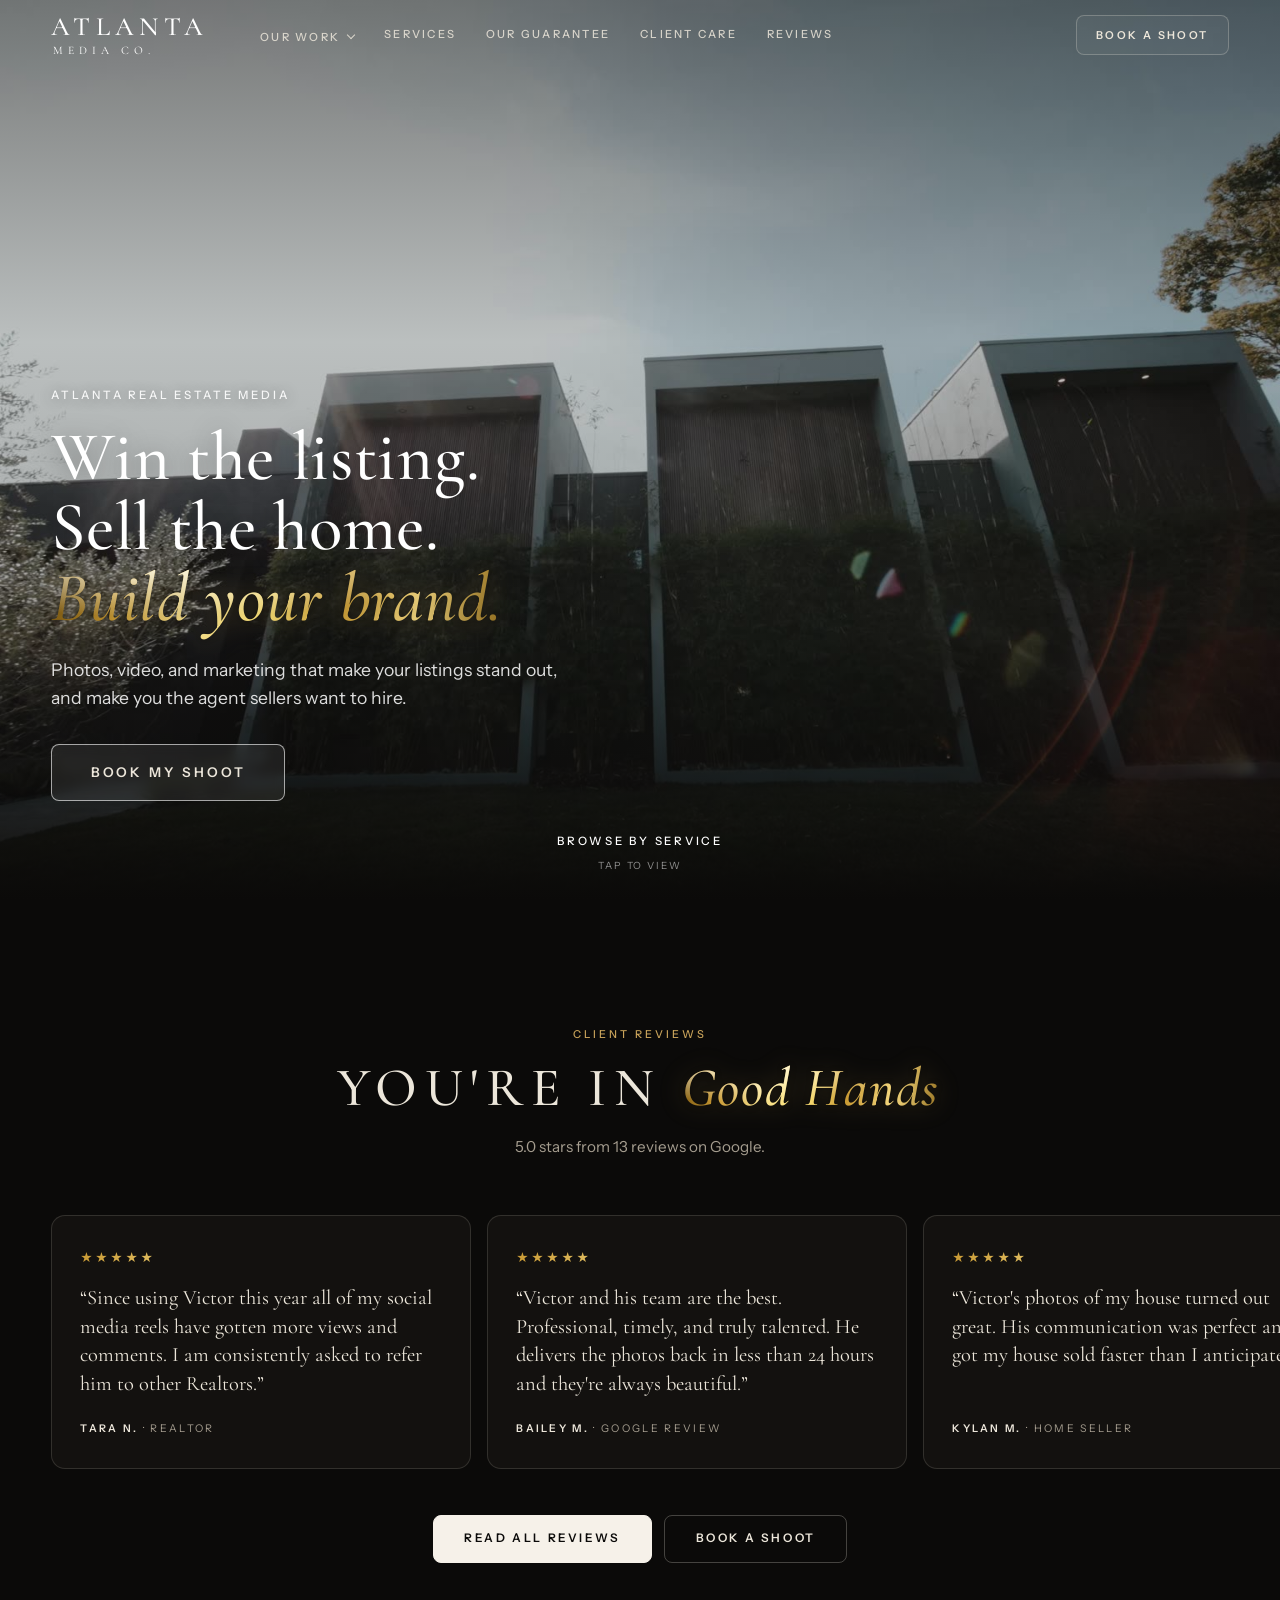
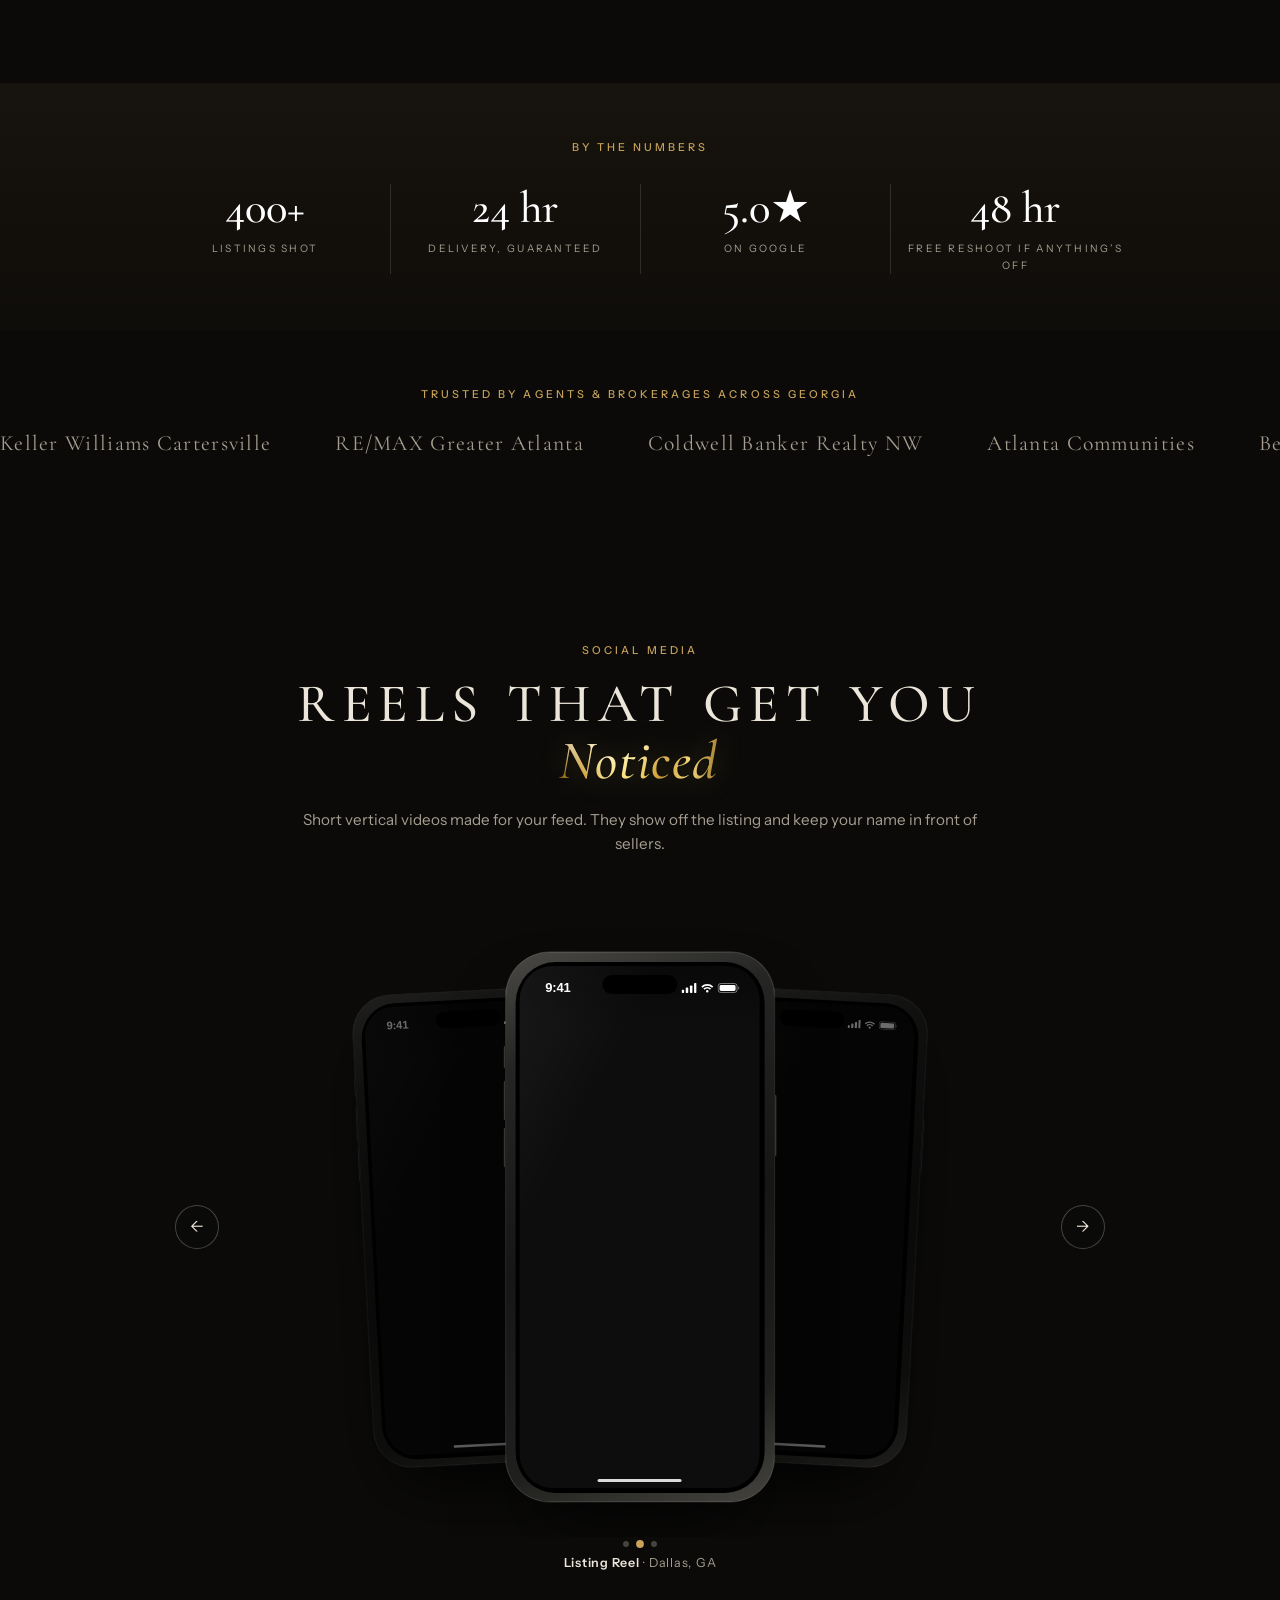
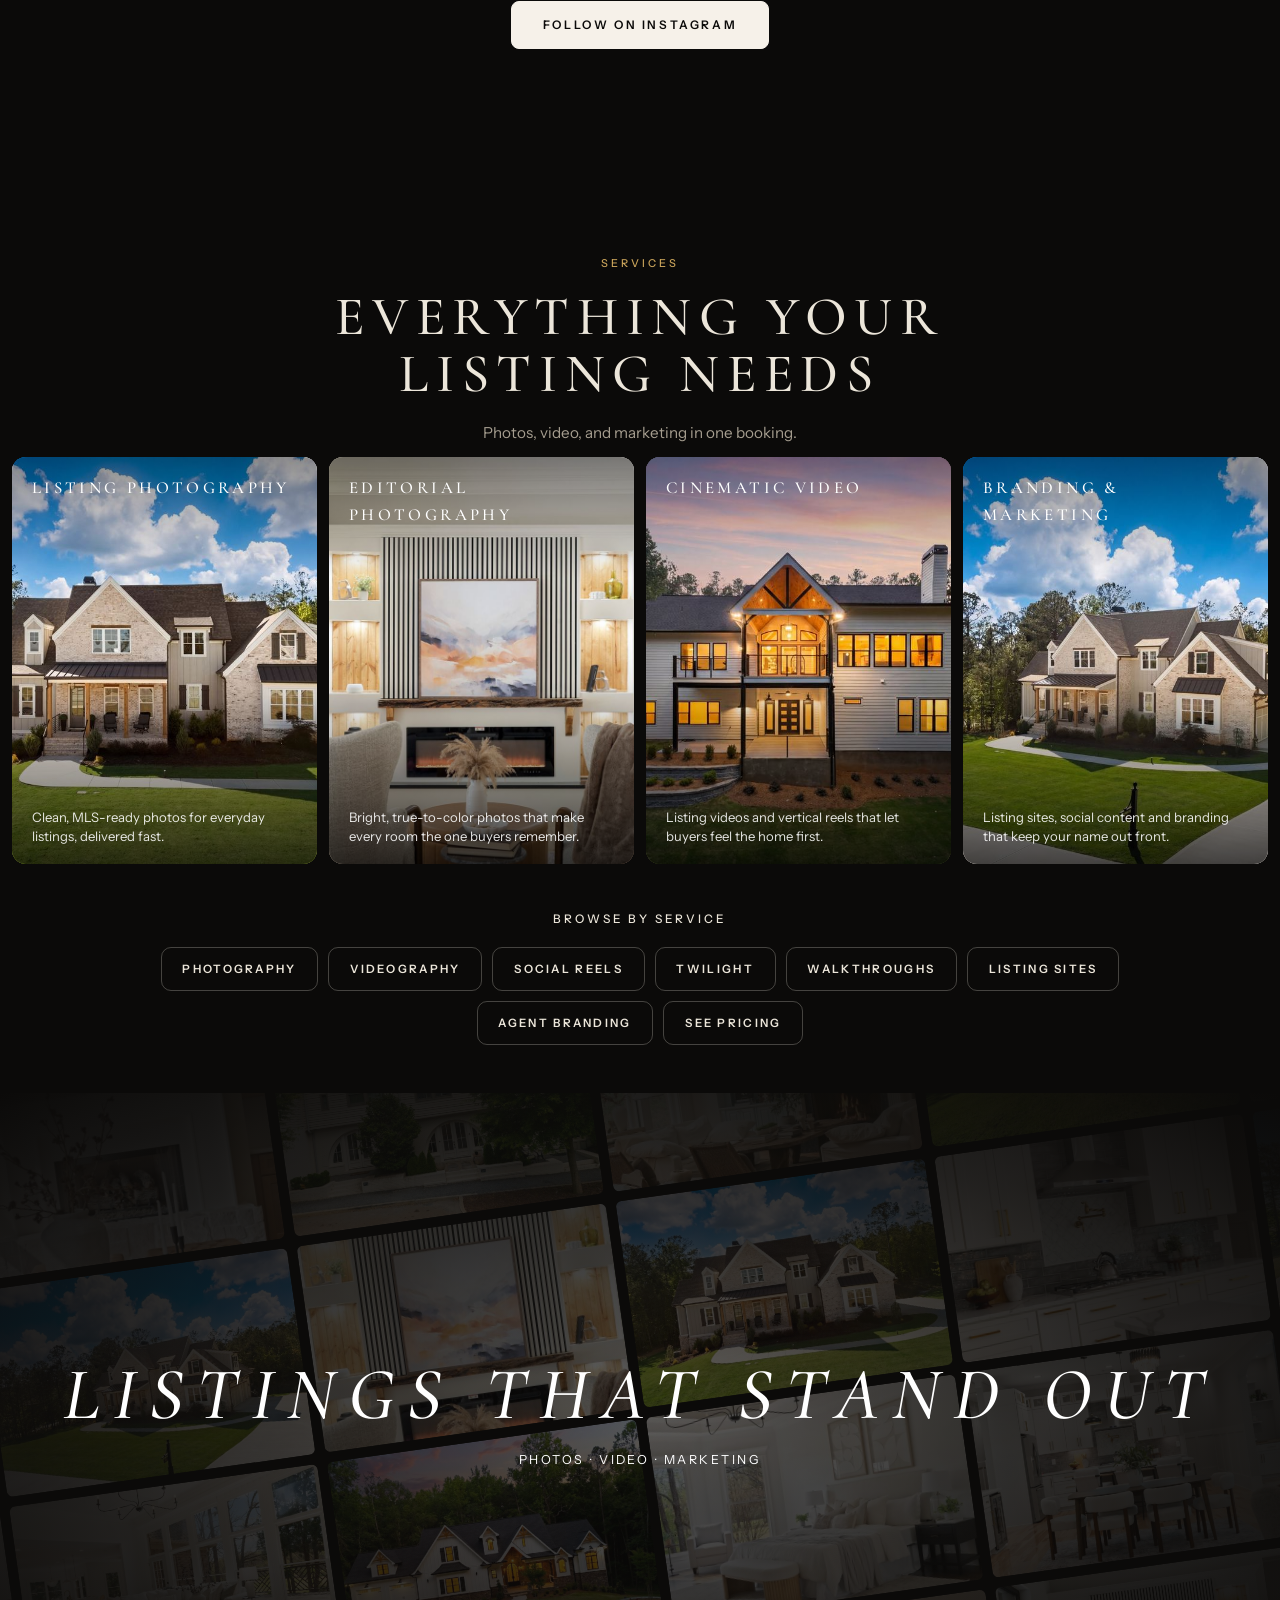
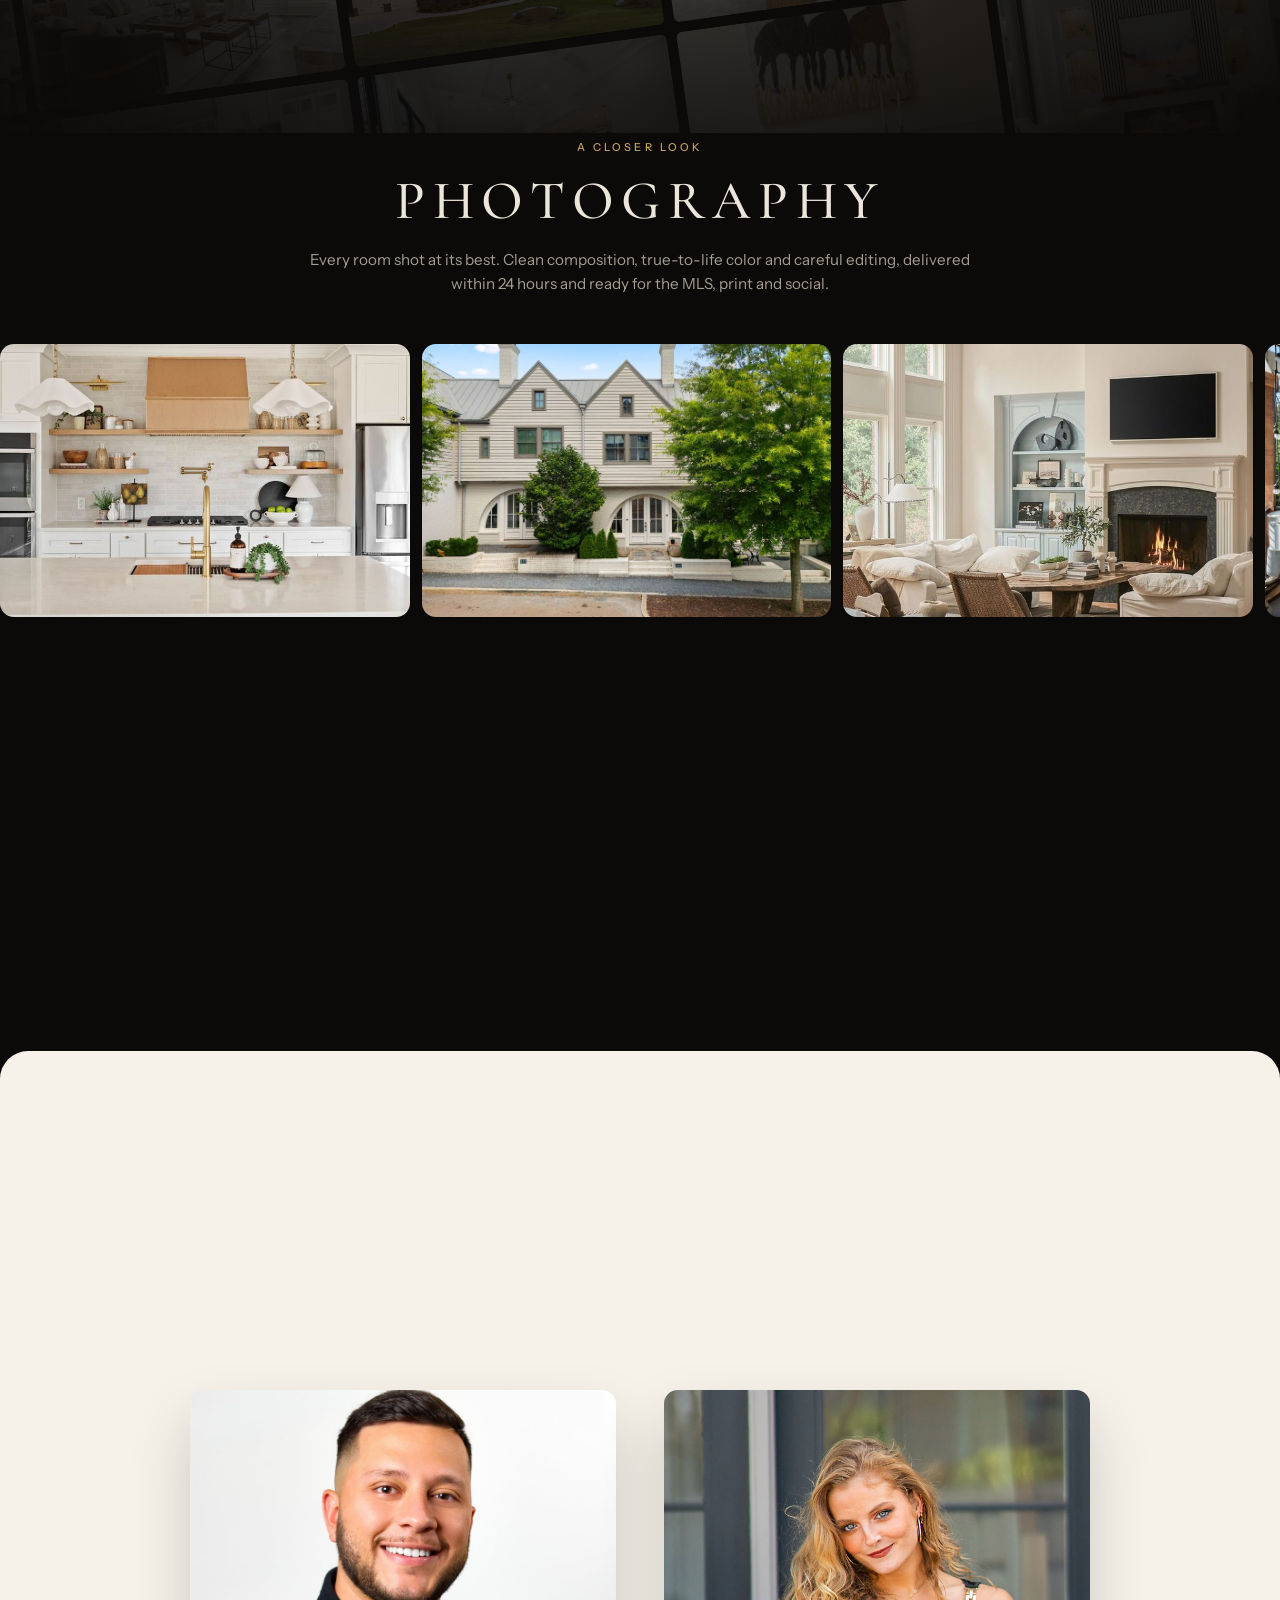
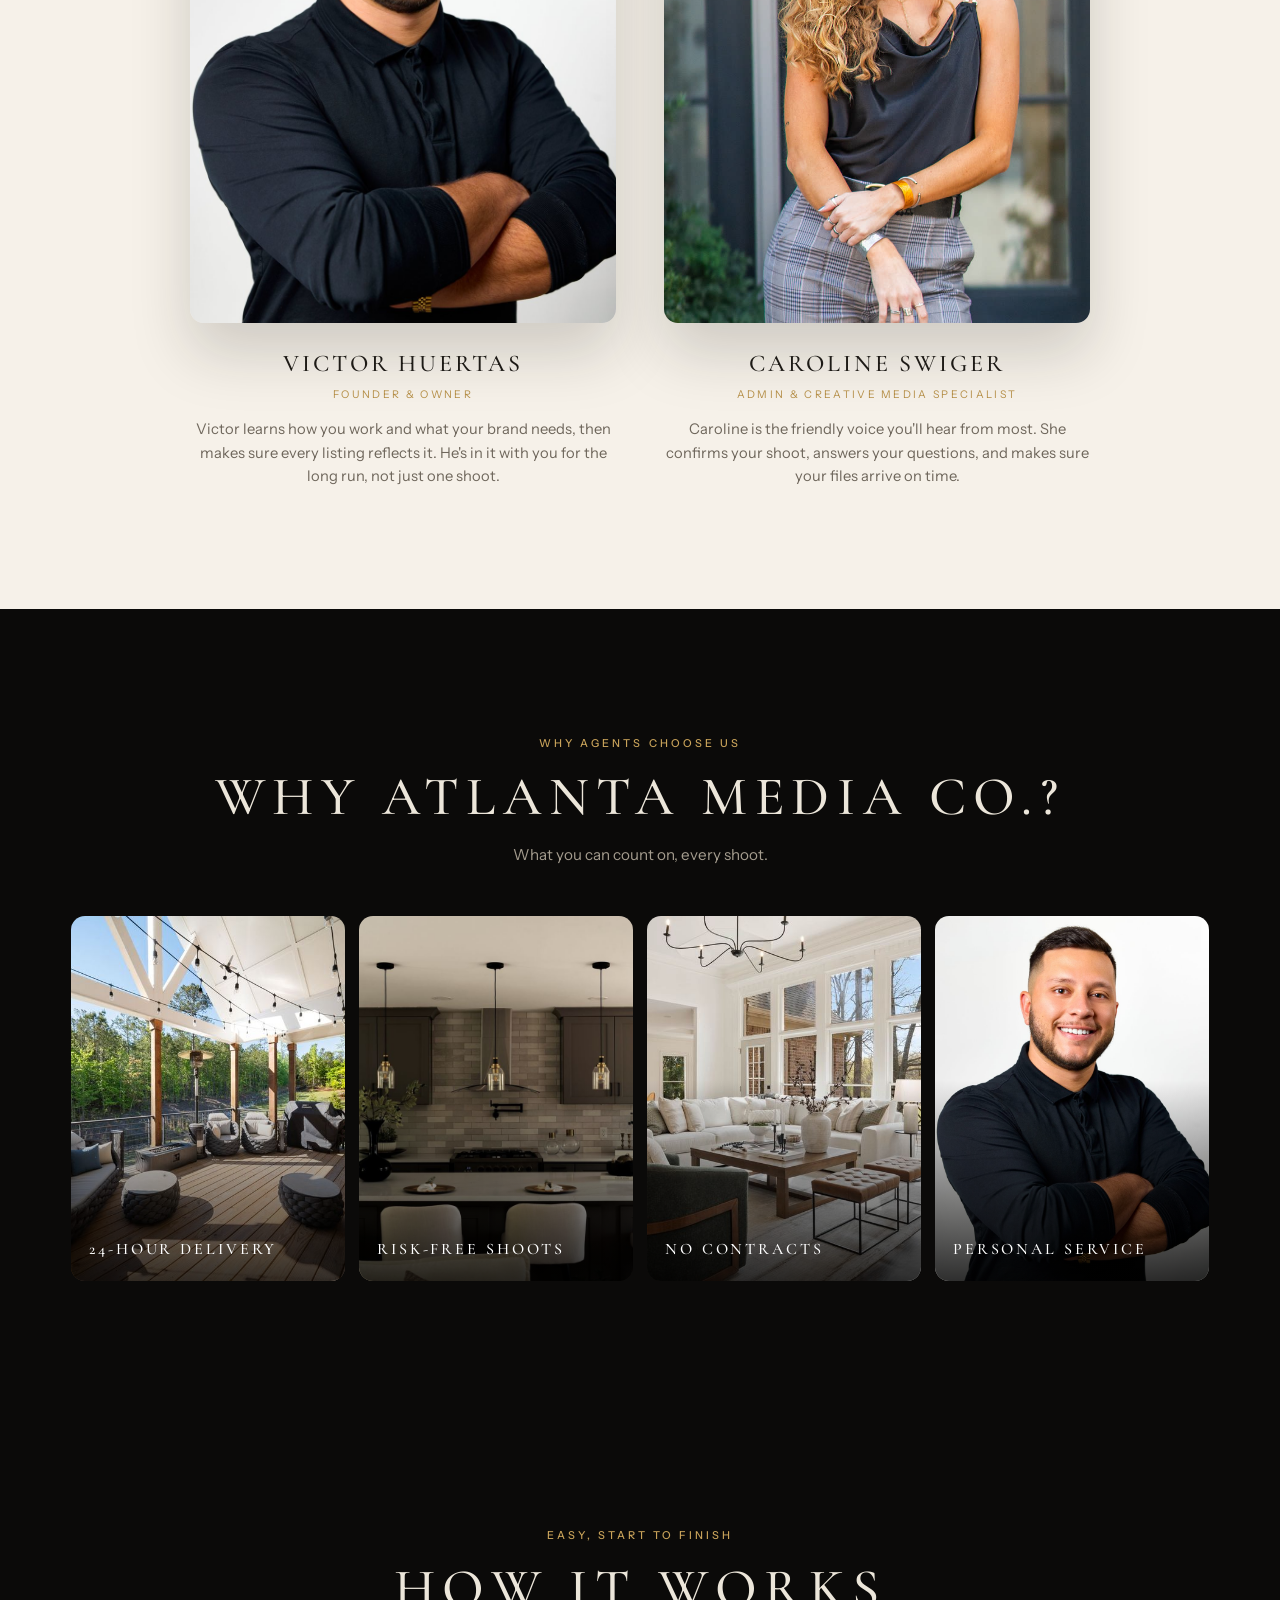
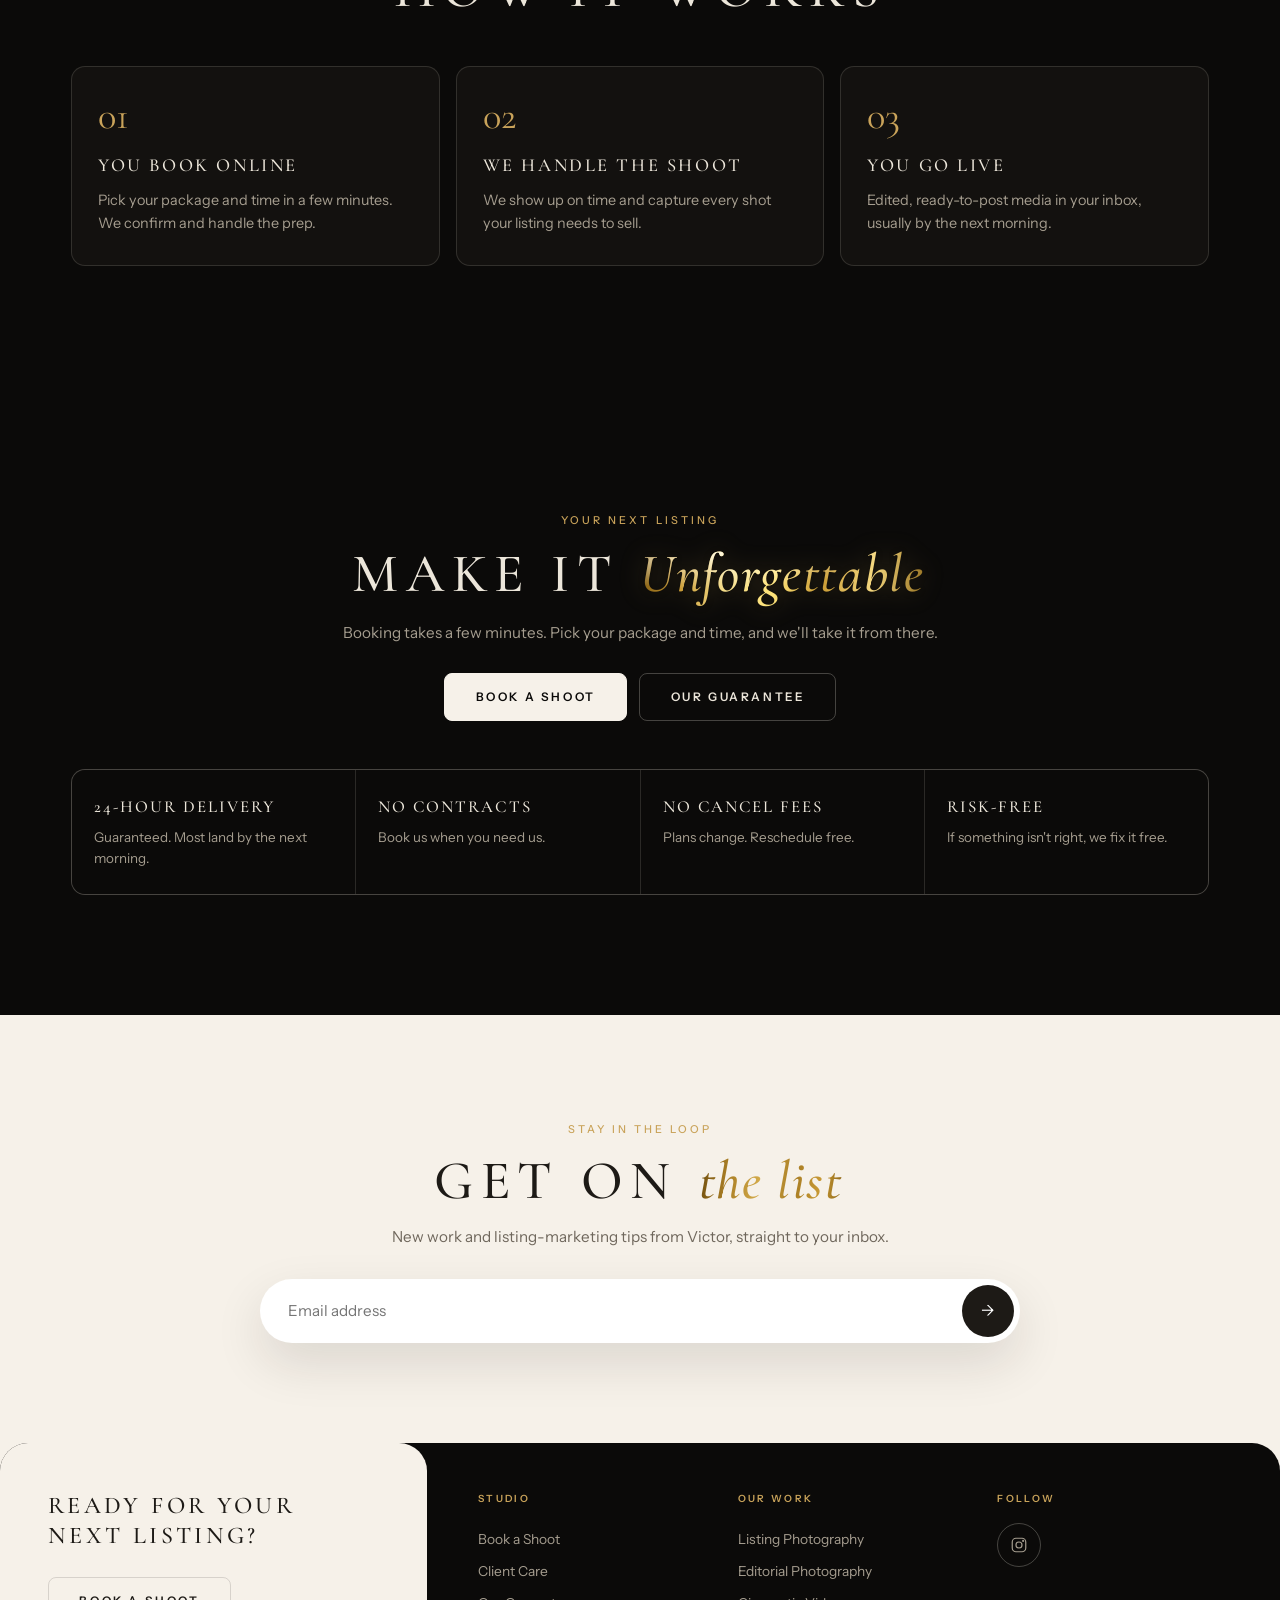
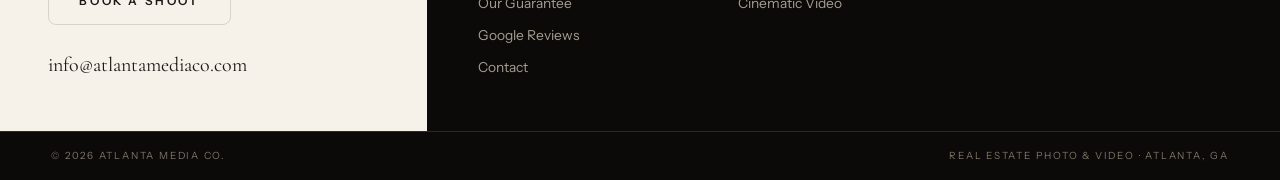
<file: index.html>
<!DOCTYPE html>
<html lang="en">
<head>
<meta charset="UTF-8">
<meta name="viewport" content="width=device-width, initial-scale=1.0">
<title>Atlanta Media Co. — Real Estate Photo &amp; Video</title>
<meta name="description" content="Photo, video, and marketing for Atlanta &amp; North Georgia agents. Help your listings stand out, sell, and build your brand.">
<meta property="og:type" content="website">
<meta property="og:url" content="https://atlantamediaco.com/">
<meta property="og:title" content="Atlanta Media Co. — Real Estate Photo &amp; Video">
<meta property="og:description" content="Photo, video, and marketing for Atlanta &amp; North Georgia agents. Help your listings stand out, sell, and build your brand.">
<meta property="og:image" content="https://atlantamediaco.com/share-card.jpg">
<meta property="og:image:width" content="1200">
<meta property="og:image:height" content="630">
<meta name="twitter:card" content="summary_large_image">
<meta name="twitter:image" content="https://atlantamediaco.com/share-card.jpg">
<link rel="preconnect" href="https://fonts.googleapis.com">
<link rel="preconnect" href="https://fonts.gstatic.com" crossorigin>
<link href="https://fonts.googleapis.com/css2?family=Cormorant+Garamond:ital,wght@0,400;0,500;0,600;1,400;1,500&family=Instrument+Sans:wght@400;500;600&display=swap" rel="stylesheet">
<link rel="stylesheet" href="/styles.css?v=24">
</head>
<body id="top">

<!-- HERO -->
<section class="hero intro">
  <div class="hero-media" style="background-image:url(hero-poster.jpg)">
    <iframe src="https://player.vimeo.com/video/1220375566?h=3c1de00dcf&background=1&autoplay=1&loop=1&muted=1&autopause=0" allow="autoplay; fullscreen" title="Atlanta Media Co. showreel"></iframe>
  </div>
  <div class="hero-in">
    <p class="tagline he d1">Atlanta Real Estate Media</p>
    <h1 class="he d2">Win the listing.<br>Sell the home.<br><em>Build your brand.</em></h1>
    <p class="lede he d3">Photos, video, and marketing that make your listings stand out, and make you the agent sellers want to hire.</p>
    <div class="btns he d4">
      <a class="btn btn-glass" href="https://order.atlantamediaco.com/order/atlmediaco/media">Book My Shoot</a>
    </div>
  </div>
  <a class="hero-foot he d4" href="#services"><span class="caps">Browse by Service</span><small>Tap to view</small></a>
</section>

<!-- REVIEWS -->
<section id="reviews" class="sec">
  <div class="wrap sec-head rv">
    <span class="eyebrow">Client reviews</span>
    <h2 class="h-lg">You're in <em>Good Hands</em></h2>
    <p>5.0 stars from 13 reviews on Google.</p>
  </div>
  <div class="reviews">
    <article class="review"><span class="stars">★★★★★</span><q>Since using Victor this year all of my social media reels have gotten more views and comments. I am consistently asked to refer him to other Realtors.</q><span class="who"><b>Tara N.</b> · Realtor</span></article>
    <article class="review"><span class="stars">★★★★★</span><q>Victor and his team are the best. Professional, timely, and truly talented. He delivers the photos back in less than 24 hours and they're always beautiful.</q><span class="who"><b>Bailey M.</b> · Google review</span></article>
    <article class="review"><span class="stars">★★★★★</span><q>Victor's photos of my house turned out great. His communication was perfect and got my house sold faster than I anticipated.</q><span class="who"><b>Kylan M.</b> · Home seller</span></article>
    <article class="review"><span class="stars">★★★★★</span><q>They're professional, reliable, on time, have quick turnaround times, and are incredibly easy to work and communicate with.</q><span class="who"><b>Bob C.</b> · Google review</span></article>
    <article class="review"><span class="stars">★★★★★</span><q>Victor made beautiful photos of my listing. He listened to what I wanted and delivered that and more.</q><span class="who"><b>Alicia T.</b> · Google review</span></article>
    <article class="review"><span class="stars">★★★★★</span><q>He was so quick to get me my photos back and I was so pleasantly surprised at the editing! 11/10!</q><span class="who"><b>Annie B.</b> · Google review</span></article>
    <article class="review"><span class="stars">★★★★★</span><q>It's rare to come across someone who's both dependable and so easy to work with.</q><span class="who"><b>N'evaeh W.</b> · Google review</span></article>
  </div>
  <div class="btns" style="margin-top:36px">
    <a class="btn btn-solid" href="https://maps.google.com/?cid=7793355568307794385">Read All Reviews</a>
    <a class="btn" href="https://order.atlantamediaco.com/order/atlmediaco/media">Book a Shoot</a>
  </div>
</section>

<!-- STATS -->
<section class="stats">
  <span class="eyebrow">By the numbers</span>
  <div class="stat-row">
    <div class="stat"><b>400+</b><span>Listings shot</span></div>
    <div class="stat"><b>24 hr</b><span>Delivery, guaranteed</span></div>
    <div class="stat"><b>5.0★</b><span>On Google</span></div>
    <div class="stat"><b>48 hr</b><span>Free reshoot if anything&rsquo;s off</span></div>
  </div>
</section>

<!-- TRUSTED BY -->
<section class="trusted">
  <span class="eyebrow">Trusted by agents &amp; brokerages across Georgia</span>
  <div class="mq"><span>Keller Williams Cartersville</span><span>RE/MAX Greater Atlanta</span><span>Coldwell Banker Realty NW</span><span>Atlanta Communities</span><span>Berkshire Hathaway</span><span>Compass</span></div>
</section>

<!-- SOCIAL REELS -->
<section id="closer" class="sec">
  <div class="wrap sec-head rv">
    <span class="eyebrow">Social media</span>
    <h2 class="h-lg">Reels That Get You <em>Noticed</em></h2>
    <p>Short vertical videos made for your feed. They show off the listing and keep your name in front of sellers.</p>
  </div>
  <div class="stack-wrap"><div class="iphones stack" data-iphones="0,1,4"></div></div>
  <div class="btns" style="margin-top:28px">
    <a class="btn btn-solid" href="#" data-ig>Follow on Instagram</a>
  </div>
</section>

<!-- SERVICE CARDS -->
<section class="sec tight" style="padding-bottom:0">
  <div class="wrap sec-head rv">
    <span class="eyebrow">Services</span>
    <h2 class="h-lg">Everything Your Listing Needs</h2>
    <p>Photos, video, and marketing in one booking.</p>
  </div>
</section>
<div id="services" class="cards">
  <a class="card rv" href="listing-photography" style="background-image:url(thumbs/li-02.jpg)"><h3>Listing Photography</h3><p>Clean, MLS-ready photos for everyday listings, delivered fast.</p></a>
  <a class="card rv" href="editorial-photography" style="background-image:url(thumbs/ed-08.jpg)"><h3>Editorial Photography</h3><p>Bright, true-to-color photos that make every room the one buyers remember.</p></a>
  <a class="card rv" href="cinematic-video" style="background-image:url(thumbs/li-01.jpg)"><h3>Cinematic Video</h3><p>Listing videos and vertical reels that let buyers feel the home first.</p></a>
  <a class="card rv" href="#closer" style="background-image:url(thumbs/li-46.jpg)"><h3>Branding &amp; Marketing</h3><p>Listing sites, social content and branding that keep your name out front.</p></a>
</div>

<div class="chipbar">
  <p class="caps">Browse by Service</p>
  <div class="chips">
    <a class="chip" href="listing-photography">Photography</a>
    <a class="chip" href="cinematic-video">Videography</a>
    <a class="chip" href="cinematic-video">Social Reels</a>
    <a class="chip" href="editorial-photography">Twilight</a>
    <a class="chip" href="cinematic-video">Walkthroughs</a>
    <a class="chip" href="#closer">Listing Sites</a>
    <a class="chip" href="#closer">Agent Branding</a>
    <a class="chip" href="https://order.atlantamediaco.com/order/atlmediaco/media">See Pricing</a>
  </div>
</div>

<!-- COLLAGE BAND -->
<section class="collage">
  <div class="collage-grid" aria-hidden="true">
    <img src="thumbs/li-01.jpg" alt=""><img src="thumbs/ed-03.jpg" alt=""><img src="thumbs/li-13.jpg" alt=""><img src="thumbs/ed-41.jpg" alt=""><img src="thumbs/li-44.jpg" alt=""><img src="thumbs/ed-14.jpg" alt="">
    <img src="thumbs/li-11.jpg" alt=""><img src="thumbs/li-46.jpg" alt=""><img src="thumbs/ed-08.jpg" alt=""><img src="thumbs/li-02.jpg" alt=""><img src="thumbs/ed-29.jpg" alt=""><img src="thumbs/li-40.jpg" alt="">
    <img src="thumbs/ed-22.jpg" alt=""><img src="thumbs/li-29.jpg" alt=""><img src="thumbs/li-50.jpg" alt=""><img src="thumbs/ed-36.jpg" alt=""><img src="thumbs/li-21.jpg" alt=""><img src="thumbs/ed-02.jpg" alt="">
    <img src="thumbs/li-35.jpg" alt=""><img src="thumbs/ed-17.jpg" alt=""><img src="thumbs/li-48.jpg" alt=""><img src="thumbs/ed-10.jpg" alt=""><img src="thumbs/li-17.jpg" alt=""><img src="thumbs/li-43.jpg" alt="">
  </div>
  <div class="rv">
    <h2 class="h-xl">Listings That Stand Out</h2>
    <p>Photos · Video · Marketing</p>
  </div>
</section>

<!-- CLOSER LOOK: PHOTO -->
<section class="sec" style="padding-top:0">
  <div class="wrap sec-head rv">
    <span class="eyebrow">A closer look</span>
    <h2 class="h-lg">Photography</h2>
    <p>Every room shot at its best. Clean composition, true-to-life color and careful editing, delivered within 24 hours and ready for the MLS, print and social.</p>
  </div>
  <div class="strip rv">
    <a href="editorial-photography"><img src="thumbs/ed-02.jpg" alt="" loading="lazy"></a>
    <a href="listing-photography"><img src="thumbs/li-13.jpg" alt="" loading="lazy"></a>
    <a href="editorial-photography"><img src="thumbs/ed-41.jpg" alt="" loading="lazy"></a>
    <a href="listing-photography"><img src="thumbs/li-11.jpg" alt="" loading="lazy"></a>
    <a href="editorial-photography"><img src="thumbs/ed-14.jpg" alt="" loading="lazy"></a>
    <a href="listing-photography"><img src="thumbs/li-44.jpg" alt="" loading="lazy"></a>
    <a href="editorial-photography"><img src="thumbs/ed-29.jpg" alt="" loading="lazy"></a>
    <a href="listing-photography"><img src="thumbs/li-50.jpg" alt="" loading="lazy"></a>
  </div>
  <div class="wrap split rv">
    <div>
      <h3 class="h-md">Editorial &amp; Listing Photography</h3>
      <p class="sub">Bright, crisp + true to life</p>
      <p>Editorial photography for listings that deserve the full treatment: interiors, exteriors and twilight. Listing photography for everyday listings: consistent quality and fast turnaround, so you can go live sooner.</p>
    </div>
    <div>
      <div class="checks">
        <div class="check">Delivered within 24 hours, guaranteed</div>
        <div class="check">Interiors, exteriors + twilight</div>
        <div class="check">MLS-ready, print-ready, social-ready</div>
      </div>
      <div class="btns">
        <a class="btn" href="editorial-photography">Editorial Work</a>
        <a class="btn" href="listing-photography">Listing Work</a>
      </div>
    </div>
  </div>
</section>

<!-- PEOPLE -->
<section class="sec band-cream round-top">
  <div class="wrap">
    <div class="sec-head rv">
      <span class="eyebrow">The people behind every shoot</span>
      <h2 class="h-lg">Victor <span class="gold">+</span> Caroline</h2>
      <p>Atlanta Media Co. is owner-run. Victor shoots your listings himself, and Caroline makes sure everything around the shoot runs smoothly.</p>
    </div>
    <div class="people">
      <div class="person rv"><img src="victor.jpg" alt="Victor Huertas"><h3>Victor Huertas</h3><span class="role">Founder &amp; Owner</span><p>Victor learns how you work and what your brand needs, then makes sure every listing reflects it. He's in it with you for the long run, not just one shoot.</p></div>
      <div class="person rv"><img src="caroline.jpg" alt="Caroline Swiger"><h3>Caroline Swiger</h3><span class="role">Admin &amp; Creative Media Specialist</span><p>Caroline is the friendly voice you'll hear from most. She confirms your shoot, answers your questions, and makes sure your files arrive on time.</p></div>
    </div>
  </div>
</section>

<!-- WHY -->
<section class="sec">
  <div class="wrap">
    <div class="sec-head rv">
      <span class="eyebrow">Why agents choose us</span>
      <h2 class="h-lg">Why Atlanta Media Co.?</h2>
      <p>What you can count on, every shoot.</p>
    </div>
    <div class="tiles">
      <div class="tile rv"><img src="thumbs/li-11.jpg" alt=""><h3>24-Hour Delivery</h3><p>Guaranteed. Most listings land in your inbox by the next morning.</p></div>
      <div class="tile rv"><img src="thumbs/ed-14.jpg" alt=""><h3>Risk-Free Shoots</h3><p>If something isn't right, we come back and reshoot at no charge within 48 hours.</p></div>
      <div class="tile rv"><img src="thumbs/li-29.jpg" alt=""><h3>No Contracts</h3><p>Book us when you need us. Reschedule without paying extra.</p></div>
      <div class="tile rv"><img src="victor.jpg" alt=""><h3>Personal Service</h3><p>You're a partner, not a ticket number. We learn your style and look out for your brand.</p></div>
    </div>
  </div>
</section>

<!-- HOW IT WORKS -->
<section class="sec" style="background:var(--ink)">
  <div class="wrap">
    <div class="sec-head rv">
      <span class="eyebrow">Easy, start to finish</span>
      <h2 class="h-lg">How It Works</h2>
    </div>
    <div class="steps">
      <div class="step rv"><div class="n">01</div><h3>You book online</h3><p>Pick your package and time in a few minutes. We confirm and handle the prep.</p></div>
      <div class="step rv"><div class="n">02</div><h3>We handle the shoot</h3><p>We show up on time and capture every shot your listing needs to sell.</p></div>
      <div class="step rv"><div class="n">03</div><h3>You go live</h3><p>Edited, ready-to-post media in your inbox, usually by the next morning.</p></div>
    </div>
  </div>
</section>

<!-- FINAL CTA -->
<section class="sec">
  <div class="wrap">
    <div class="sec-head rv">
      <span class="eyebrow">Your next listing</span>
      <h2 class="h-lg">Make It <em>Unforgettable</em></h2>
      <p>Booking takes a few minutes. Pick your package and time, and we'll take it from there.</p>
      <div class="btns" style="margin-top:28px"><a class="btn btn-solid" href="https://order.atlantamediaco.com/order/atlmediaco/media">Book a Shoot</a><a class="btn" href="guarantee">Our Guarantee</a></div>
    </div>
    <div class="promises rv">
      <div class="promise"><b>24-hour delivery</b><span>Guaranteed. Most land by the next morning.</span></div>
      <div class="promise"><b>No contracts</b><span>Book us when you need us.</span></div>
      <div class="promise"><b>No cancel fees</b><span>Plans change. Reschedule free.</span></div>
      <div class="promise"><b>Risk-free</b><span>If something isn't right, we fix it free.</span></div>
    </div>
  </div>
</section>

<script src="/site.js?v=24"></script>

<!-- END-OF-YEAR PROMO POP-UP (Nov 1 - Dec 31) -->
<div class="promo" id="promo" role="dialog" aria-modal="true" aria-labelledby="promoTitle">
  <div class="promo-card">
    <button class="promo-x" id="promoX" aria-label="Close">&times;</button>
    <div class="promo-img"><span class="stamp">End-of-Year Promotion</span></div>
    <div class="promo-body">
      <span class="eyebrow">New here?</span>
      <h2 id="promoTitle">Your first listing, <em class="gold">50% off.</em></h2>
      <p class="lede">First time working with us? Sign up and we'll email you a code for 50% off photos or video on your first listing!</p>
      <form class="promo-form" id="promoForm">
        <div><label for="pFirst">First name</label><input id="pFirst" name="first" required autocomplete="given-name" /></div>
        <div><label for="pLast">Last name</label><input id="pLast" name="last" required autocomplete="family-name" /></div>
        <div class="wide"><label for="pPhone">Phone</label><input id="pPhone" name="phone" type="tel" required autocomplete="tel" /></div>
        <div class="wide"><label for="pEmail">Email</label><input id="pEmail" name="email" type="email" required autocomplete="email" /></div>
        <div class="full"><label for="pBrok">Brokerage</label><input id="pBrok" name="brokerage" required autocomplete="organization" /></div>
        <input class="promo-hp" name="website" tabindex="-1" autocomplete="off" aria-hidden="true" />
        <button type="submit" class="btn btn-solid full" id="promoBtn">Sign up <span>&rarr;</span></button>
        <p class="promo-err full" id="promoErr" role="alert"></p>
      </form>
      <p class="promo-fine">New clients only. One discounted shoot per agent. Sign up by December 31, 2026.</p>
      <div class="promo-done">
        <h2>Thank you, <em class="gold" id="promoName">friend</em>.</h2>
        <p>Your promo code is on its way to your inbox. We're excited to shoot your first listing together.</p>
        <button class="btn" id="promoClose">Back to the site</button>
      </div>
    </div>
  </div>
</div>
<script>
(function(){
  const promo=document.getElementById("promo");
  // Only runs Nov 1 – Dec 31
  const m=new Date().getMonth();
  const preview=location.search.includes("promo");
  if(!(m===10||m===11||preview)) return;
  try{ if(!preview && localStorage.getItem("amcPromoSeen")) return; }catch(e){}
  const open=()=>promo.classList.add("open");
  const close=()=>{ promo.classList.remove("open"); try{localStorage.setItem("amcPromoSeen","1")}catch(e){} };
  setTimeout(open,preview?2200:6000);
  document.getElementById("promoX").addEventListener("click",close);
  document.getElementById("promoClose").addEventListener("click",close);
  promo.addEventListener("click",e=>{ if(e.target===promo) close(); });
  document.addEventListener("keydown",e=>{ if(e.key==="Escape") close(); });
  // Google Apps Script web app that saves the sign-up and emails the code
  const SIGNUP_URL="https://script.google.com/macros/s/AKfycbyNx7cVzhuFtRhyBQZU1MleFRs783yyijyLL_11FT-eTNv6PX57iyNOmORC-CGyWYKjQA/exec";
  const form=document.getElementById("promoForm"),btn=document.getElementById("promoBtn"),err=document.getElementById("promoErr");
  form.addEventListener("submit",async e=>{
    e.preventDefault();
    btn.disabled=true; btn.firstChild.textContent="Sending… "; err.classList.remove("show");
    try{
      await fetch(SIGNUP_URL,{method:"POST",mode:"no-cors",body:new URLSearchParams(new FormData(form))});
      document.getElementById("promoName").textContent=document.getElementById("pFirst").value.trim()||"friend";
      promo.classList.add("sent");
      try{localStorage.setItem("amcPromoSeen","1")}catch(e){}
    }catch(x){
      err.textContent="Something went wrong. Please try again, or email info@atlantamediaco.com.";
      err.classList.add("show");
    }
    btn.disabled=false; btn.firstChild.textContent="Sign up ";
  });
})();
</script>
</body>
</html>
</file>
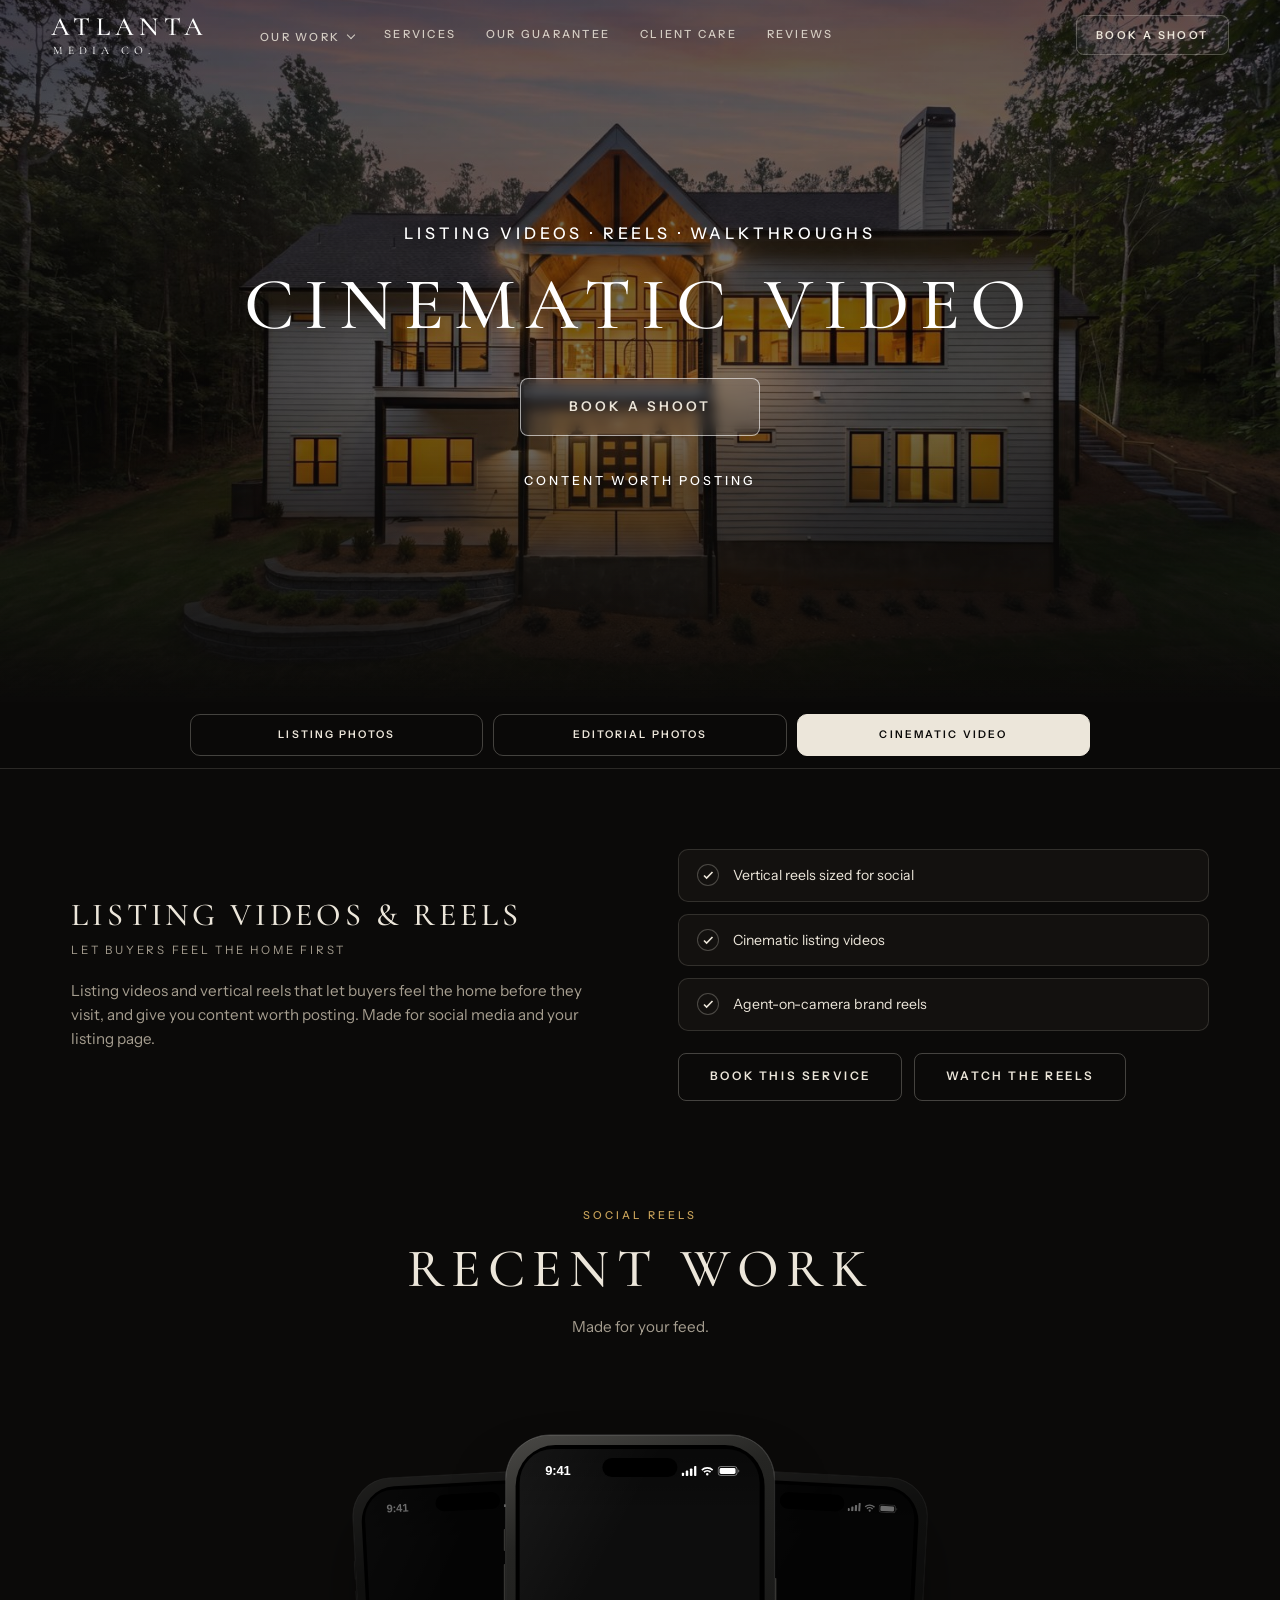
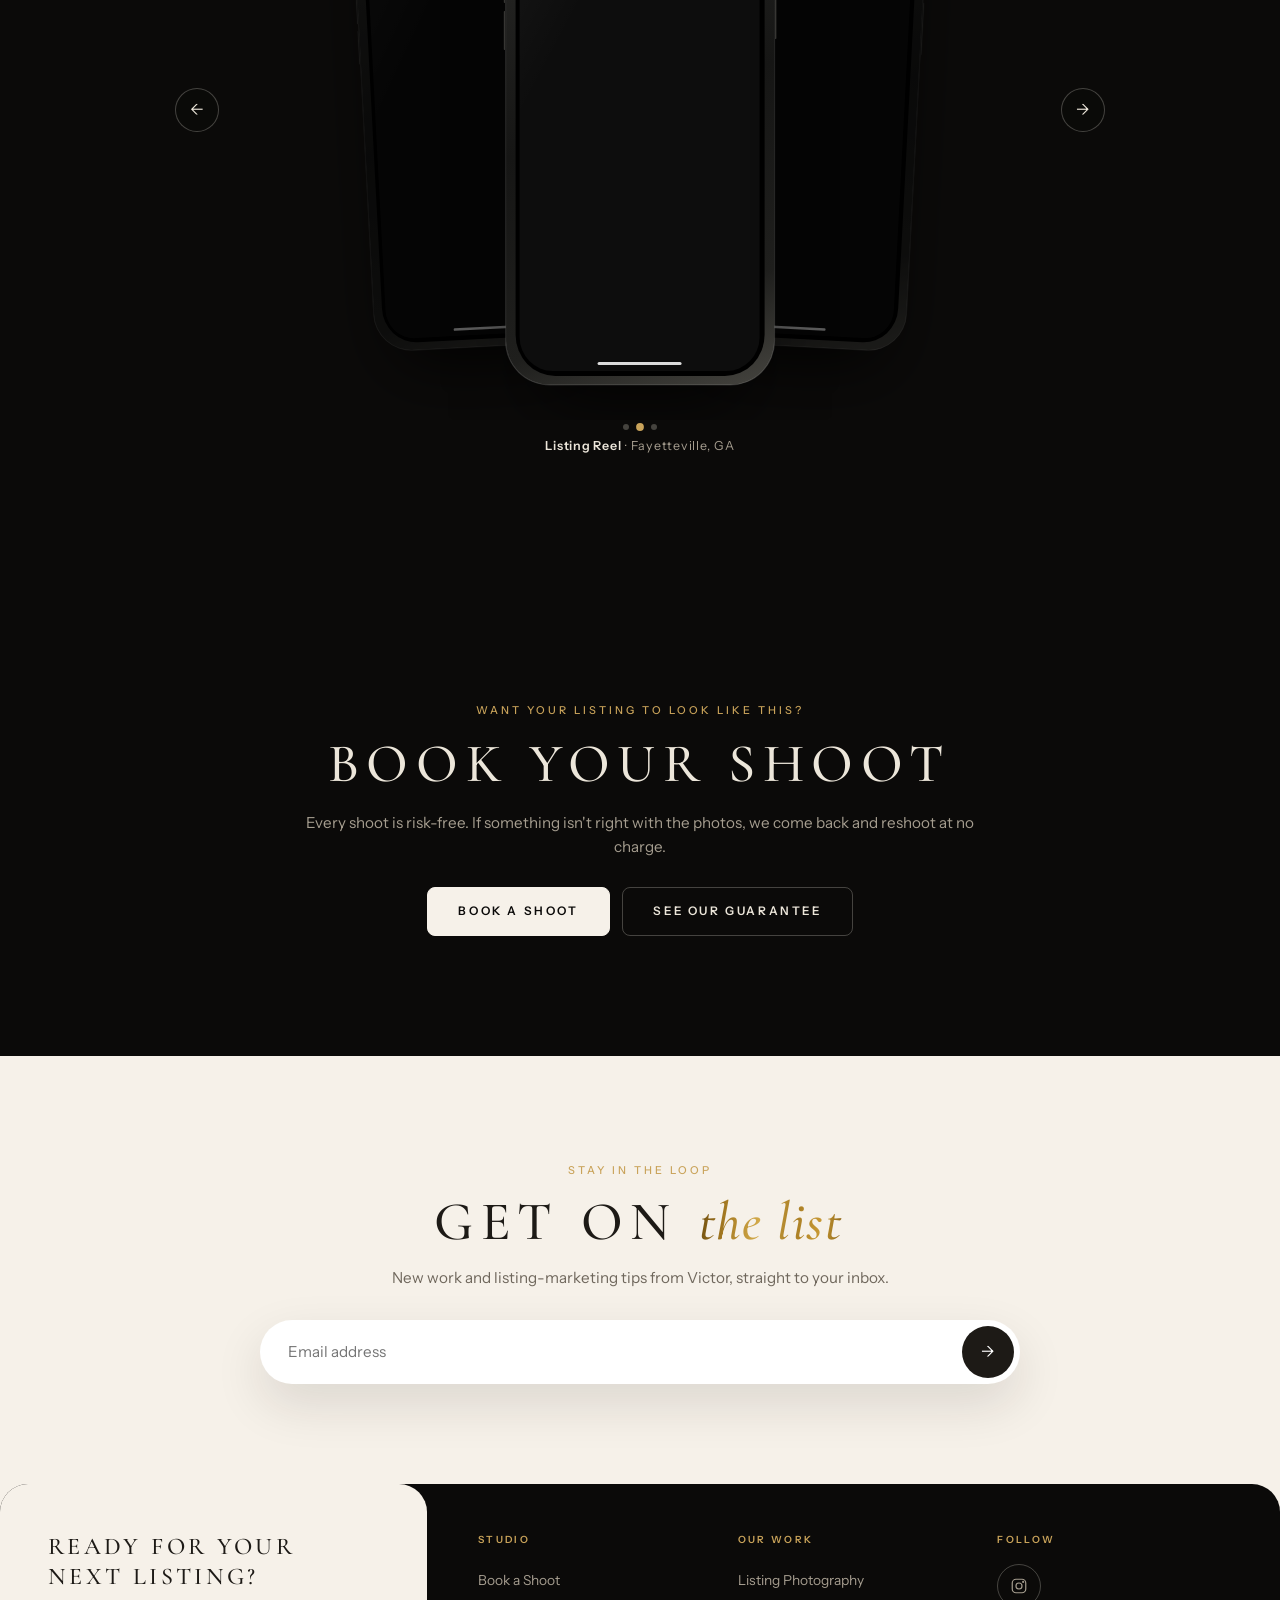
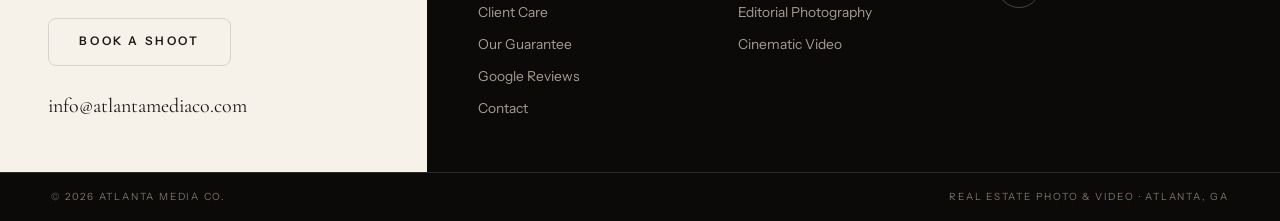
<file: cinematic-video.html>
<!DOCTYPE html>
<html lang="en">
<head>
<meta charset="UTF-8">
<meta name="viewport" content="width=device-width, initial-scale=1.0">
<title>Cinematic Video — Atlanta Media Co.</title>
<meta name="description" content="Cinematic listing videos and vertical social reels for Atlanta and North Georgia agents.">
<meta property="og:type" content="website">
<meta property="og:url" content="https://atlantamediaco.com/cinematic-video">
<meta property="og:title" content="Cinematic Video — Atlanta Media Co.">
<meta property="og:description" content="Cinematic listing videos and vertical social reels for Atlanta and North Georgia agents.">
<meta property="og:image" content="https://atlantamediaco.com/share-card.jpg">
<meta property="og:image:width" content="1200">
<meta property="og:image:height" content="630">
<meta name="twitter:card" content="summary_large_image">
<meta name="twitter:image" content="https://atlantamediaco.com/share-card.jpg">
<link rel="preconnect" href="https://fonts.googleapis.com">
<link rel="preconnect" href="https://fonts.gstatic.com" crossorigin>
<link href="https://fonts.googleapis.com/css2?family=Cormorant+Garamond:ital,wght@0,400;0,500;0,600;1,400;1,500&family=Instrument+Sans:wght@400;500;600&display=swap" rel="stylesheet">
<link rel="stylesheet" href="/styles.css?v=24">
</head>
<body id="top">

<section class="hero short">
  <div class="hero-media" style="background-image:url(li-01.jpg)">
    <iframe src="https://player.vimeo.com/video/1220375566?h=3c1de00dcf&background=1&autoplay=1&loop=1&muted=1&autopause=0" allow="autoplay; fullscreen" title="Atlanta Media Co. showreel"></iframe>
  </div>
  <p class="tagline">Listing Videos · Reels · Walkthroughs</p>
  <h1 class="h-xl" style="margin-top:1.2rem">Cinematic Video</h1>
  <div class="btns"><a class="btn btn-glass" href="https://order.atlantamediaco.com/order/atlmediaco/media">Book a Shoot</a></div>
  <p class="tagline">Content worth posting</p>
</section>
<div class="subnav"><div class="chips"><a class="chip" href="listing-photography">Listing Photos</a><a class="chip" href="editorial-photography">Editorial Photos</a><a class="chip" href="cinematic-video">Cinematic Video</a></div></div>
<section class="sec tight">
  <div class="wrap split rv" style="margin-top:0">
    <div>
      <h2 class="h-md">Listing Videos &amp; Reels</h2>
      <p class="sub">Let buyers feel the home first</p>
      <p>Listing videos and vertical reels that let buyers feel the home before they visit, and give you content worth posting. Made for social media and your listing page.</p>
    </div>
    <div>
      <div class="checks"><div class="check">Vertical reels sized for social</div><div class="check">Cinematic listing videos</div><div class="check">Agent-on-camera brand reels</div></div>
      <div class="btns"><a class="btn" href="https://order.atlantamediaco.com/order/atlmediaco/media">Book This Service</a><a class="btn" href="#reels">Watch the Reels</a></div>
    </div>
  </div>
</section>
<section id="reels" class="sec" style="padding-top:20px">
  <div class="wrap sec-head rv"><span class="eyebrow">Social reels</span><h2 class="h-lg">Recent Work</h2><p>Made for your feed.</p></div>
  <div class="stack-wrap"><div class="iphones stack" data-iphones="2,3,4"></div></div>
</section>
<section class="sec">
  <div class="wrap sec-head rv">
    <span class="eyebrow">Want your listing to look like this?</span>
    <h2 class="h-lg">Book Your Shoot</h2>
    <p>Every shoot is risk-free. If something isn't right with the photos, we come back and reshoot at no charge.</p>
    <div class="btns" style="margin-top:28px"><a class="btn btn-solid" href="https://order.atlantamediaco.com/order/atlmediaco/media">Book a Shoot</a><a class="btn" href="guarantee">See Our Guarantee</a></div>
  </div>
</section>
<script src="/site.js?v=24"></script>
</body>
</html>
</file>
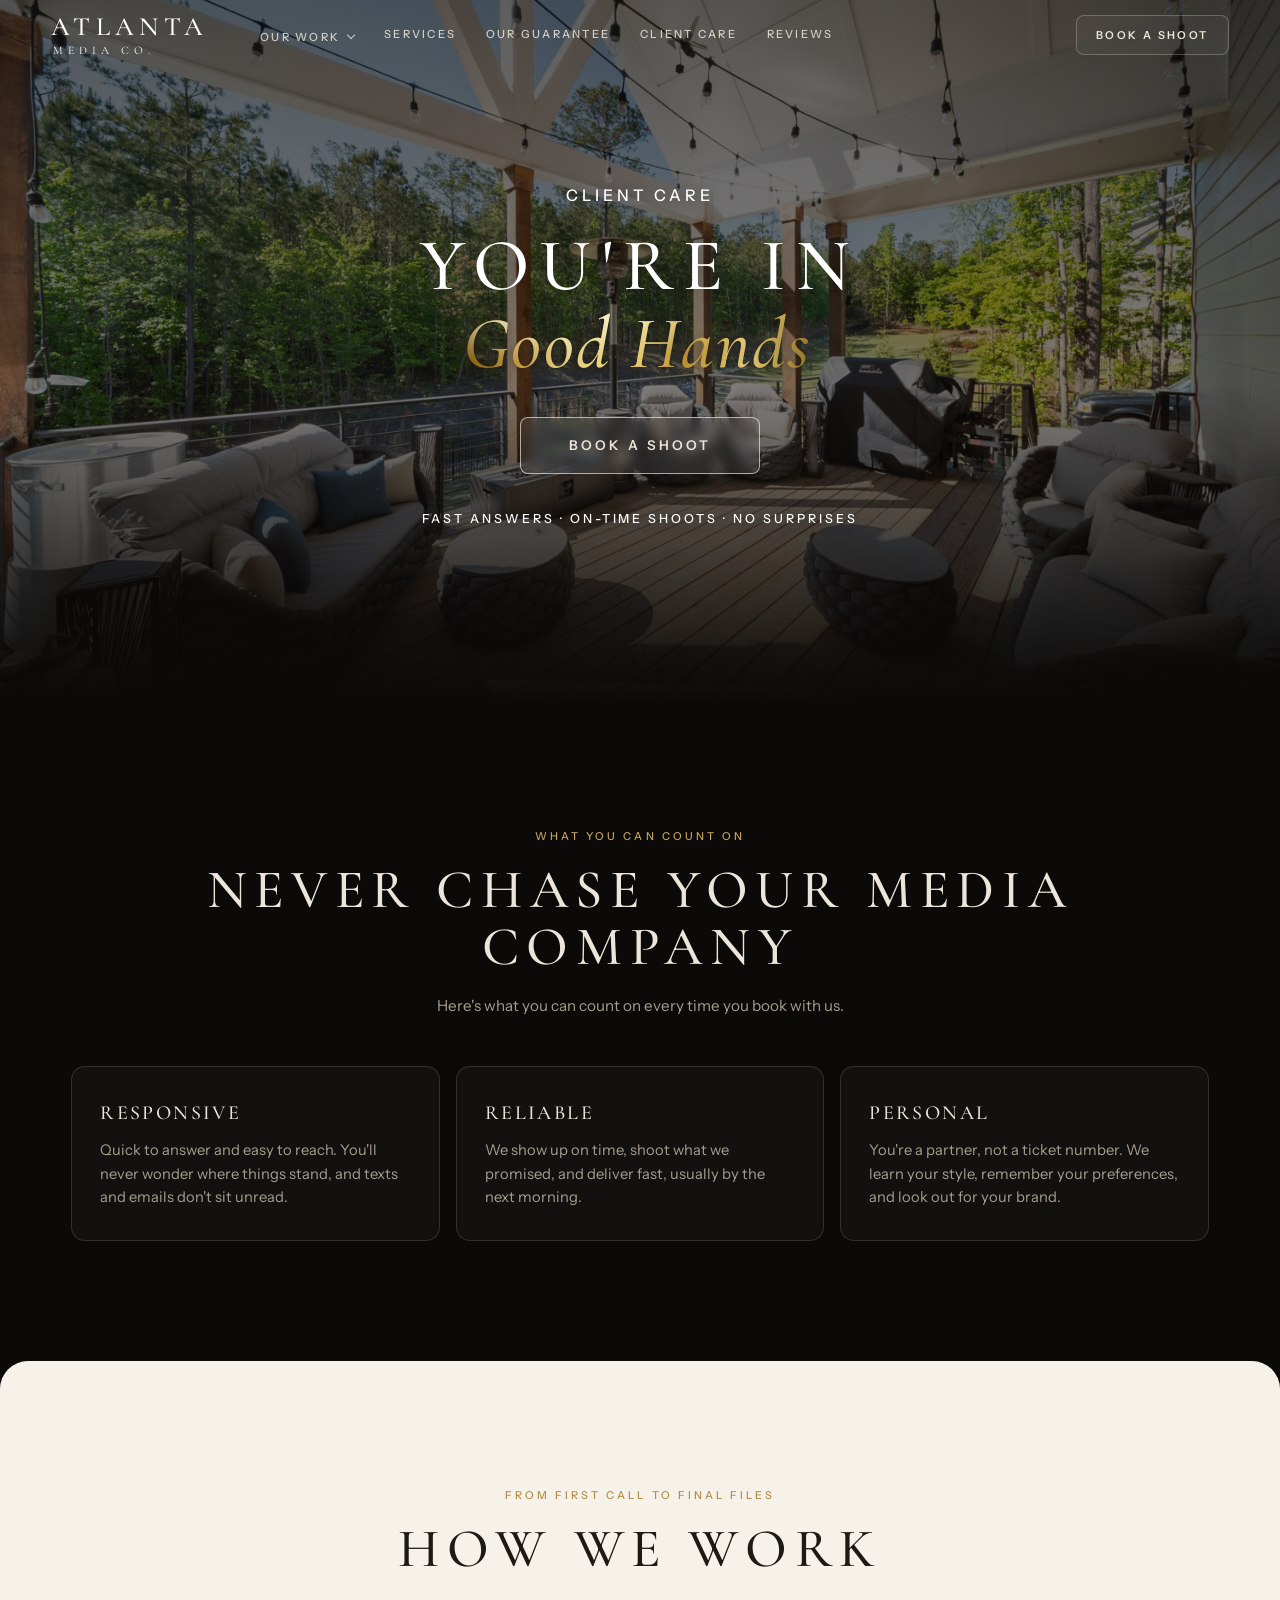
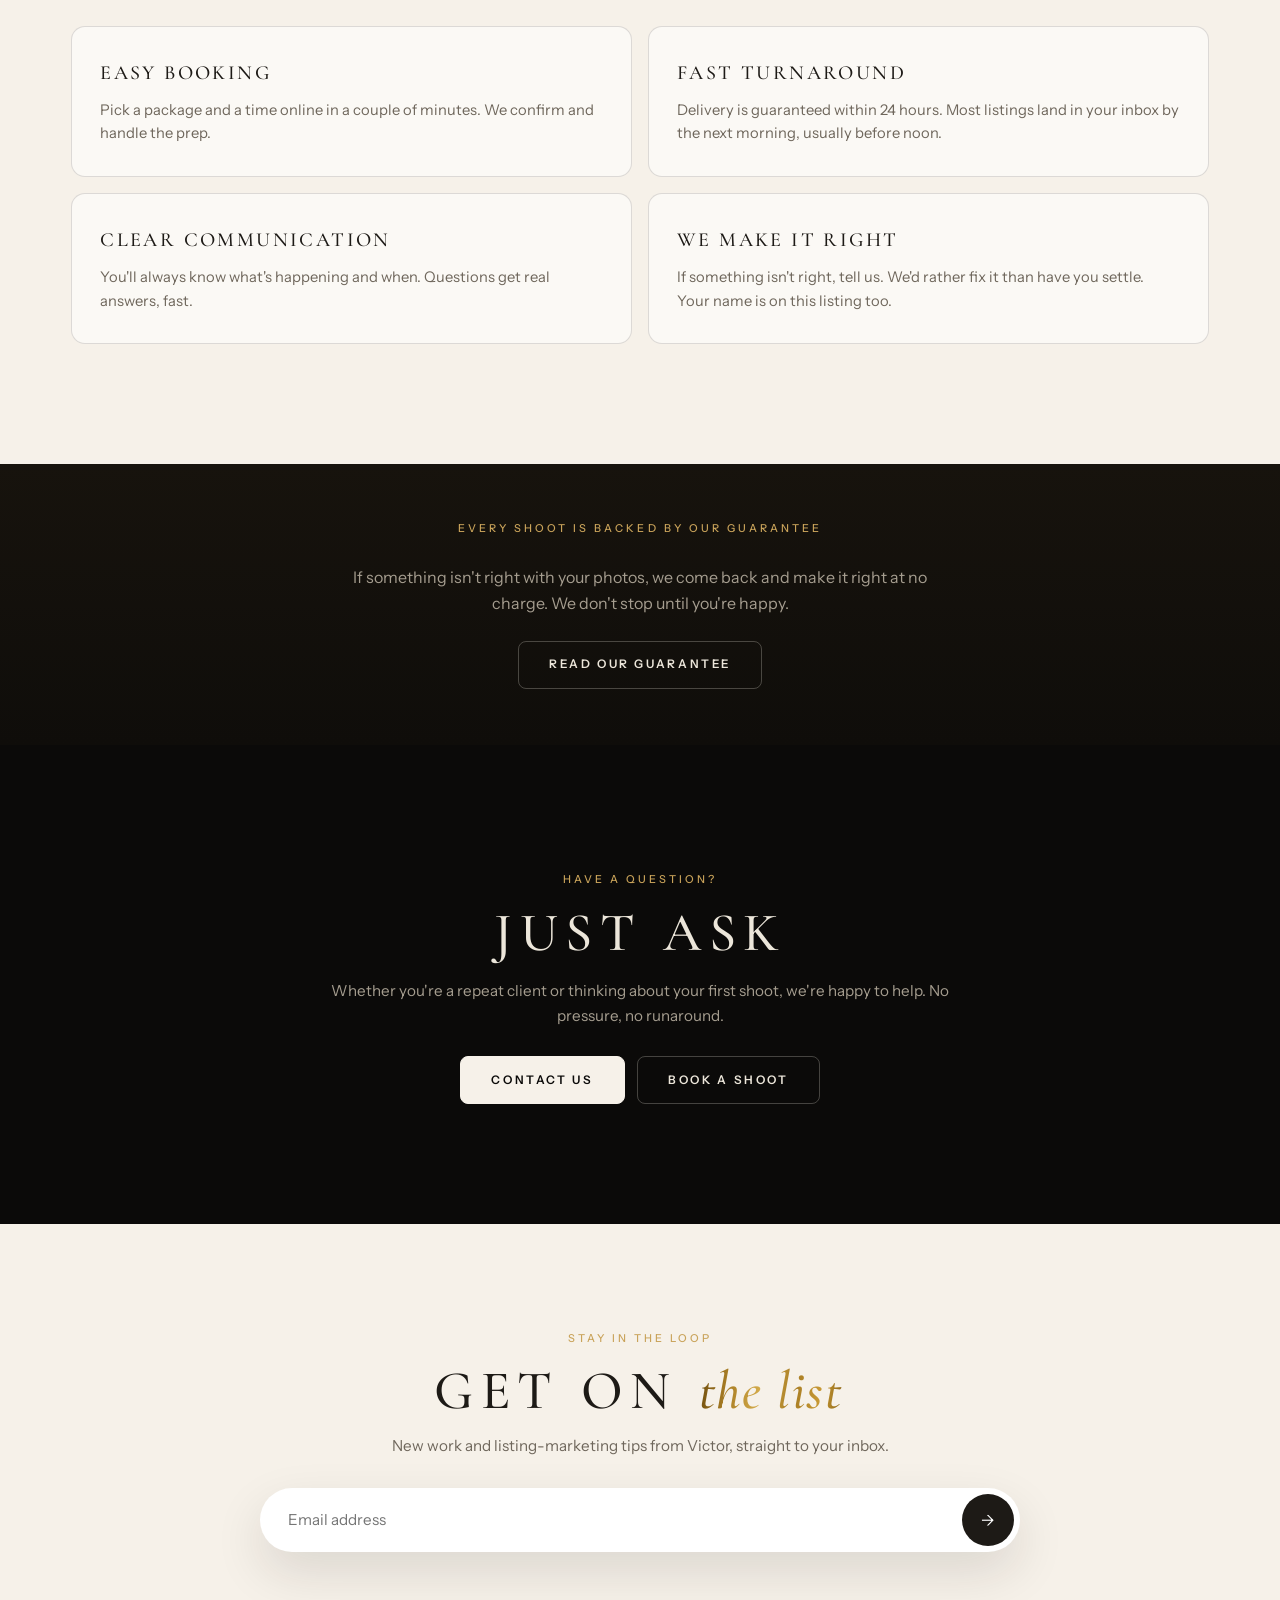
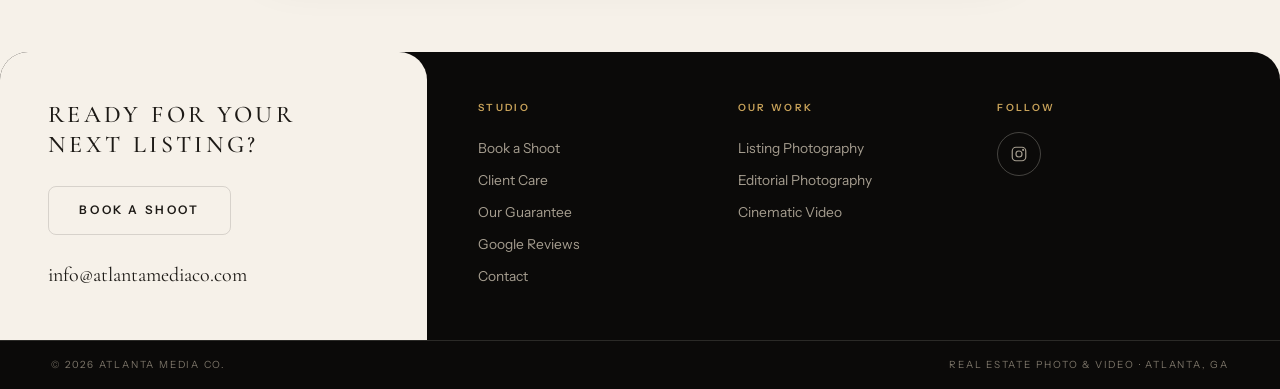
<file: client-care.html>
<!DOCTYPE html>
<html lang="en">
<head>
<meta charset="UTF-8">
<meta name="viewport" content="width=device-width, initial-scale=1.0">
<title>Client Care — Atlanta Media Co.</title>
<meta name="description" content="What you can count on when you book with Atlanta Media Co.: fast answers, on-time shoots, and next-morning delivery.">
<meta property="og:type" content="website">
<meta property="og:url" content="https://atlantamediaco.com/client-care">
<meta property="og:title" content="Client Care — Atlanta Media Co.">
<meta property="og:description" content="What you can count on when you book with Atlanta Media Co.: fast answers, on-time shoots, and next-morning delivery.">
<meta property="og:image" content="https://atlantamediaco.com/share-card.jpg">
<meta property="og:image:width" content="1200">
<meta property="og:image:height" content="630">
<meta name="twitter:card" content="summary_large_image">
<meta name="twitter:image" content="https://atlantamediaco.com/share-card.jpg">
<link rel="preconnect" href="https://fonts.googleapis.com">
<link rel="preconnect" href="https://fonts.gstatic.com" crossorigin>
<link href="https://fonts.googleapis.com/css2?family=Cormorant+Garamond:ital,wght@0,400;0,500;0,600;1,400;1,500&family=Instrument+Sans:wght@400;500;600&display=swap" rel="stylesheet">
<link rel="stylesheet" href="/styles.css?v=24">
</head>
<body id="top">


<section class="hero short">
  <div class="hero-media" style="background-image:url(li-11.jpg)"></div>
  <p class="tagline">Client Care</p>
  <h1 class="h-xl" style="margin-top:1.2rem">You're in<br><em>Good Hands</em></h1>
  <div class="btns"><a class="btn btn-glass" href="https://order.atlantamediaco.com/order/atlmediaco/media">Book a Shoot</a></div>
  <p class="tagline">Fast answers · On-time shoots · No surprises</p>
</section>
<section class="sec">
  <div class="wrap">
    <div class="sec-head rv">
      <span class="eyebrow">What you can count on</span>
      <h2 class="h-lg">Never Chase Your Media Company</h2>
      <p>Here's what you can count on every time you book with us.</p>
    </div>
    <div class="icards three">
      <div class="icard rv"><h3>Responsive</h3><p>Quick to answer and easy to reach. You'll never wonder where things stand, and texts and emails don't sit unread.</p></div>
      <div class="icard rv"><h3>Reliable</h3><p>We show up on time, shoot what we promised, and deliver fast, usually by the next morning.</p></div>
      <div class="icard rv"><h3>Personal</h3><p>You're a partner, not a ticket number. We learn your style, remember your preferences, and look out for your brand.</p></div>
    </div>
  </div>
</section>
<section class="sec band-cream round-top">
  <div class="wrap">
    <div class="sec-head rv">
      <span class="eyebrow">From first call to final files</span>
      <h2 class="h-lg">How We Work</h2>
    </div>
    <div class="icards">
      <div class="icard rv"><h3>Easy booking</h3><p>Pick a package and a time online in a couple of minutes. We confirm and handle the prep.</p></div>
      <div class="icard rv"><h3>Fast turnaround</h3><p>Delivery is guaranteed within 24 hours. Most listings land in your inbox by the next morning, usually before noon.</p></div>
      <div class="icard rv"><h3>Clear communication</h3><p>You'll always know what's happening and when. Questions get real answers, fast.</p></div>
      <div class="icard rv"><h3>We make it right</h3><p>If something isn't right, tell us. We'd rather fix it than have you settle. Your name is on this listing too.</p></div>
    </div>
  </div>
</section>
<section class="stats">
  <span class="eyebrow">Every shoot is backed by our guarantee</span>
  <p style="max-width:620px;margin:0 auto 24px;color:var(--txt-mute)">If something isn't right with your photos, we come back and make it right at no charge. We don't stop until you're happy.</p>
  <a class="btn" href="guarantee">Read Our Guarantee</a>
</section>
<section class="sec">
  <div class="wrap sec-head rv">
    <span class="eyebrow">Have a question?</span>
    <h2 class="h-lg">Just Ask</h2>
    <p>Whether you're a repeat client or thinking about your first shoot, we're happy to help. No pressure, no runaround.</p>
    <div class="btns" style="margin-top:28px"><a class="btn btn-solid" href="mailto:info@atlantamediaco.com">Contact Us</a><a class="btn" href="https://order.atlantamediaco.com/order/atlmediaco/media">Book a Shoot</a></div>
  </div>
</section>
<script src="/site.js?v=24"></script>
</body>
</html>
</file>
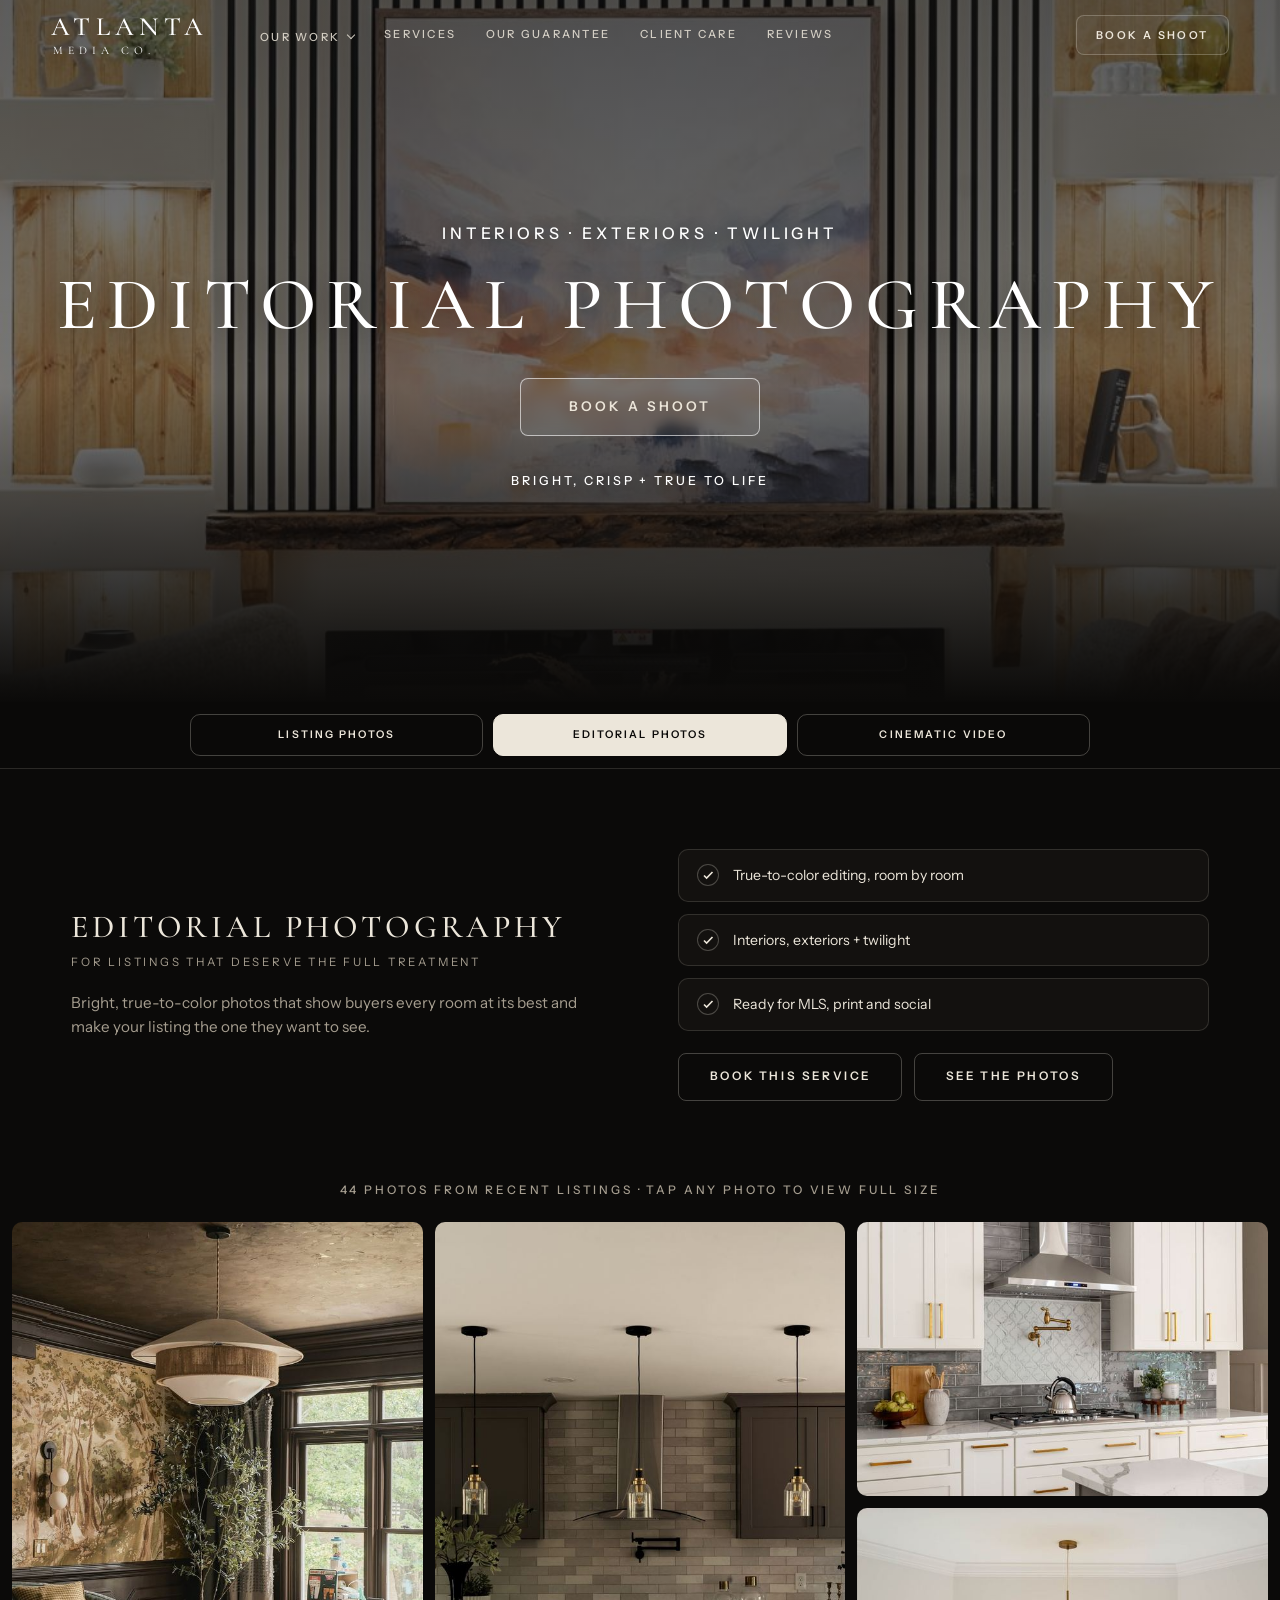
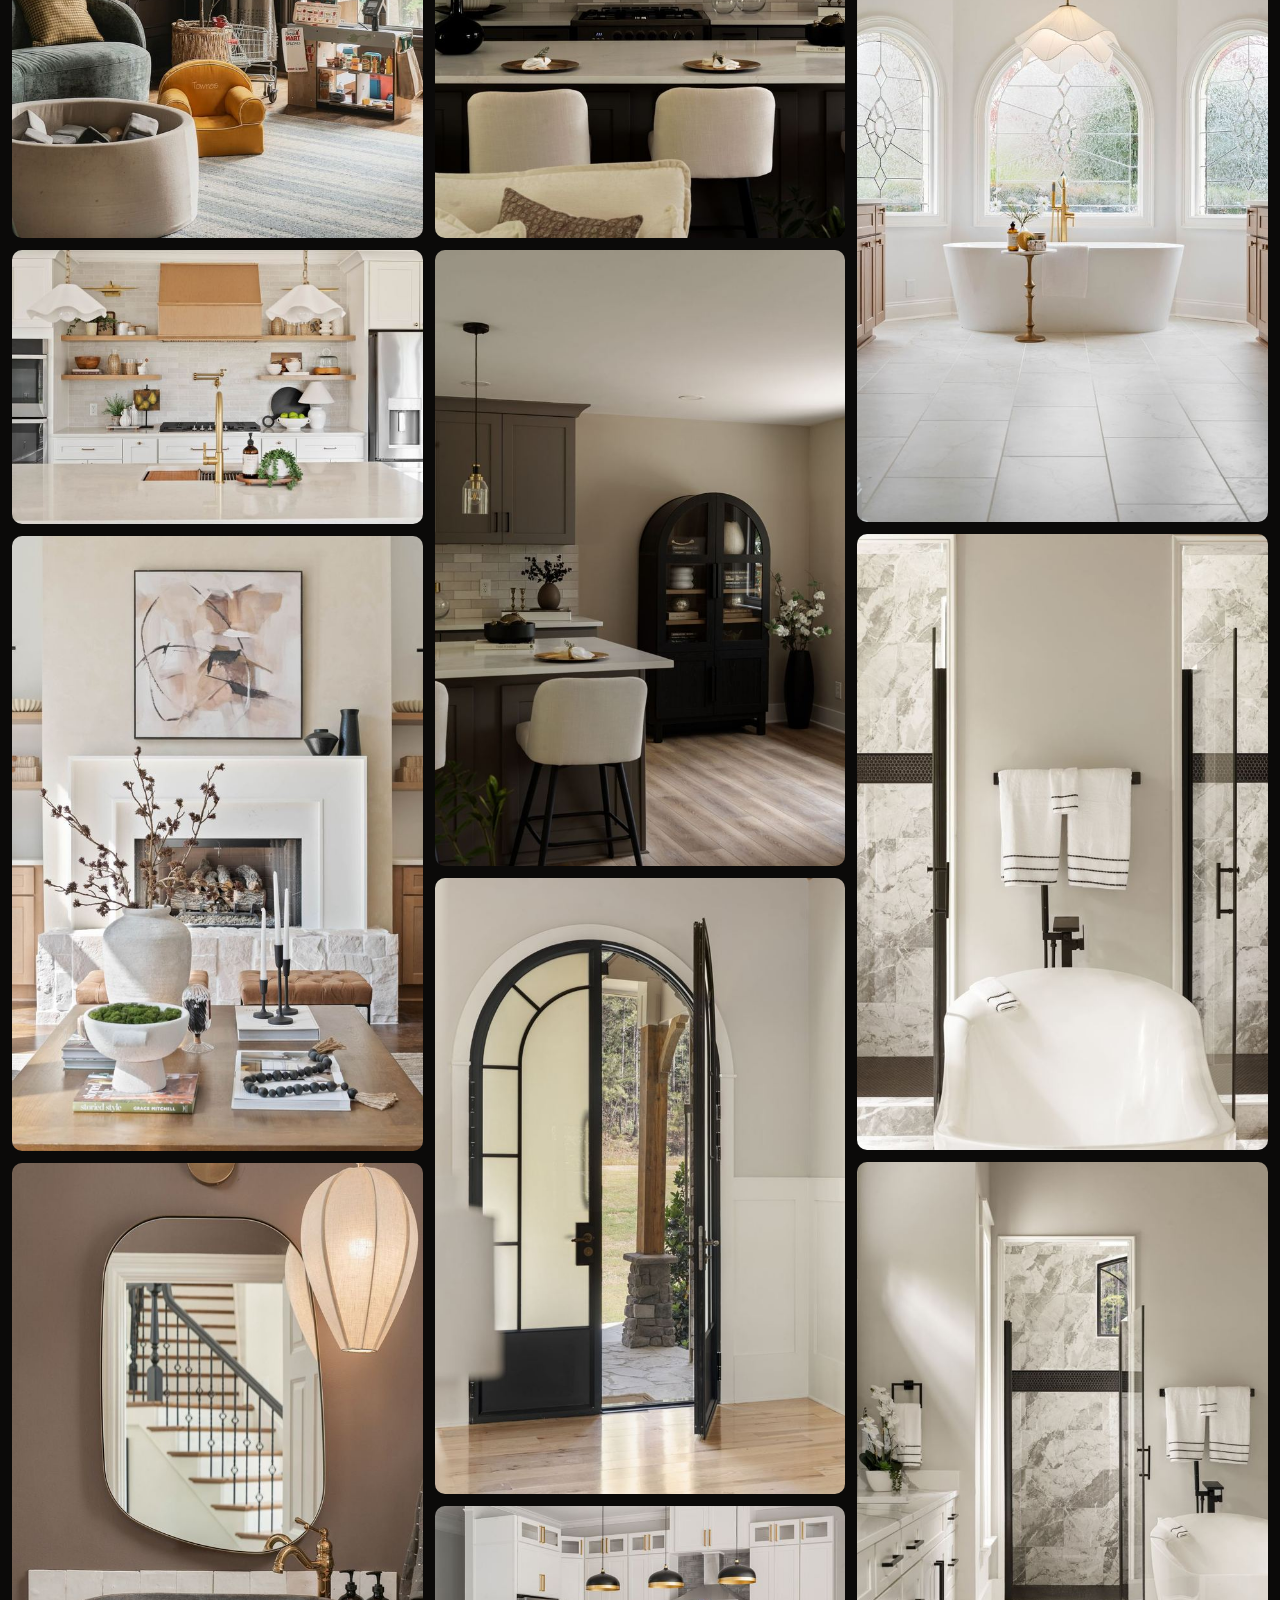
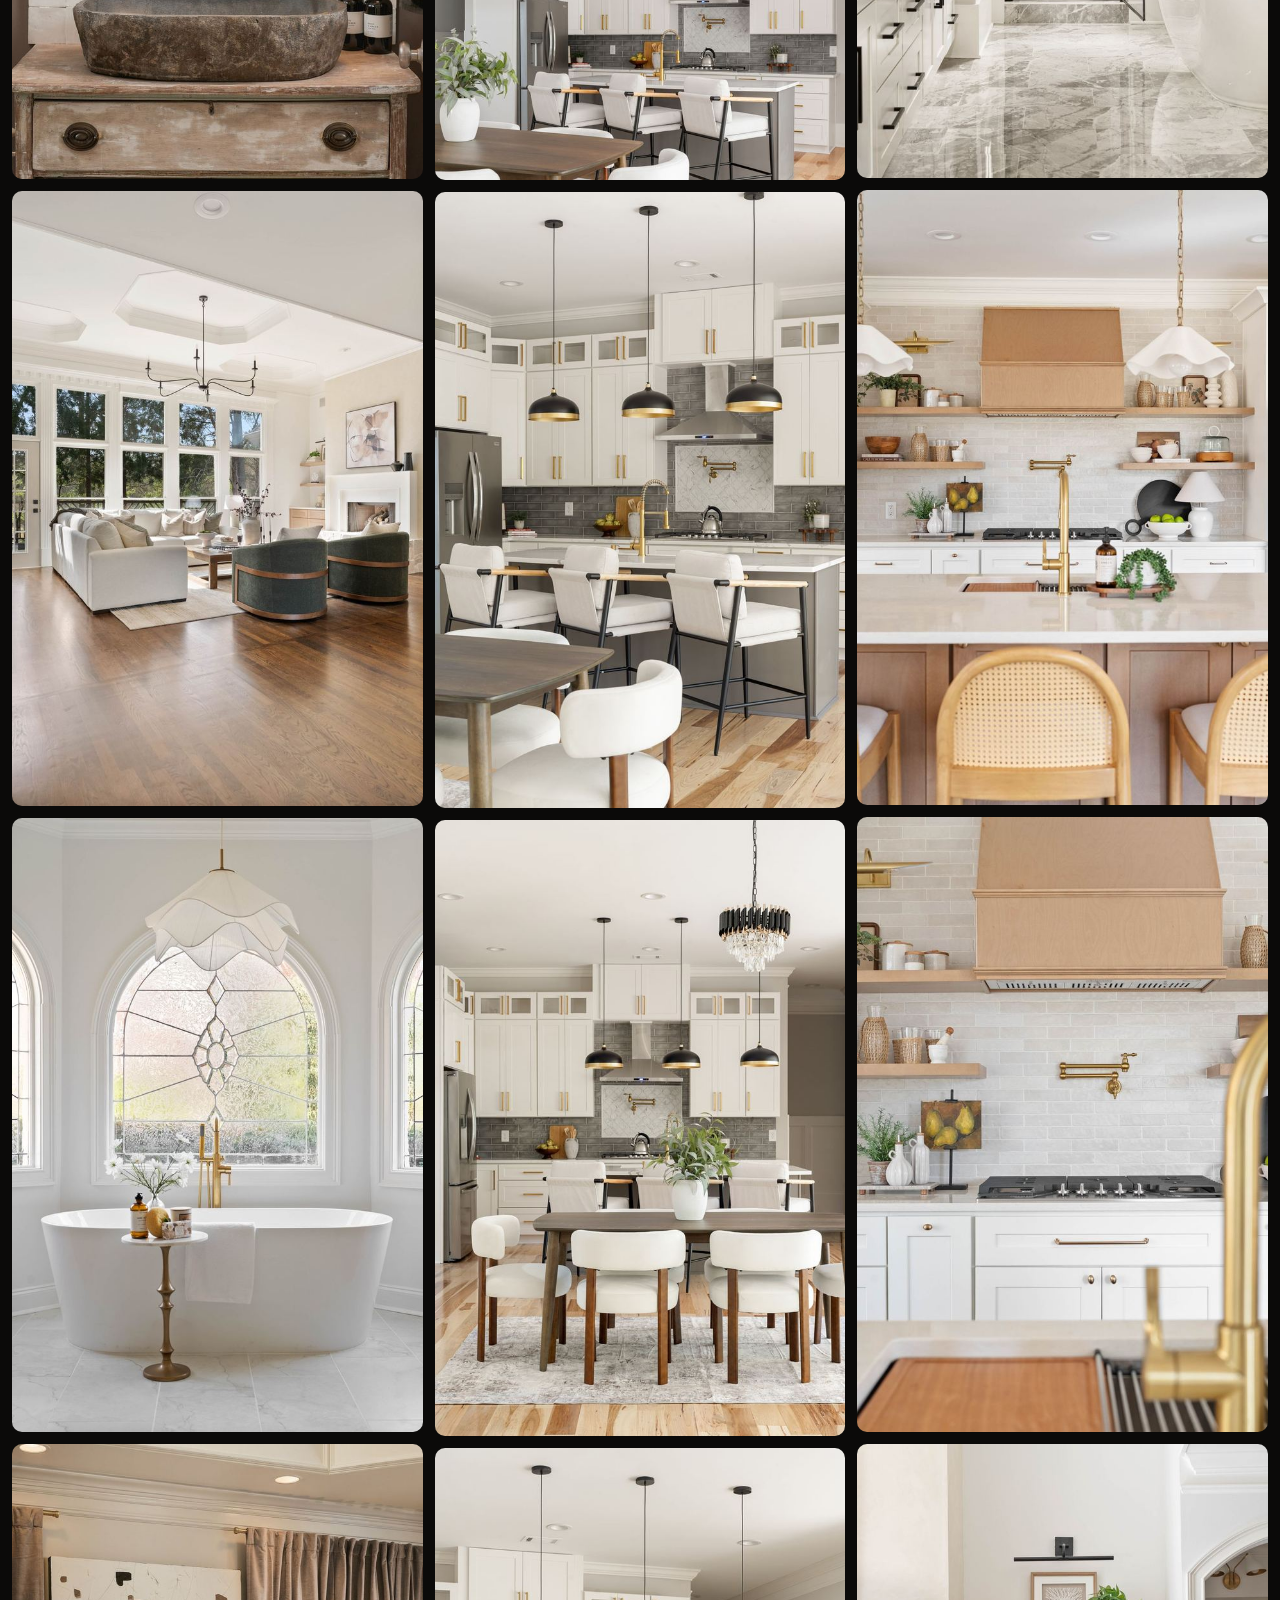
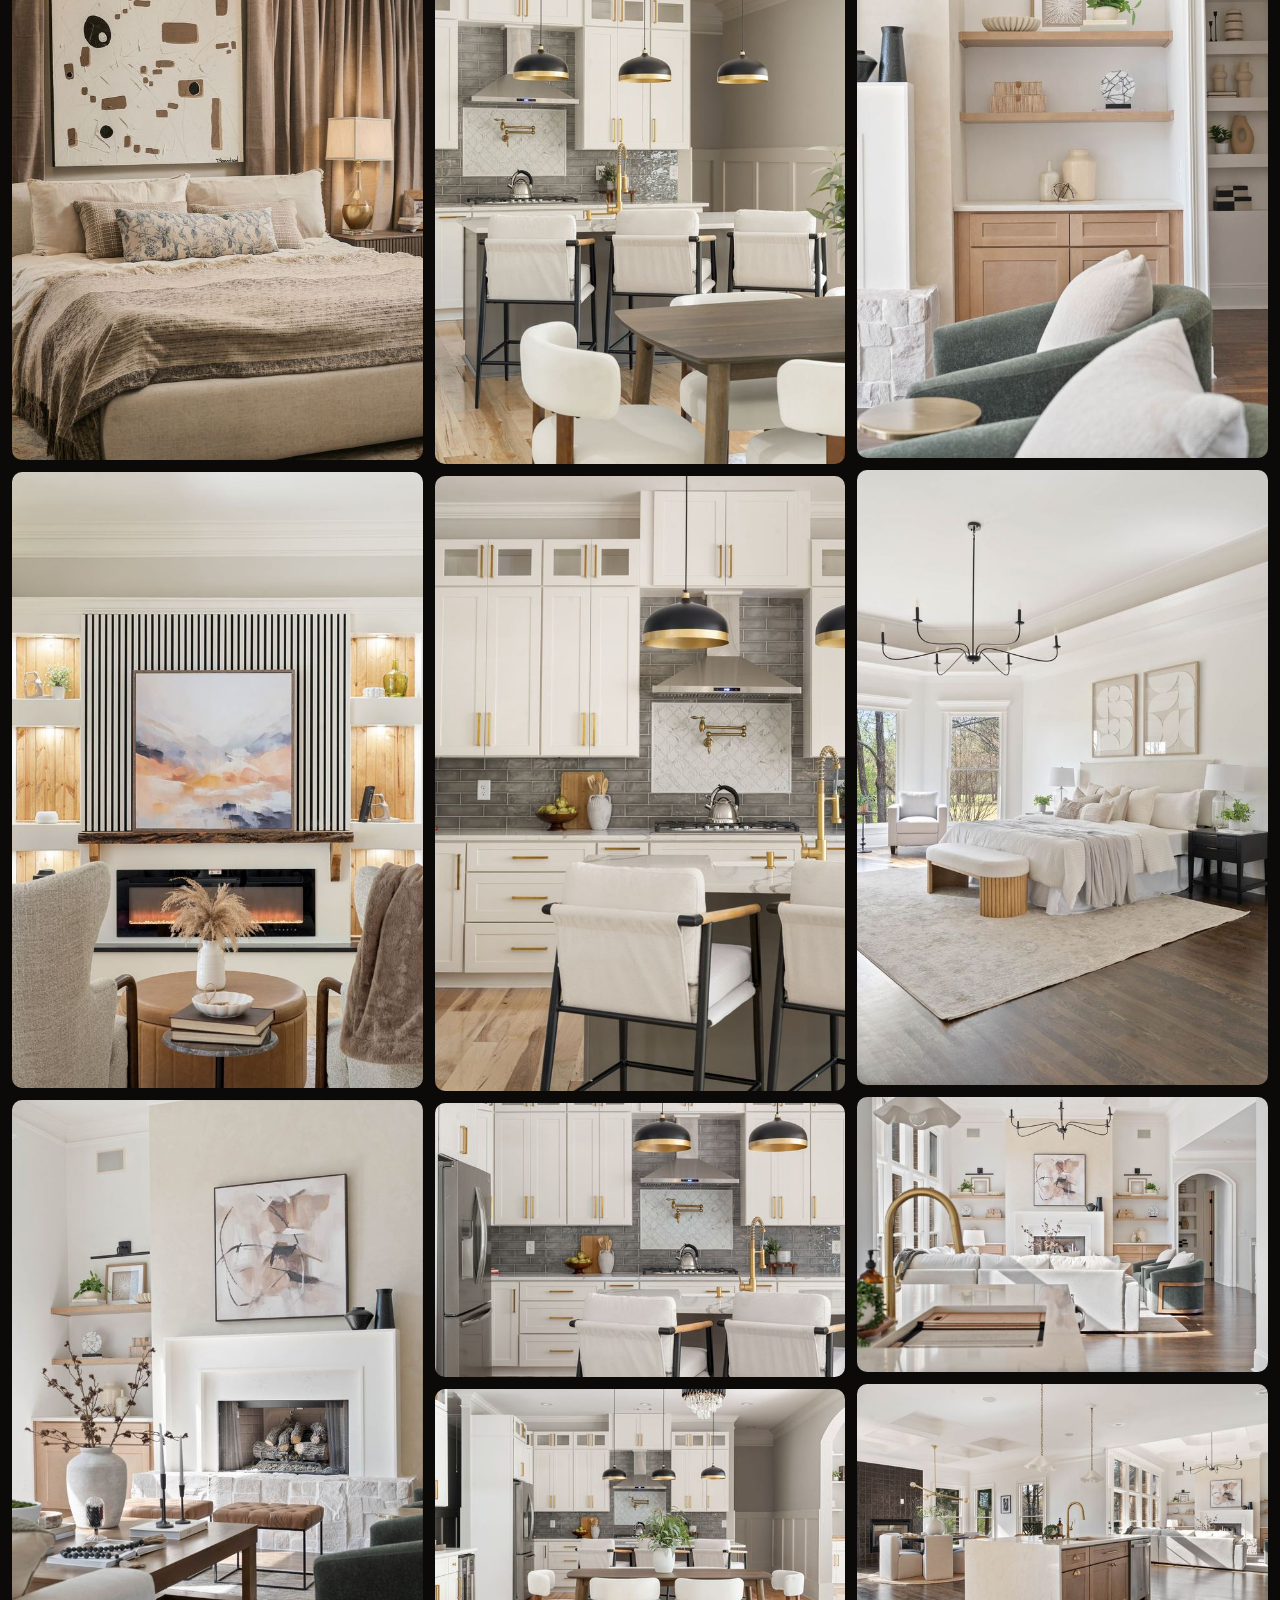
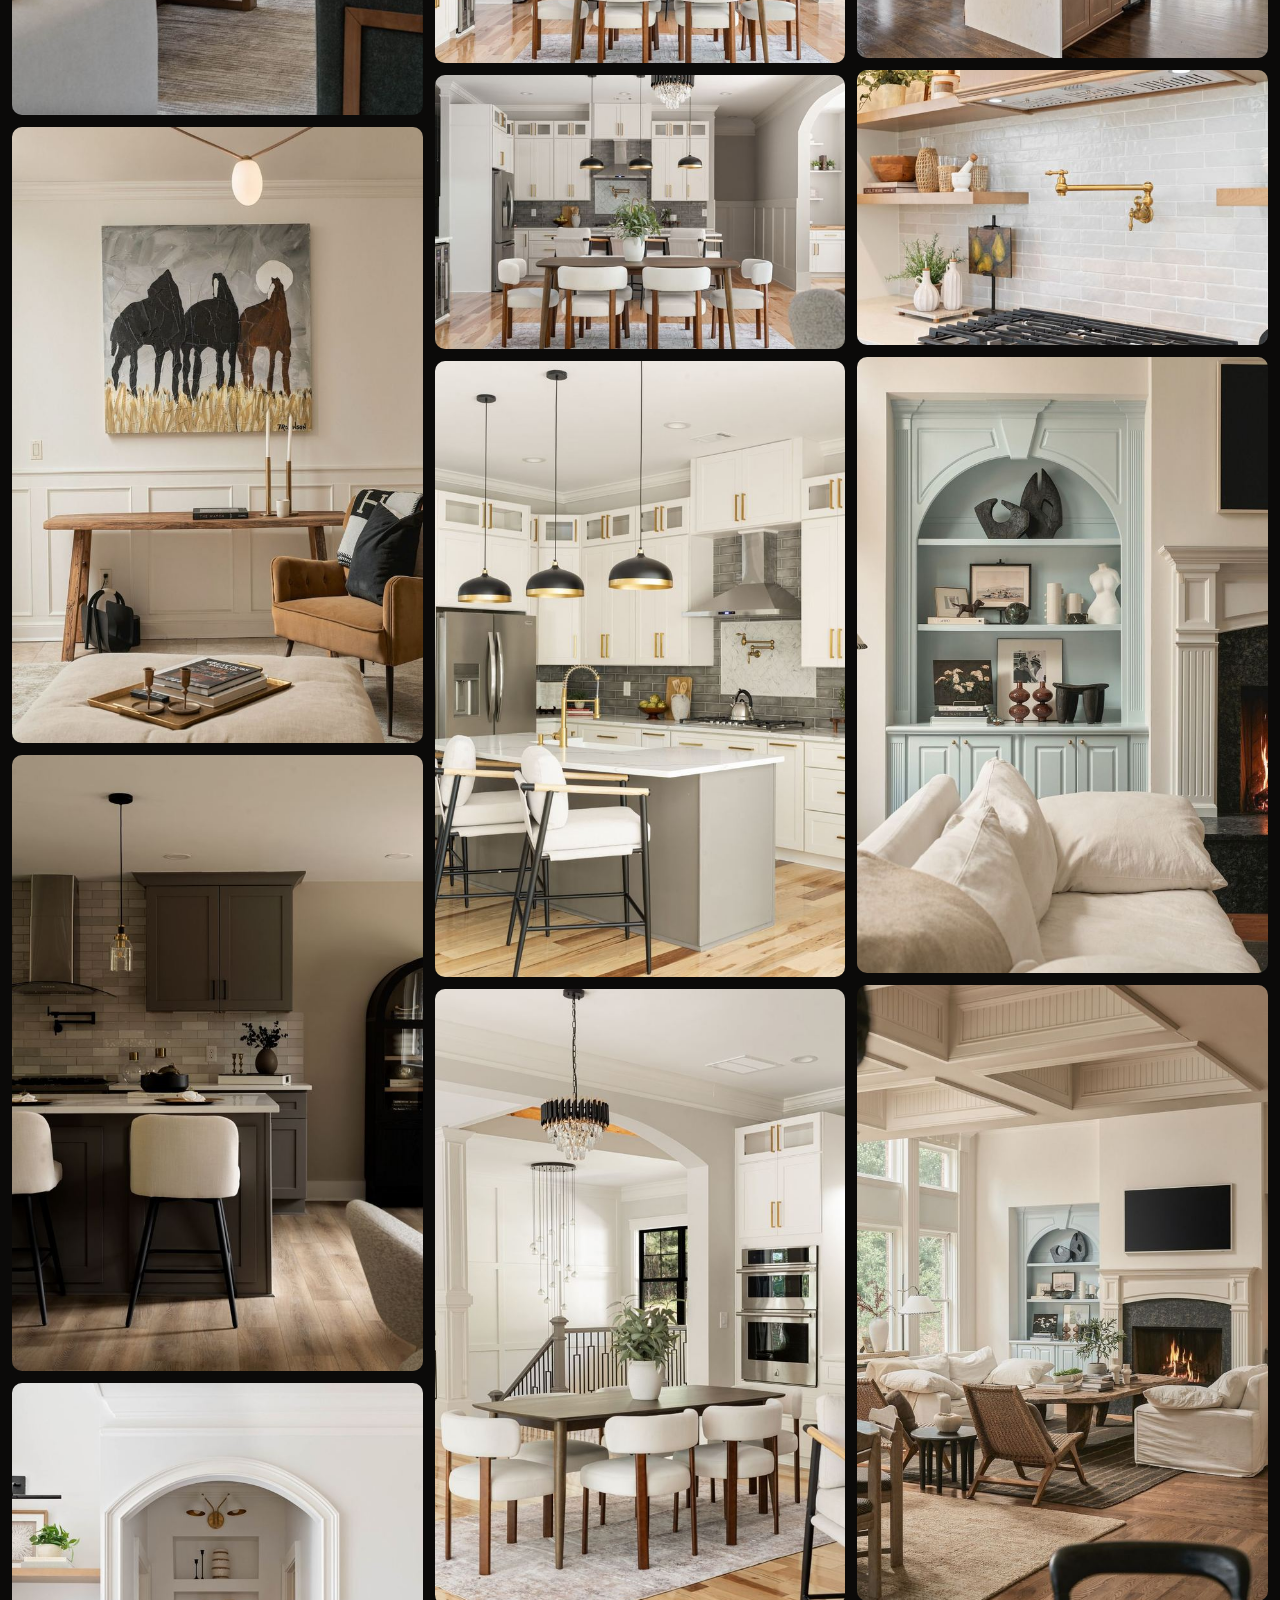
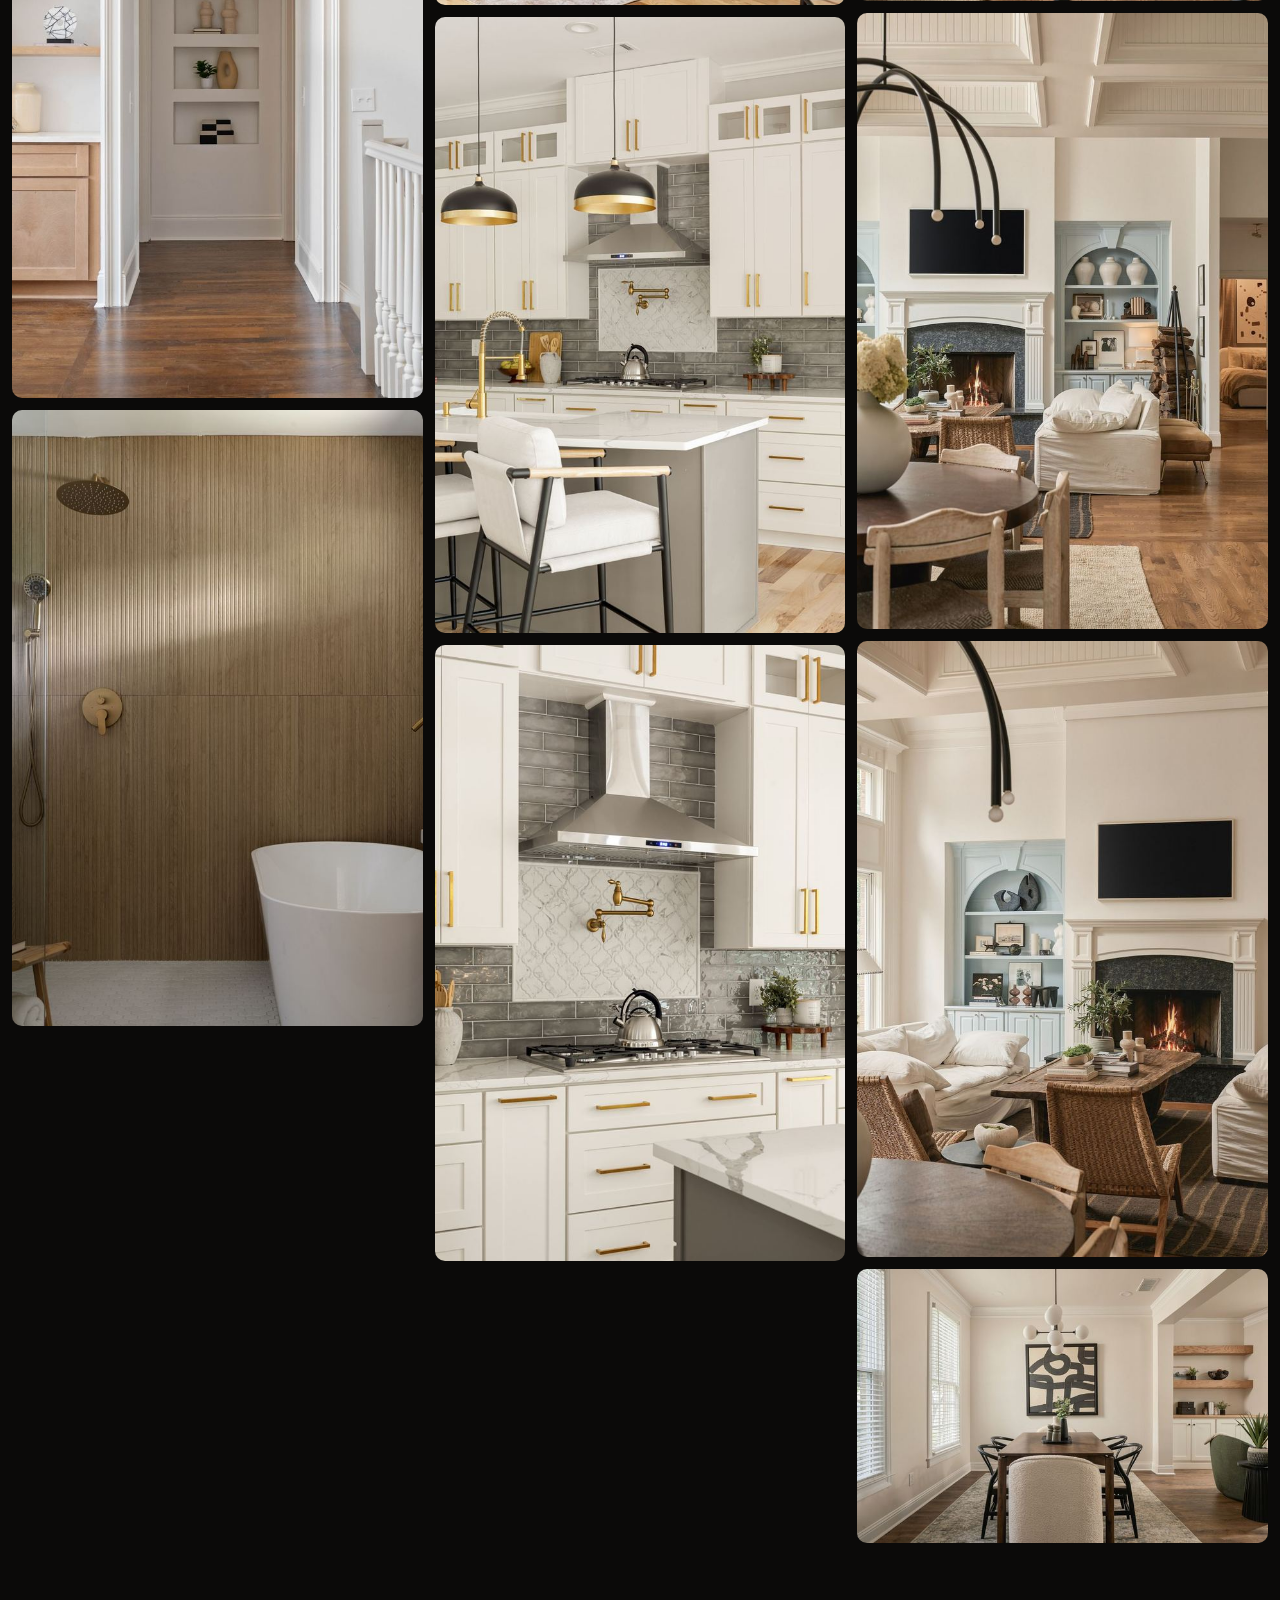
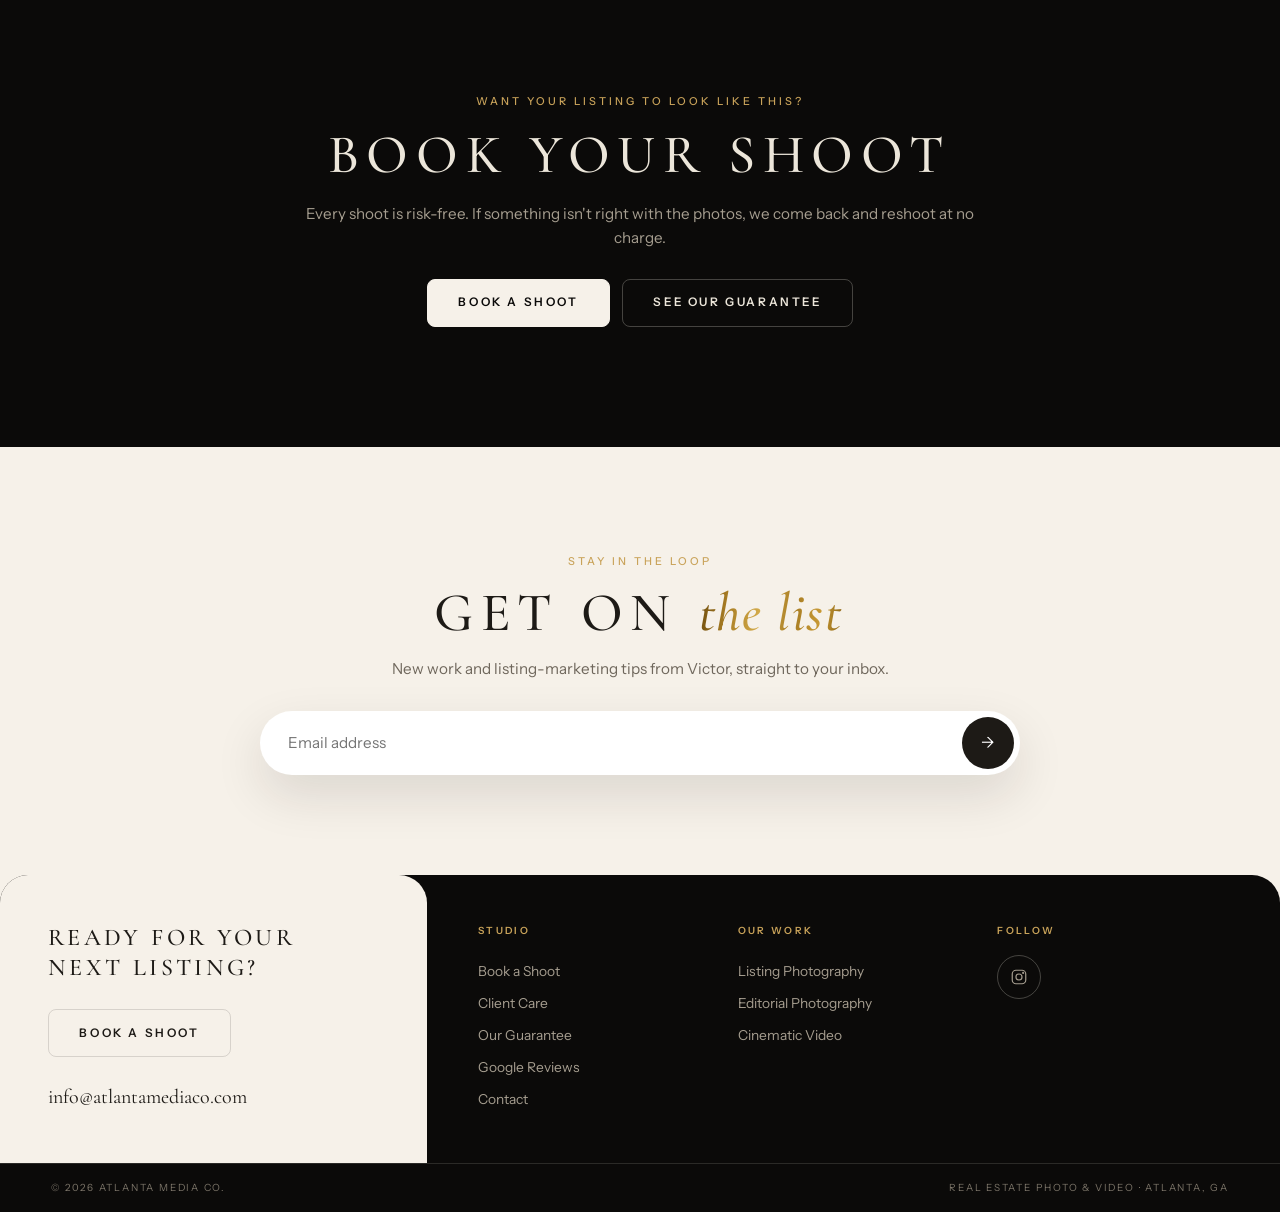
<file: editorial-photography.html>
<!DOCTYPE html>
<html lang="en">
<head>
<meta charset="UTF-8">
<meta name="viewport" content="width=device-width, initial-scale=1.0">
<title>Editorial Photography — Atlanta Media Co.</title>
<meta name="description" content="Editorial real estate photography for Atlanta and North Georgia agents: bright, true-to-color interiors and exteriors.">
<meta property="og:type" content="website">
<meta property="og:url" content="https://atlantamediaco.com/editorial-photography">
<meta property="og:title" content="Editorial Photography — Atlanta Media Co.">
<meta property="og:description" content="Editorial real estate photography for Atlanta and North Georgia agents: bright, true-to-color interiors and exteriors.">
<meta property="og:image" content="https://atlantamediaco.com/share-card.jpg">
<meta property="og:image:width" content="1200">
<meta property="og:image:height" content="630">
<meta name="twitter:card" content="summary_large_image">
<meta name="twitter:image" content="https://atlantamediaco.com/share-card.jpg">
<link rel="preconnect" href="https://fonts.googleapis.com">
<link rel="preconnect" href="https://fonts.gstatic.com" crossorigin>
<link href="https://fonts.googleapis.com/css2?family=Cormorant+Garamond:ital,wght@0,400;0,500;0,600;1,400;1,500&family=Instrument+Sans:wght@400;500;600&display=swap" rel="stylesheet">
<link rel="stylesheet" href="/styles.css?v=24">
</head>
<body id="top">

<section class="hero short">
  <div class="hero-media" style="background-image:url(ed-08.jpg)"></div>
  <p class="tagline">Interiors · Exteriors · Twilight</p>
  <h1 class="h-xl" style="margin-top:1.2rem">Editorial Photography</h1>
  <div class="btns"><a class="btn btn-glass" href="https://order.atlantamediaco.com/order/atlmediaco/media">Book a Shoot</a></div>
  <p class="tagline">Bright, crisp + true to life</p>
</section>
<div class="subnav"><div class="chips"><a class="chip" href="listing-photography">Listing Photos</a><a class="chip" href="editorial-photography">Editorial Photos</a><a class="chip" href="cinematic-video">Cinematic Video</a></div></div>
<section class="sec tight">
  <div class="wrap split rv" style="margin-top:0">
    <div>
      <h2 class="h-md">Editorial Photography</h2>
      <p class="sub">For listings that deserve the full treatment</p>
      <p>Bright, true-to-color photos that show buyers every room at its best and make your listing the one they want to see.</p>
    </div>
    <div>
      <div class="checks"><div class="check">True-to-color editing, room by room</div><div class="check">Interiors, exteriors + twilight</div><div class="check">Ready for MLS, print and social</div></div>
      <div class="btns"><a class="btn" href="https://order.atlantamediaco.com/order/atlmediaco/media">Book This Service</a><a class="btn" href="#gallery">See the Photos</a></div>
    </div>
  </div>
</section>
<section id="gallery" style="padding-bottom:24px">
  <p class="caps center mute" style="margin-bottom:22px">44 photos from recent listings · tap any photo to view full size</p>
  <div class="gallery" data-gallery="ed:44"></div>
</section>
<section class="sec">
  <div class="wrap sec-head rv">
    <span class="eyebrow">Want your listing to look like this?</span>
    <h2 class="h-lg">Book Your Shoot</h2>
    <p>Every shoot is risk-free. If something isn't right with the photos, we come back and reshoot at no charge.</p>
    <div class="btns" style="margin-top:28px"><a class="btn btn-solid" href="https://order.atlantamediaco.com/order/atlmediaco/media">Book a Shoot</a><a class="btn" href="guarantee">See Our Guarantee</a></div>
  </div>
</section>
<script src="/site.js?v=24"></script>
</body>
</html>
</file>
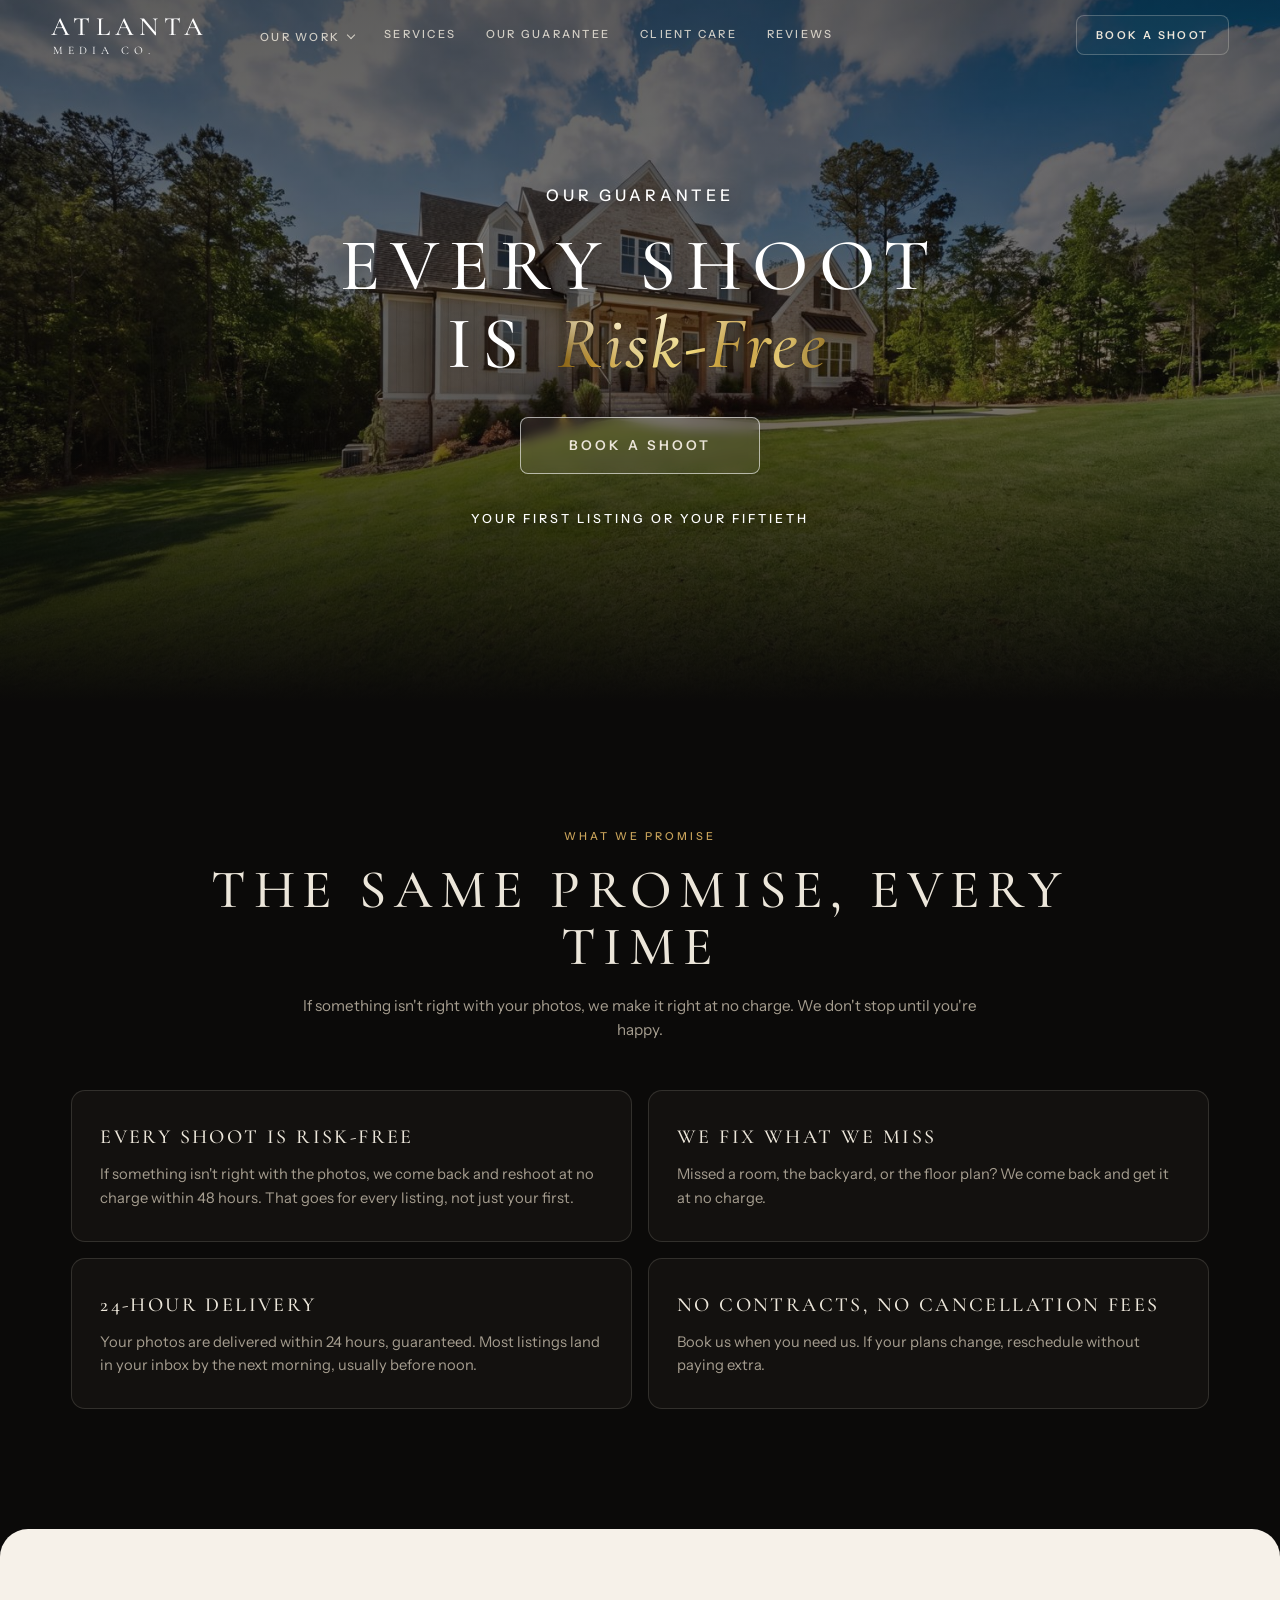
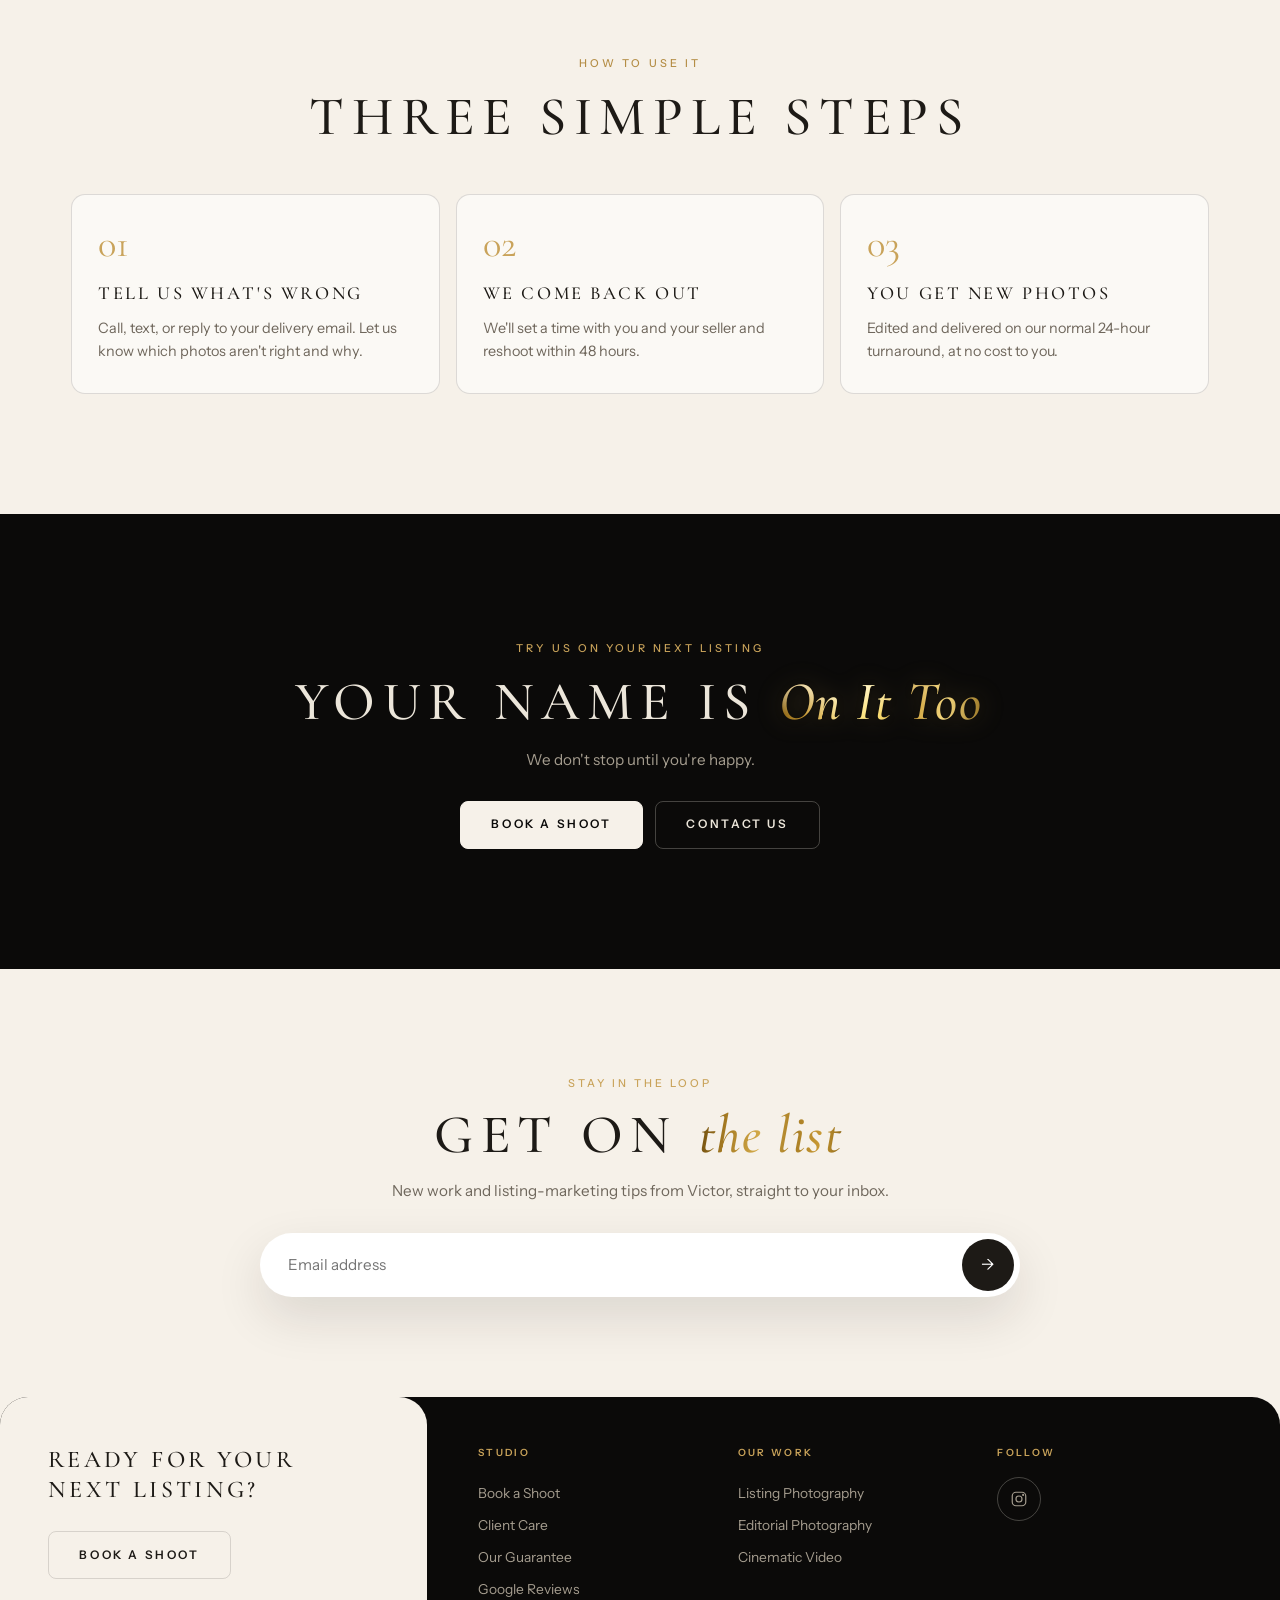
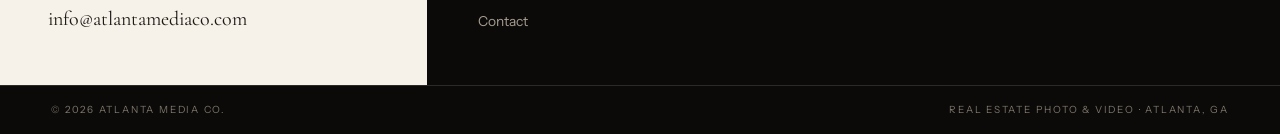
<file: guarantee.html>
<!DOCTYPE html>
<html lang="en">
<head>
<meta charset="UTF-8">
<meta name="viewport" content="width=device-width, initial-scale=1.0">
<title>Our Guarantee — Atlanta Media Co.</title>
<meta name="description" content="Every shoot with Atlanta Media Co. is risk-free. If something isn&#x27;t right with the photos, we come back and reshoot at no charge.">
<meta property="og:type" content="website">
<meta property="og:url" content="https://atlantamediaco.com/guarantee">
<meta property="og:title" content="Our Guarantee — Atlanta Media Co.">
<meta property="og:description" content="Every shoot with Atlanta Media Co. is risk-free. If something isn&#x27;t right with the photos, we come back and reshoot at no charge.">
<meta property="og:image" content="https://atlantamediaco.com/share-card.jpg">
<meta property="og:image:width" content="1200">
<meta property="og:image:height" content="630">
<meta name="twitter:card" content="summary_large_image">
<meta name="twitter:image" content="https://atlantamediaco.com/share-card.jpg">
<link rel="preconnect" href="https://fonts.googleapis.com">
<link rel="preconnect" href="https://fonts.gstatic.com" crossorigin>
<link href="https://fonts.googleapis.com/css2?family=Cormorant+Garamond:ital,wght@0,400;0,500;0,600;1,400;1,500&family=Instrument+Sans:wght@400;500;600&display=swap" rel="stylesheet">
<link rel="stylesheet" href="/styles.css?v=24">
</head>
<body id="top">


<section class="hero short">
  <div class="hero-media" style="background-image:url(li-44.jpg)"></div>
  <p class="tagline">Our Guarantee</p>
  <h1 class="h-xl" style="margin-top:1.2rem">Every Shoot<br>Is <em>Risk-Free</em></h1>
  <div class="btns"><a class="btn btn-glass" href="https://order.atlantamediaco.com/order/atlmediaco/media">Book a Shoot</a></div>
  <p class="tagline">Your first listing or your fiftieth</p>
</section>
<section class="sec">
  <div class="wrap">
    <div class="sec-head rv">
      <span class="eyebrow">What we promise</span>
      <h2 class="h-lg">The Same Promise, Every Time</h2>
      <p>If something isn't right with your photos, we make it right at no charge. We don't stop until you're happy.</p>
    </div>
    <div class="icards">
      <div class="icard rv"><h3>Every shoot is risk-free</h3><p>If something isn't right with the photos, we come back and reshoot at no charge within 48 hours. That goes for every listing, not just your first.</p></div>
      <div class="icard rv"><h3>We fix what we miss</h3><p>Missed a room, the backyard, or the floor plan? We come back and get it at no charge.</p></div>
      <div class="icard rv"><h3>24-hour delivery</h3><p>Your photos are delivered within 24 hours, guaranteed. Most listings land in your inbox by the next morning, usually before noon.</p></div>
      <div class="icard rv"><h3>No contracts, no cancellation fees</h3><p>Book us when you need us. If your plans change, reschedule without paying extra.</p></div>
    </div>
  </div>
</section>
<section class="sec band-cream round-top">
  <div class="wrap">
    <div class="sec-head rv">
      <span class="eyebrow">How to use it</span>
      <h2 class="h-lg">Three Simple Steps</h2>
    </div>
    <div class="steps">
      <div class="step rv"><div class="n">01</div><h3>Tell us what's wrong</h3><p>Call, text, or reply to your delivery email. Let us know which photos aren't right and why.</p></div>
      <div class="step rv"><div class="n">02</div><h3>We come back out</h3><p>We'll set a time with you and your seller and reshoot within 48 hours.</p></div>
      <div class="step rv"><div class="n">03</div><h3>You get new photos</h3><p>Edited and delivered on our normal 24-hour turnaround, at no cost to you.</p></div>
    </div>
  </div>
</section>
<section class="sec">
  <div class="wrap sec-head rv">
    <span class="eyebrow">Try us on your next listing</span>
    <h2 class="h-lg">Your Name Is <em>On It Too</em></h2>
    <p>We don't stop until you're happy.</p>
    <div class="btns" style="margin-top:28px"><a class="btn btn-solid" href="https://order.atlantamediaco.com/order/atlmediaco/media">Book a Shoot</a><a class="btn" href="mailto:info@atlantamediaco.com">Contact Us</a></div>
  </div>
</section>
<script src="/site.js?v=24"></script>
</body>
</html>
</file>
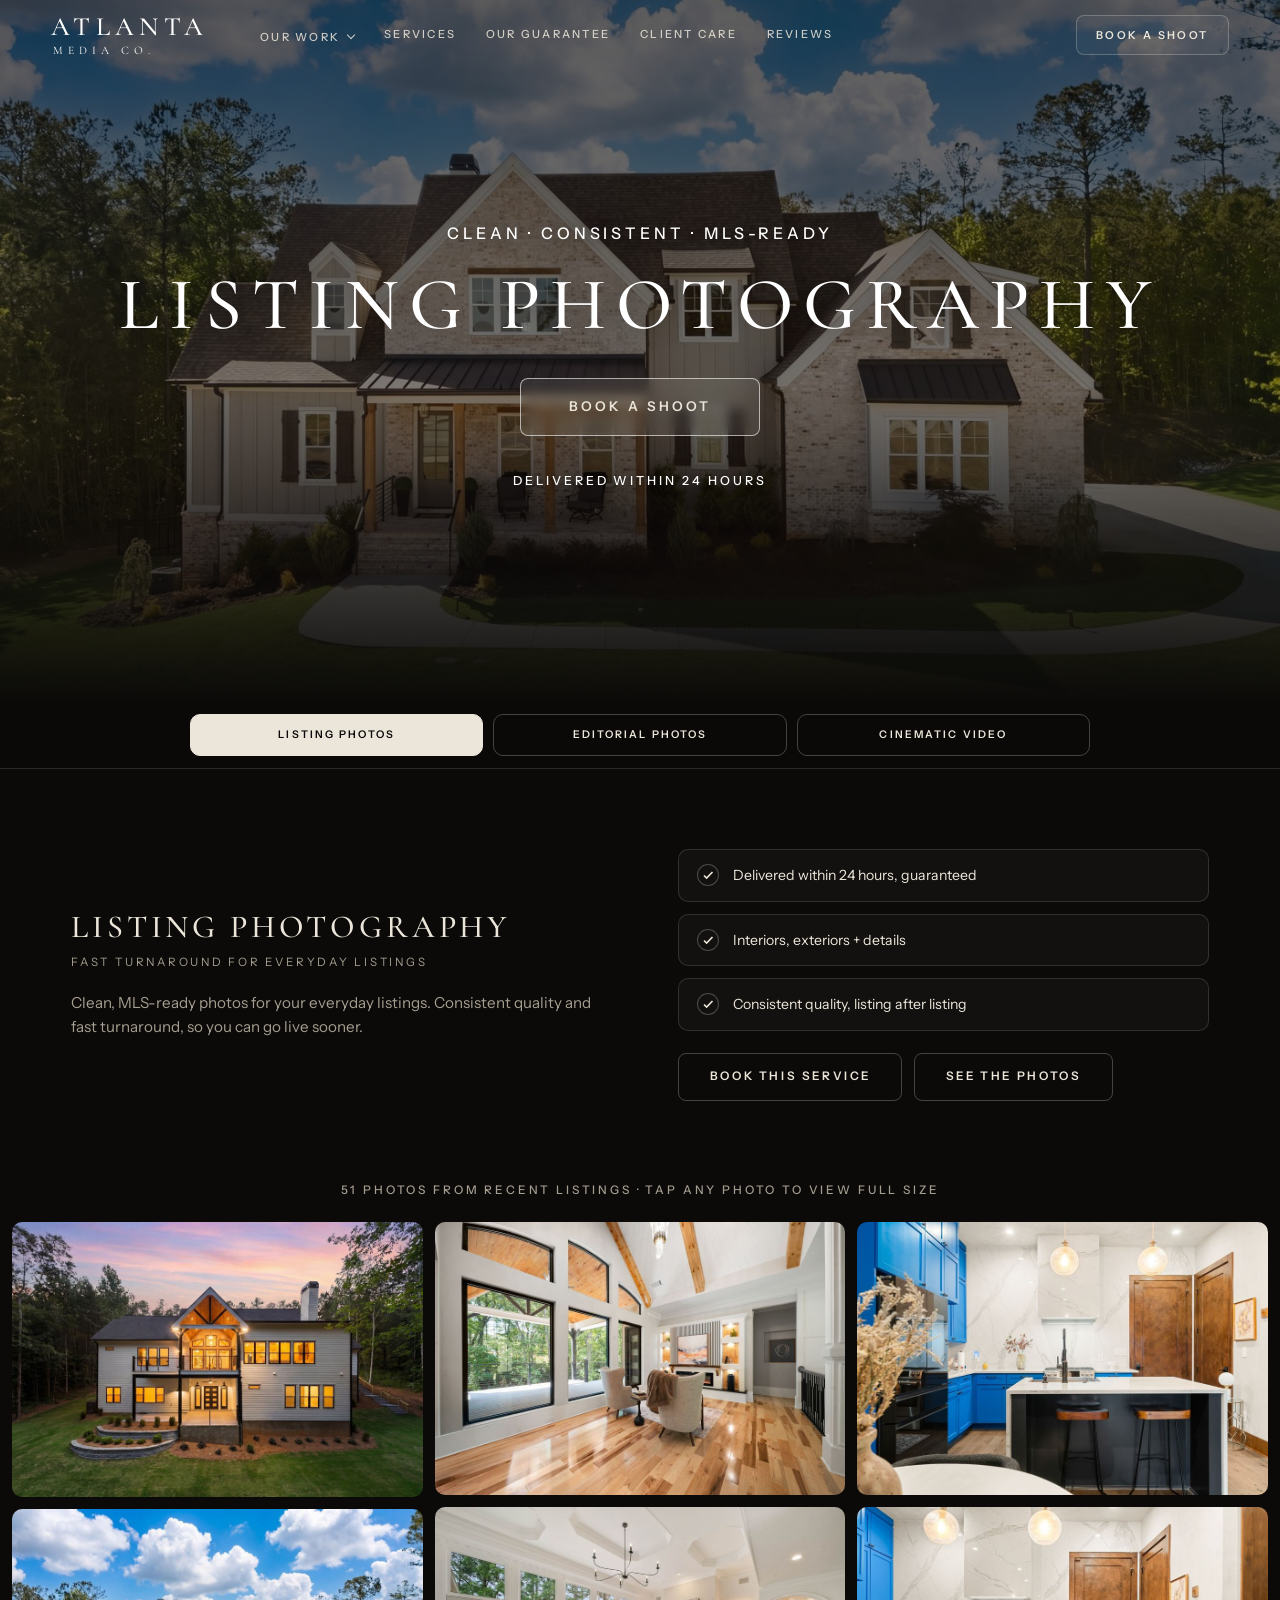
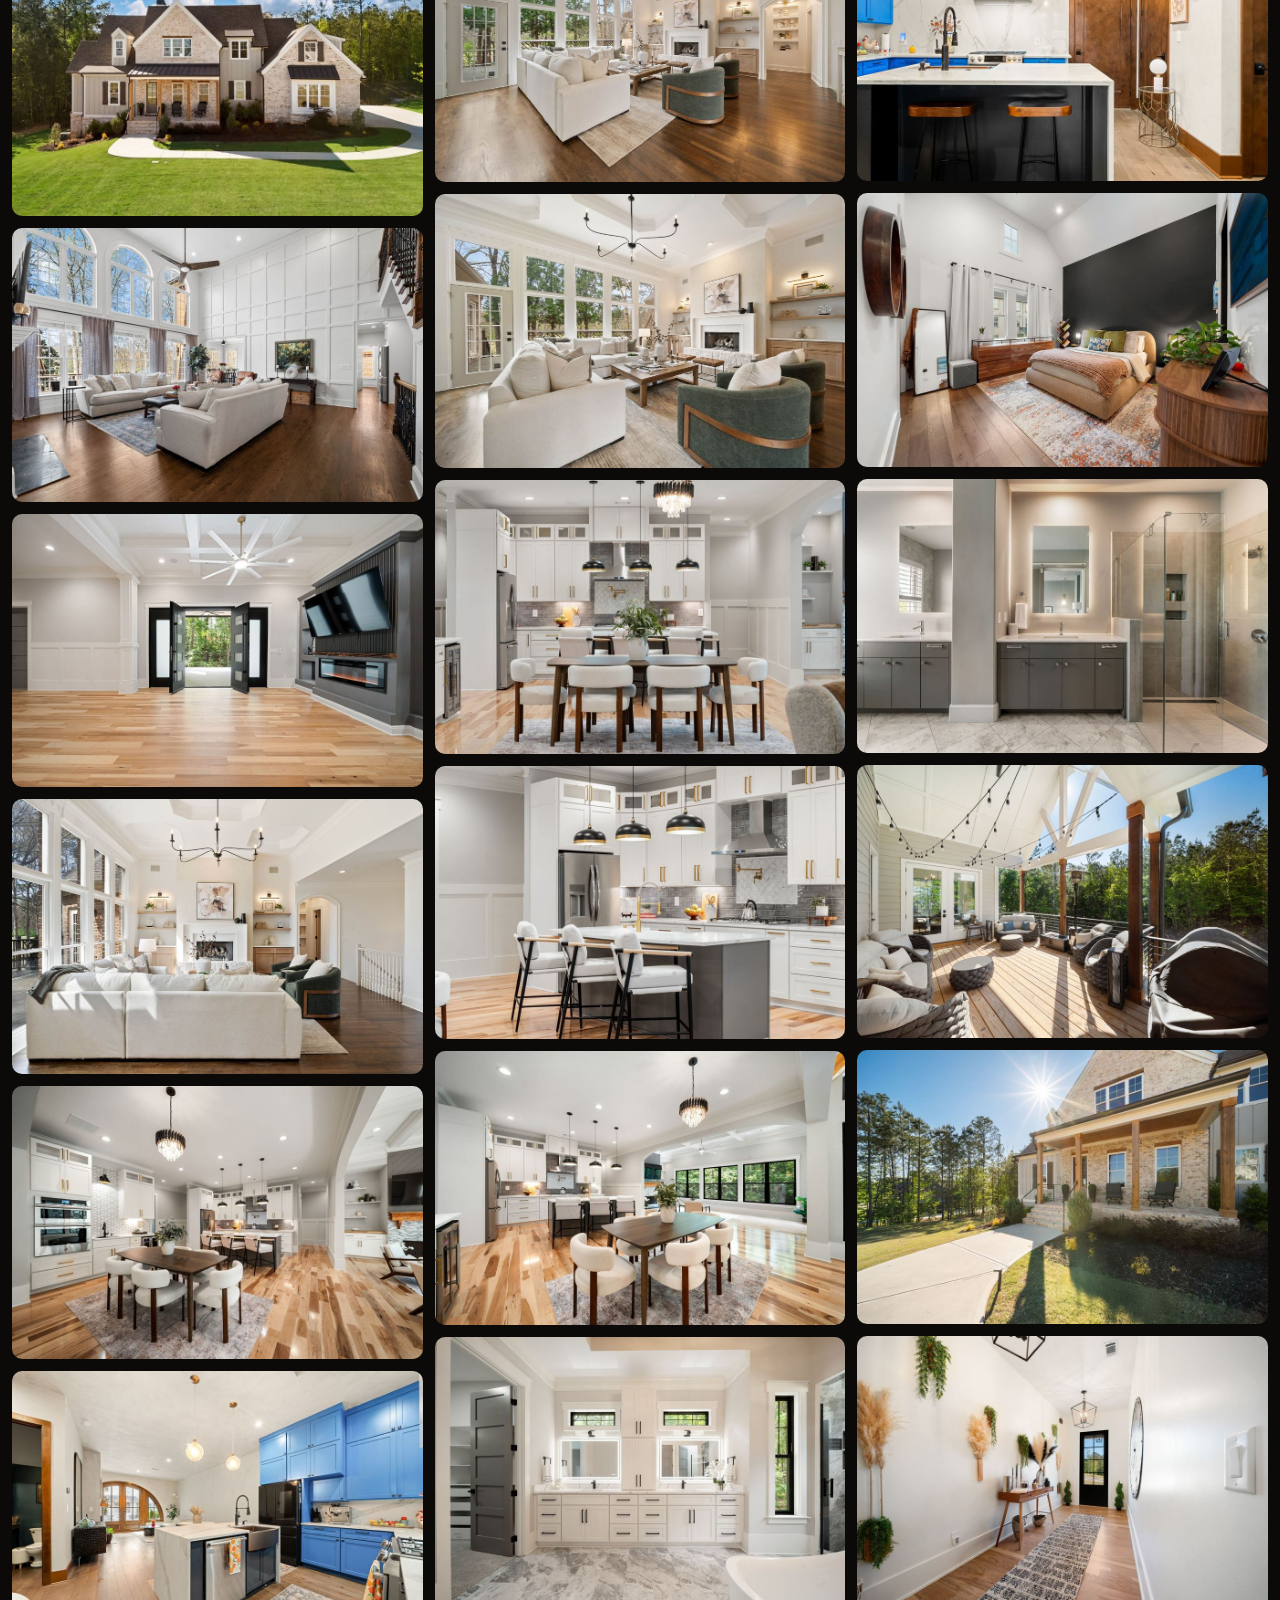
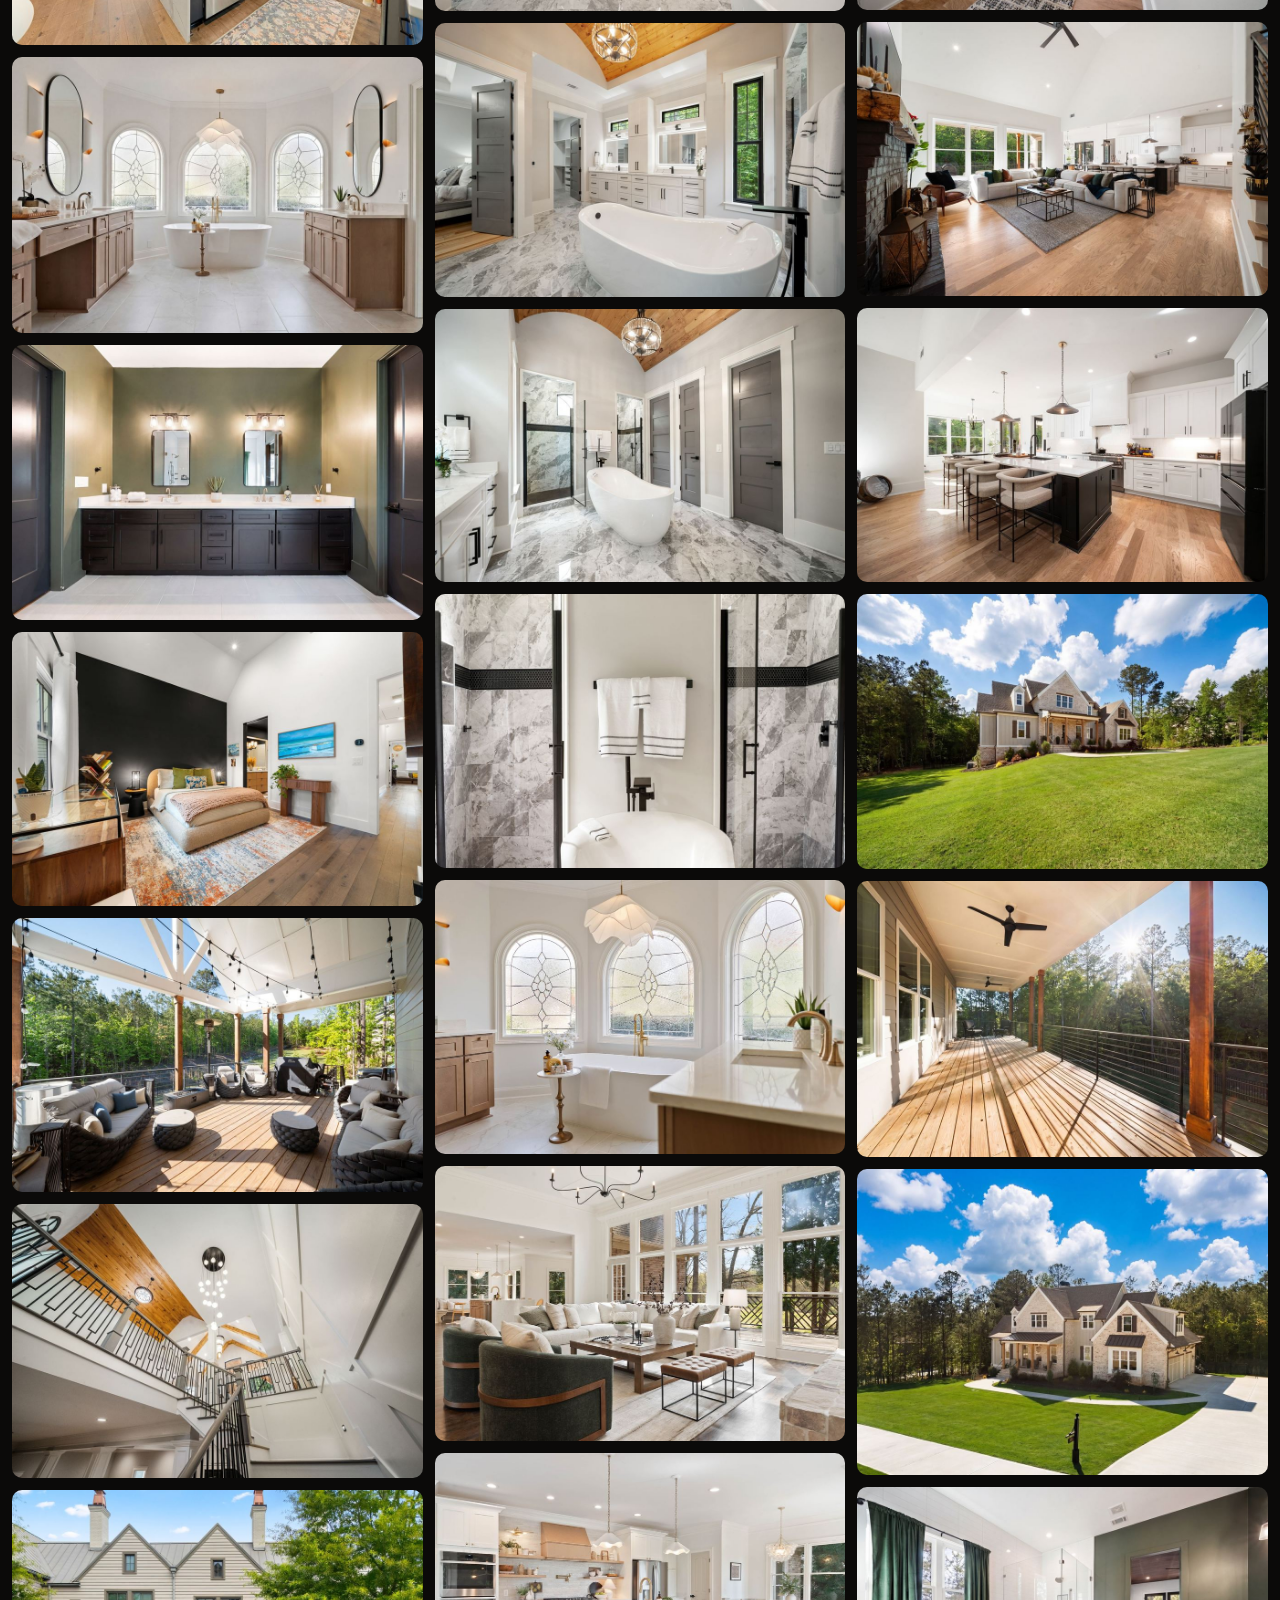
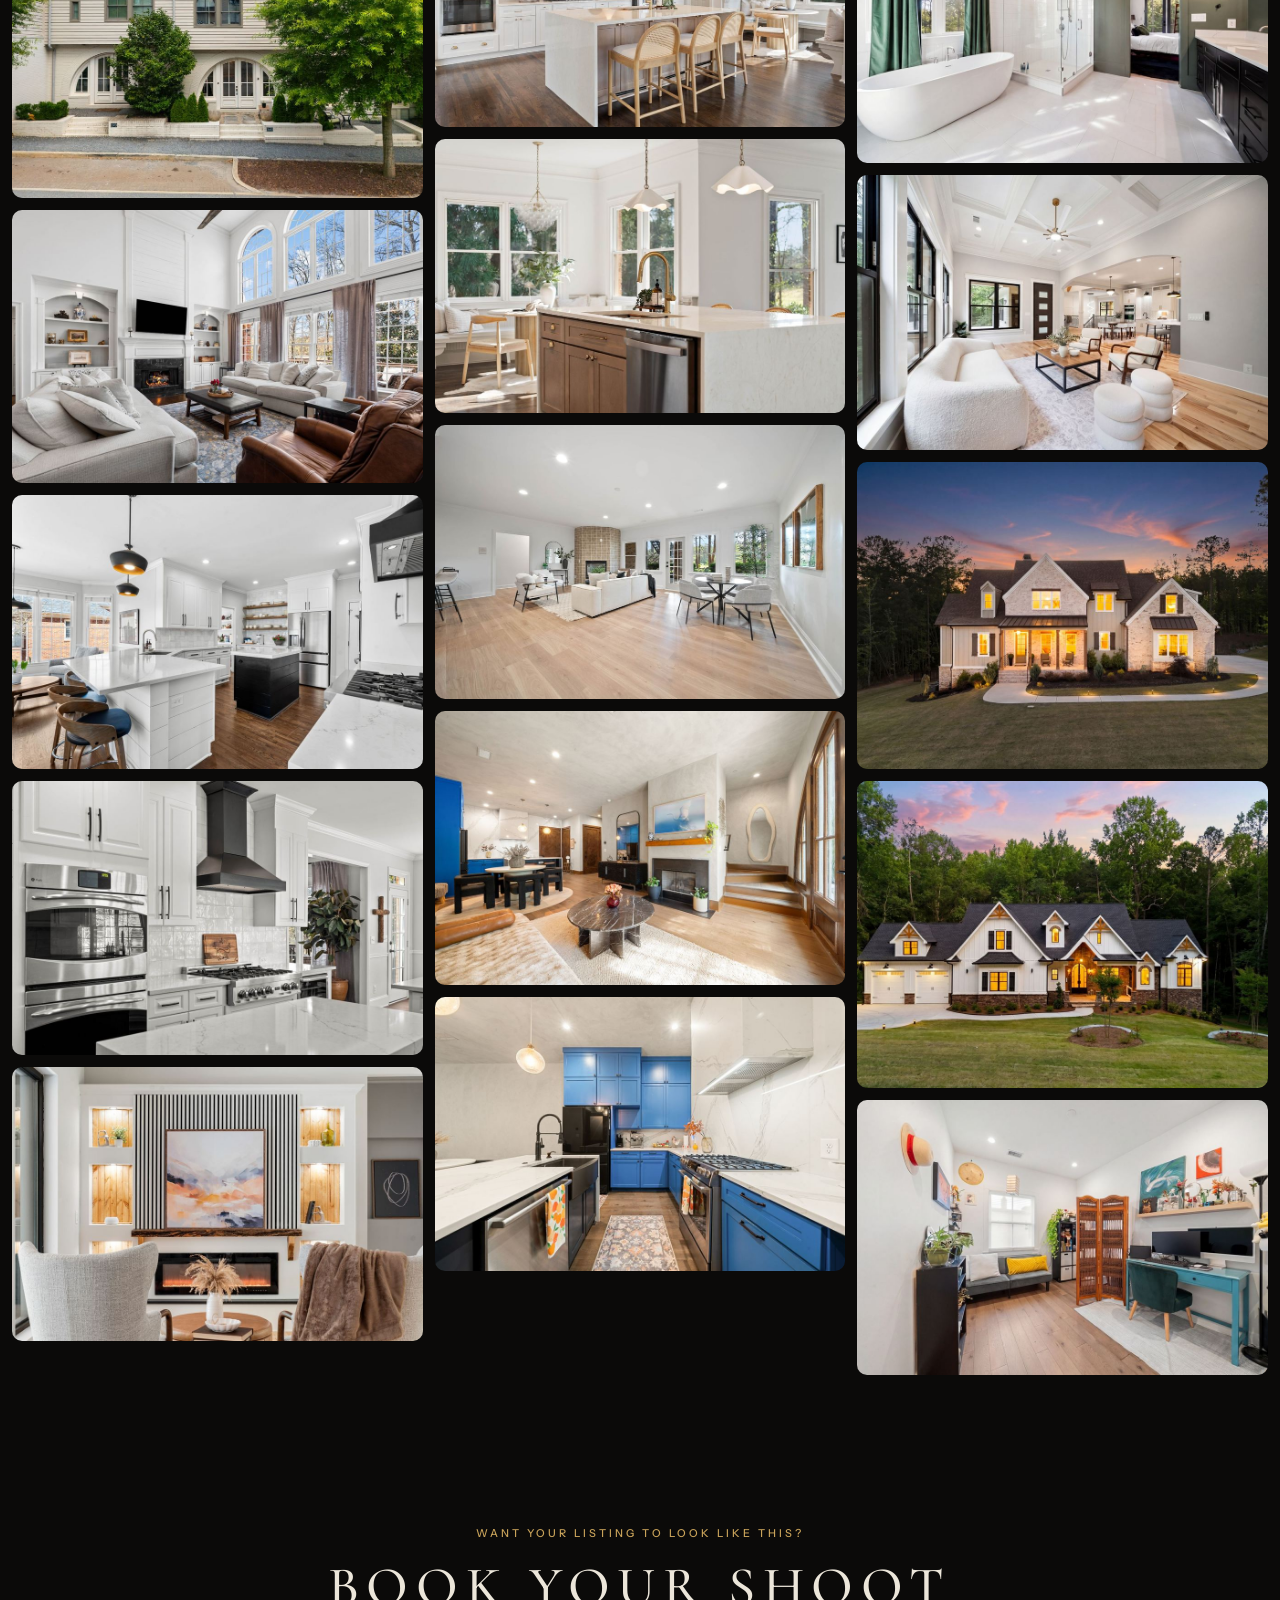
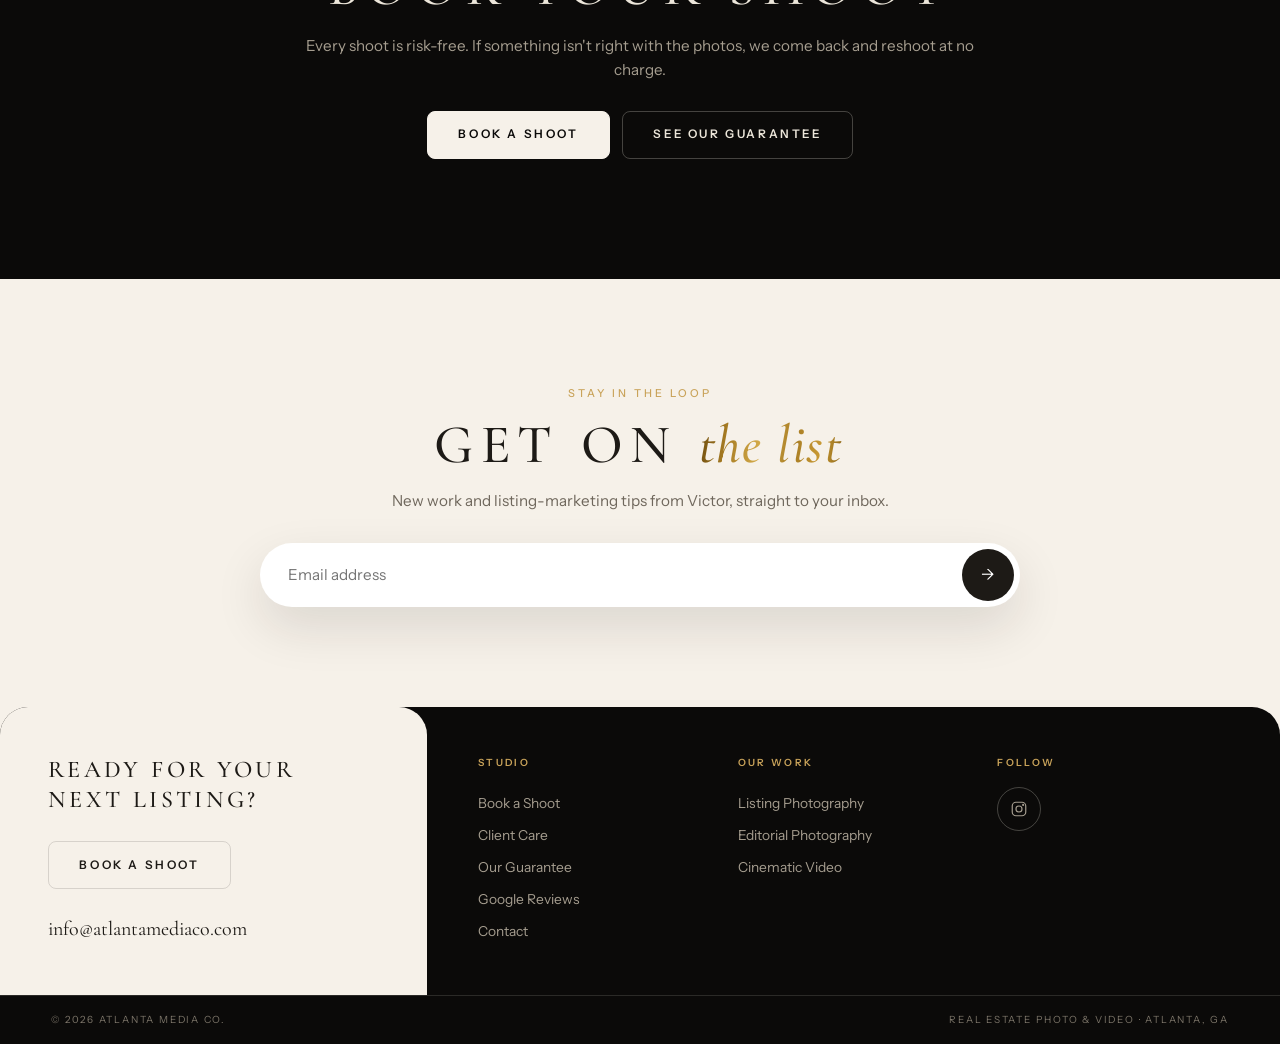
<file: listing-photography.html>
<!DOCTYPE html>
<html lang="en">
<head>
<meta charset="UTF-8">
<meta name="viewport" content="width=device-width, initial-scale=1.0">
<title>Listing Photography — Atlanta Media Co.</title>
<meta name="description" content="Clean, MLS-ready listing photos for Atlanta and North Georgia agents. Most listings land by the next morning.">
<meta property="og:type" content="website">
<meta property="og:url" content="https://atlantamediaco.com/listing-photography">
<meta property="og:title" content="Listing Photography — Atlanta Media Co.">
<meta property="og:description" content="Clean, MLS-ready listing photos for Atlanta and North Georgia agents. Most listings land by the next morning.">
<meta property="og:image" content="https://atlantamediaco.com/share-card.jpg">
<meta property="og:image:width" content="1200">
<meta property="og:image:height" content="630">
<meta name="twitter:card" content="summary_large_image">
<meta name="twitter:image" content="https://atlantamediaco.com/share-card.jpg">
<link rel="preconnect" href="https://fonts.googleapis.com">
<link rel="preconnect" href="https://fonts.gstatic.com" crossorigin>
<link href="https://fonts.googleapis.com/css2?family=Cormorant+Garamond:ital,wght@0,400;0,500;0,600;1,400;1,500&family=Instrument+Sans:wght@400;500;600&display=swap" rel="stylesheet">
<link rel="stylesheet" href="/styles.css?v=24">
</head>
<body id="top">

<section class="hero short">
  <div class="hero-media" style="background-image:url(li-02.jpg)"></div>
  <p class="tagline">Clean · Consistent · MLS-ready</p>
  <h1 class="h-xl" style="margin-top:1.2rem">Listing Photography</h1>
  <div class="btns"><a class="btn btn-glass" href="https://order.atlantamediaco.com/order/atlmediaco/media">Book a Shoot</a></div>
  <p class="tagline">Delivered within 24 hours</p>
</section>
<div class="subnav"><div class="chips"><a class="chip" href="listing-photography">Listing Photos</a><a class="chip" href="editorial-photography">Editorial Photos</a><a class="chip" href="cinematic-video">Cinematic Video</a></div></div>
<section class="sec tight">
  <div class="wrap split rv" style="margin-top:0">
    <div>
      <h2 class="h-md">Listing Photography</h2>
      <p class="sub">Fast turnaround for everyday listings</p>
      <p>Clean, MLS-ready photos for your everyday listings. Consistent quality and fast turnaround, so you can go live sooner.</p>
    </div>
    <div>
      <div class="checks"><div class="check">Delivered within 24 hours, guaranteed</div><div class="check">Interiors, exteriors + details</div><div class="check">Consistent quality, listing after listing</div></div>
      <div class="btns"><a class="btn" href="https://order.atlantamediaco.com/order/atlmediaco/media">Book This Service</a><a class="btn" href="#gallery">See the Photos</a></div>
    </div>
  </div>
</section>
<section id="gallery" style="padding-bottom:24px">
  <p class="caps center mute" style="margin-bottom:22px">51 photos from recent listings · tap any photo to view full size</p>
  <div class="gallery" data-gallery="li:51"></div>
</section>
<section class="sec">
  <div class="wrap sec-head rv">
    <span class="eyebrow">Want your listing to look like this?</span>
    <h2 class="h-lg">Book Your Shoot</h2>
    <p>Every shoot is risk-free. If something isn't right with the photos, we come back and reshoot at no charge.</p>
    <div class="btns" style="margin-top:28px"><a class="btn btn-solid" href="https://order.atlantamediaco.com/order/atlmediaco/media">Book a Shoot</a><a class="btn" href="guarantee">See Our Guarantee</a></div>
  </div>
</section>
<script src="/site.js?v=24"></script>
</body>
</html>
</file>
<file: styles.css>
/* =================================================================
   ATLANTA MEDIA CO. — SITE STYLES
   Ink + cream editorial layout, wide-tracked serif caps, brass accent
   ================================================================= */
:root{
  --ink:#0b0a09;
  --ink-2:#13110f;
  --ink-3:#1c1916;
  --cream:#f6f1e9;
  --cream-2:#ece5d9;
  --paper:#fbf9f5;
  --brass:#c9a35a;
  --brass-2:#b48d45;
  --txt:#ece6da;
  --txt-mute:#a59d8f;
  --txt-dim:#7b7468;
  --ink-txt:#1d1a16;
  --ink-mute:#6f675c;
  --line:rgba(236,230,218,.14);
  --line-2:rgba(236,230,218,.26);
  --line-ink:rgba(29,26,22,.14);
  --serif:'Cormorant Garamond',Georgia,'Times New Roman',serif;
  --sans:'Instrument Sans',system-ui,-apple-system,sans-serif;
  --e:cubic-bezier(.2,.8,.2,1);
  --pad:clamp(16px,4vw,56px);
  --maxw:1240px;
  --r:14px;
}
*{box-sizing:border-box;margin:0;padding:0}
html{scroll-behavior:smooth;-webkit-font-smoothing:antialiased;overflow-x:clip}
body{background:var(--ink);color:var(--txt);font-family:var(--sans);font-size:16px;line-height:1.6;overflow-x:clip}
img,video,iframe{display:block;max-width:100%}
a{color:inherit;text-decoration:none}
button{font:inherit;color:inherit;background:none;border:0;cursor:pointer}
.wrap{max-width:var(--maxw);margin:0 auto;padding:0 var(--pad)}

/* ---------- type ---------- */
.eyebrow{font-family:var(--sans);font-size:.68rem;font-weight:500;letter-spacing:.28em;text-transform:uppercase;color:var(--brass)}
.caps{font-family:var(--sans);font-size:.74rem;font-weight:500;letter-spacing:.24em;text-transform:uppercase}
.h-xl,.h-lg,.h-md{font-family:var(--serif);font-weight:500;text-transform:uppercase;line-height:1.05}
.h-xl{font-size:clamp(2.4rem,6vw,4.6rem);letter-spacing:.14em}
.h-lg{font-size:clamp(2rem,4.4vw,3.4rem);letter-spacing:.14em}
.h-md{font-size:clamp(1.4rem,2.6vw,2rem);letter-spacing:.12em}
.it{font-family:var(--serif);font-style:italic;text-transform:none;letter-spacing:.04em}
.lead{color:var(--txt);font-size:1rem}
.mute{color:var(--txt-mute)}
.center{text-align:center}
.sec-head{text-align:center;max-width:900px;margin:0 auto}
.sec-head > p{max-width:680px;margin-left:auto;margin-right:auto}
.sec-head .h-lg,.sec-head .h-xl{margin:.9rem 0 1.1rem}
.sec-head p{color:var(--txt-mute);font-size:.95rem}
.sec-head p + p{margin-top:.6rem}
.rule{height:1px;background:var(--line);max-width:620px;margin:2.4rem auto 0}

/* ---------- brushed gold (same metallic finish as the current site) ---------- */
.gold,.h-lg em,.h-xl em,.hero.intro h1 em{background:radial-gradient(135% 130% at 26% 16%,rgba(255,249,224,.98) 0%,rgba(255,244,205,0) 44%),linear-gradient(96deg,#7c5810 0%,#c99a34 15%,#f7e08d 31%,#ffe479 47%,#c99b34 63%,#f4d77e 80%,#8f6a1a 100%);
  -webkit-background-clip:text;background-clip:text;-webkit-text-fill-color:transparent;color:transparent;-webkit-box-decoration-break:clone;box-decoration-break:clone;padding-right:.06em;
  filter:drop-shadow(0 1px 3px rgba(0,0,0,.3)) drop-shadow(0 0 12px rgba(240,201,95,.25))}
.h-lg em,.h-xl em{font-style:italic;text-transform:none;letter-spacing:.03em}
.band-cream .gold,.band-cream .h-lg em,.band-cream .h-xl em,.news .h-lg em{background:linear-gradient(96deg,#6b4a0c 0%,#a87d24 20%,#d4ab4a 42%,#a87d24 64%,#c99a34 82%,#7c5810 100%);-webkit-background-clip:text;background-clip:text;filter:none}
.loader .lbar i{background:linear-gradient(90deg,#7c5810,#c99a34 25%,#f7e08d 50%,#c99b34 75%,#8f6a1a)}
.stars,.review .stars{background:linear-gradient(96deg,#c99a34,#f7e08d 45%,#c99b34);-webkit-background-clip:text;background-clip:text;-webkit-text-fill-color:transparent}


/* ---------- buttons ---------- */
.btn{display:inline-flex;align-items:center;justify-content:center;gap:.6rem;min-height:48px;padding:.85rem 1.9rem;
  font-family:var(--sans);font-size:.74rem;font-weight:600;letter-spacing:.22em;text-transform:uppercase;border-radius:8px;white-space:nowrap;
  border:1px solid var(--line-2);color:var(--txt);transition:background .35s var(--e),color .35s var(--e),border-color .35s var(--e)}
.btn:hover{background:var(--txt);color:var(--ink);border-color:var(--txt)}
.btn-glass{background:rgba(255,255,255,.08);border-color:rgba(255,255,255,.6);backdrop-filter:blur(6px);-webkit-backdrop-filter:blur(6px);min-width:240px;font-size:.84rem;padding:1.05rem 2.4rem}
.btn-solid{background:var(--cream);color:var(--ink);border-color:var(--cream)}
.btn-solid:hover{background:var(--brass);border-color:var(--brass);color:var(--ink)}
.btn-ink{border-color:var(--line-ink);color:var(--ink-txt)}
.btn-ink:hover{background:var(--ink-txt);color:var(--cream)}
.btns{display:flex;flex-wrap:wrap;gap:12px;justify-content:center}

/* ---------- header ---------- */
.hdr{position:fixed;inset:0 0 auto;z-index:100;display:flex;align-items:center;justify-content:space-between;gap:24px;
  padding:14px var(--pad);transition:background .4s var(--e),border-color .4s var(--e);border-bottom:1px solid transparent}
.hdr.solid,.hdr.open{background:rgba(11,10,9,.94);backdrop-filter:blur(14px);-webkit-backdrop-filter:blur(14px);border-bottom-color:var(--line)}
.wm{display:flex;flex-direction:column;line-height:1;color:#fff}
.wm b{font-family:var(--serif);font-weight:500;font-size:1.65rem;letter-spacing:.2em}
.wm small{font-family:var(--serif);font-size:.72rem;letter-spacing:.42em;margin-top:5px;padding-left:2px}
.nav{display:flex;align-items:center;gap:30px;margin-right:auto;margin-left:28px}
.nav > a,.nav .dd > button{font-size:.7rem;font-weight:500;letter-spacing:.2em;text-transform:uppercase;color:var(--txt);opacity:.85;transition:opacity .3s}
.nav > a:hover,.nav .dd > button:hover{opacity:1;color:var(--brass)}
.dd{position:relative}
.dd > button::after{content:"";display:inline-block;width:5px;height:5px;border-right:1px solid currentColor;border-bottom:1px solid currentColor;transform:rotate(45deg);margin:0 0 3px 8px}
.dd-menu{position:absolute;top:calc(100% + 18px);left:-18px;min-width:240px;padding:10px;border-radius:12px;background:rgba(19,17,15,.98);border:1px solid var(--line);
  opacity:0;visibility:hidden;transform:translateY(-6px);transition:all .25s var(--e)}
.dd:hover .dd-menu,.dd:focus-within .dd-menu{opacity:1;visibility:visible;transform:none}
.dd-menu a{display:block;padding:10px 12px;border-radius:8px;font-size:.78rem;letter-spacing:.08em;color:var(--txt-mute)}
.dd-menu a:hover{background:var(--ink-3);color:var(--txt)}
.hdr-r{display:flex;align-items:center;gap:14px}
.hdr .btn{min-height:40px;padding:.6rem 1.2rem;font-size:.68rem;background:rgba(255,255,255,.04)}
.burger{display:none;width:40px;height:40px;align-items:center;justify-content:center;flex-direction:column;gap:6px}
.burger span{display:block;width:24px;height:1.5px;background:#fff;transition:transform .3s var(--e),opacity .3s}
.hdr.open .burger span:nth-child(1){transform:translateY(7.5px) rotate(45deg)}
.hdr.open .burger span:nth-child(2){opacity:0}
.hdr.open .burger span:nth-child(3){transform:translateY(-7.5px) rotate(-45deg)}
.mnav{position:fixed;left:0;right:0;top:var(--hdr-h,72px);z-index:99;background:#0b0a09;border-bottom:1px solid var(--line);
  padding:4px var(--pad) 22px;max-height:calc(100svh - var(--hdr-h,72px));overflow:auto;transform:translateY(-8px);opacity:0;visibility:hidden;transition:all .3s var(--e)}
.mnav.open{transform:none;opacity:1;visibility:visible}
.mnav a,.mnav summary{display:flex;justify-content:space-between;align-items:center;padding:16px 0;border-bottom:1px solid var(--line);font-size:.9rem;letter-spacing:.2em;text-transform:uppercase;list-style:none;cursor:pointer}
.mnav summary::-webkit-details-marker{display:none}
.mnav summary::after{content:"+";font-size:1.1rem;color:var(--brass)}
.mnav details[open] summary::after{content:"–"}
.mnav details a{padding:12px 0 12px 14px;font-size:.8rem;letter-spacing:.12em;color:var(--txt-mute)}
.mnav .btn{width:100%;margin-top:18px;justify-content:center;border-bottom:1px solid var(--cream)}
@media(max-width:960px){.nav{display:none}.burger{display:flex}.hdr .btn{min-height:36px;padding:.45rem .9rem;font-size:.6rem;letter-spacing:.16em}}
@media(max-width:360px){.hdr .btn{display:none}}

/* ---------- hero ---------- */
.hero{position:relative;min-height:100svh;display:flex;flex-direction:column;align-items:center;justify-content:center;text-align:center;overflow:hidden;padding:120px var(--pad) 110px}
.hero.short{min-height:78svh}
.hero-media{position:absolute;inset:0;z-index:0;background:#000 center/cover no-repeat}
.hero-media iframe{position:absolute;top:50%;left:50%;width:100vw;height:56.25vw;min-width:177.78vh;min-height:100vh;transform:translate(-50%,-50%);border:0;pointer-events:none}
.hero::after{content:"";position:absolute;inset:0;z-index:1;background:linear-gradient(180deg,rgba(11,10,9,.55) 0%,rgba(11,10,9,.25) 38%,rgba(11,10,9,.35) 70%,var(--ink) 100%)}
.hero.short::after{background:linear-gradient(180deg,rgba(11,10,9,.66) 0%,rgba(11,10,9,.52) 55%,var(--ink) 100%)}
.hero > *:not(.hero-media){position:relative;z-index:2}
.hero .tagline{font-family:var(--sans);font-size:clamp(.8rem,1.6vw,1rem);font-weight:500;letter-spacing:.24em;text-transform:uppercase;color:#fff;text-shadow:0 1px 14px rgba(0,0,0,.45);max-width:640px}
.hero h1{color:#fff;text-shadow:0 2px 24px rgba(0,0,0,.35)}
.hero .tagline + .btn,.hero h1 + .tagline{margin-top:2.2rem}
.hero .btn + .tagline,.hero .btns + .tagline{margin-top:2.2rem;font-size:.78rem}
.hero .btns{margin-top:2.2rem}
.hero-foot{position:absolute !important;left:0;right:0;bottom:26px;text-align:center}
.hero-foot .caps{color:#fff;font-size:.72rem}
.hero-foot small{display:block;margin-top:6px;font-size:.62rem;letter-spacing:.2em;text-transform:uppercase;color:rgba(255,255,255,.55)}

/* ---------- intro: loading screen + homepage headline ---------- */
.loader{position:fixed;inset:0;z-index:300;background:var(--ink);display:flex;flex-direction:column;align-items:center;justify-content:center;gap:2rem;transition:transform 1.1s var(--e)}
.loader.done{transform:translateY(-100%)}
.loader .lname{font-family:var(--serif);font-weight:500;font-size:clamp(1.5rem,4vw,2.5rem);letter-spacing:.2em;text-transform:uppercase;color:#fff;text-align:center;padding:0 16px;opacity:0;animation:fadeUp 1s var(--e) .15s forwards}
.loader .lbar{width:min(320px,60vw);height:1px;background:var(--line);position:relative;overflow:hidden}
.loader .lbar i{position:absolute;inset:0;background:var(--brass);transform:scaleX(0);transform-origin:left}
.loader .lnum{font-size:.72rem;letter-spacing:.24em;color:var(--txt-mute)}
@keyframes fadeUp{from{opacity:0;transform:translateY(14px)}to{opacity:1;transform:none}}
.hero.intro{align-items:stretch;justify-content:flex-end;text-align:left;padding-bottom:clamp(92px,11vh,118px)}
.hero.intro .hero-in{width:100%;max-width:var(--maxw);margin:0 auto}
.hero.intro .tagline{font-size:.72rem;color:rgba(255,255,255,.9)}
.hero.intro h1{font-family:var(--serif);font-weight:500;font-size:clamp(2.5rem,5.4vw,4.7rem);line-height:1.02;letter-spacing:.01em;margin-top:1.1rem;max-width:14ch}
.hero.intro h1 em{font-style:italic}
.hero.intro .lede{max-width:520px;margin-top:1.4rem;color:rgba(255,255,255,.86);font-size:clamp(.98rem,1.4vw,1.1rem)}
.hero.intro .btns{justify-content:flex-start;margin-top:2rem}
.hero.intro .btn-glass{min-width:0}
.he{opacity:0;transform:translateY(24px)}
.reveal-now .he{opacity:1;transform:none;transition:opacity 1.1s var(--e),transform 1.1s var(--e)}
.reveal-now .d2{transition-delay:.12s}.reveal-now .d3{transition-delay:.26s}.reveal-now .d4{transition-delay:.4s}
@media(max-width:560px){.hero.intro .btns .btn{flex:1 1 100%}}
@media(prefers-reduced-motion:reduce){.he{opacity:1;transform:none}}

/* ---------- service cards ---------- */
.cards{display:grid;grid-template-columns:repeat(4,1fr);gap:12px;padding:12px}
.card{position:relative;display:block;aspect-ratio:3/4;border-radius:var(--r);overflow:hidden;background:var(--ink-3) center/cover}
.card::before{content:"";position:absolute;inset:0;background:inherit;background-size:cover;background-position:center;transition:transform 1.2s var(--e)}
.card:hover::before{transform:scale(1.05)}
.card::after{content:"";position:absolute;inset:0;background:linear-gradient(180deg,rgba(0,0,0,.45) 0%,rgba(0,0,0,0) 30%,rgba(0,0,0,0) 55%,rgba(0,0,0,.72) 100%)}
.card > *{position:relative;z-index:1}
.card h3{position:absolute;top:18px;left:20px;right:20px;font-family:var(--serif);font-weight:500;font-size:1.05rem;letter-spacing:.2em;text-transform:uppercase;color:#fff}
.card p{position:absolute;left:20px;right:20px;bottom:18px;font-size:.82rem;line-height:1.45;color:rgba(255,255,255,.88)}
@media(max-width:960px){.cards{grid-template-columns:repeat(2,1fr)}}
@media(max-width:560px){.cards{gap:8px;padding:8px}.card{aspect-ratio:4/5}.card h3{font-size:.8rem;top:12px;left:12px;letter-spacing:.16em}.card p{left:12px;right:12px;bottom:10px;font-size:.7rem}}

/* ---------- chips ---------- */
.chipbar{padding:34px var(--pad) 48px;text-align:center}
.chipbar .caps{color:var(--txt);margin-bottom:18px}
.chips{display:flex;flex-wrap:wrap;justify-content:center;gap:10px;max-width:1100px;margin:0 auto}
.chip{display:inline-flex;align-items:center;justify-content:center;min-height:44px;padding:.55rem 1.3rem;border:1px solid var(--line-2);border-radius:10px;font-size:.72rem;font-weight:600;letter-spacing:.2em;text-transform:uppercase;transition:all .3s var(--e)}
a.chip:hover{background:var(--txt);color:var(--ink)}
.chips.light .chip{border-color:var(--line-ink);color:var(--ink-txt);border-radius:999px;font-weight:500;letter-spacing:.06em;text-transform:none;font-size:.82rem;min-height:38px}
@media(max-width:560px){.chips{display:grid;grid-template-columns:1fr 1fr}.chips.light{display:flex}}

/* ---------- collage band ---------- */
.collage{position:relative;height:clamp(420px,62vw,640px);overflow:hidden;display:flex;align-items:center;justify-content:center;text-align:center}
.collage-grid{position:absolute;left:50%;top:50%;width:150%;display:grid;grid-template-columns:repeat(6,1fr);gap:10px;transform:translate(-50%,-50%) rotate(-8deg);opacity:.55}
.collage-grid img{width:100%;aspect-ratio:3/2;object-fit:cover;border-radius:6px}
.collage::after{content:"";position:absolute;inset:0;background:radial-gradient(ellipse at center,rgba(11,10,9,.35) 0%,rgba(11,10,9,.8) 62%,var(--ink) 100%)}
.collage > div:last-child{position:relative;z-index:2;padding:0 var(--pad)}
.collage .h-xl{font-style:italic;color:#fff;letter-spacing:.18em}
.collage p{margin-top:1rem;color:#fff;letter-spacing:.2em;font-size:.78rem;text-transform:uppercase}

/* ---------- sections ---------- */
.sec{padding:clamp(72px,10vw,120px) 0}
.sec.tight{padding:clamp(56px,7vw,80px) 0}
.band-cream{background:var(--cream);color:var(--ink-txt)}
.band-cream .mute,.band-cream .sec-head p{color:var(--ink-mute)}
.band-cream .rule{background:var(--line-ink)}
.band-cream .eyebrow{color:var(--brass-2)}
.round-top{border-radius:28px 28px 0 0}
.round{border-radius:28px;margin:0 12px}

/* ---------- phone carousel ---------- */
.phones{position:relative;overflow:hidden;padding-top:20px !important;padding-bottom:30px !important;display:flex;align-items:center;justify-content:center;gap:clamp(12px,2vw,28px);margin-top:56px;padding:0 var(--pad)}
.phone{position:relative;flex:0 0 auto;width:clamp(180px,20vw,250px);aspect-ratio:9/19.5;border-radius:38px;padding:9px;background:linear-gradient(145deg,#4a4640,#1b1916 40%,#3a3631);box-shadow:0 30px 60px rgba(0,0,0,.55),inset 0 0 0 1px rgba(255,255,255,.12);transition:transform .6s var(--e),opacity .6s var(--e)}
.phone{z-index:3}
.phone.side{transform:scale(.84);opacity:.45;z-index:2}
.phone.far{z-index:1}
.phone.far{transform:scale(.7);opacity:.2}
.phone-scr{position:relative;width:100%;height:100%;border-radius:30px;overflow:hidden;background:#000}
.phone-scr iframe{position:absolute;top:50%;left:50%;height:100%;width:123%;transform:translate(-50%,-50%) scale(1.24);border:0;pointer-events:none}
.phone-scr::before{content:"";position:absolute;top:8px;left:50%;transform:translateX(-50%);width:34%;height:22px;border-radius:20px;background:#000;z-index:3}
.phone-cap{position:absolute;left:14px;right:14px;bottom:18px;z-index:3;color:#fff;text-align:left;text-shadow:0 1px 8px rgba(0,0,0,.6)}
.phone-cap b{display:block;font-size:.82rem;font-weight:600}
.phone-cap span{font-size:.7rem;opacity:.8}
.phone-scr::after{content:"";position:absolute;inset:auto 0 0;height:40%;background:linear-gradient(transparent,rgba(0,0,0,.6));z-index:2}
.ph-arrow{position:absolute;top:50%;transform:translateY(-50%);width:44px;height:44px;border-radius:50%;border:1px solid var(--line-2);display:grid;place-items:center;background:rgba(11,10,9,.6);z-index:5}
.ph-arrow:hover{background:var(--txt);color:var(--ink)}
.ph-arrow.l{left:max(var(--pad),calc(50% - 470px))}.ph-arrow.r{right:max(var(--pad),calc(50% - 470px))}
@media(max-width:700px){.phone.far{display:none}.phone{width:58vw}.phone.side{transform:scale(.8);opacity:.35;width:44vw;margin:0 -16vw}.ph-arrow{width:38px;height:38px}}

/* ---------- iPhone reels (3 playing at once) ---------- */
.iphones{display:flex;justify-content:center;align-items:flex-end;gap:clamp(22px,3.4vw,52px);margin-top:60px;padding:30px var(--pad) 50px}
.iphone{position:relative;flex:0 0 auto;width:clamp(230px,21vw,292px);aspect-ratio:71.6/146.6;container-type:inline-size;border-radius:16.5%/8.05%;padding:.75%;
  background:linear-gradient(160deg,#4a4946 0%,#252523 18%,#161615 50%,#1f1f1d 82%,#45443f 100%);
  box-shadow:0 40px 80px -30px rgba(0,0,0,.9),0 0 0 .5px rgba(255,255,255,.22),inset 0 0 0 .5px rgba(255,255,255,.18)}
.iphone .sb{position:absolute;width:.7%;border-radius:1px;background:linear-gradient(90deg,#1a1a19,#3a3936 50%,#1f1f1e)}
.iphone .sb.ac{left:-.75%;top:17%;height:4%}
.iphone .sb.v1{left:-.75%;top:23.5%;height:7%}
.iphone .sb.v2{left:-.75%;top:32%;height:7%}
.iphone .sb.pw{right:-.75%;top:26%;height:11%}
.iphone .bezel{position:relative;height:100%;border-radius:15.9%/7.75%;background:#000;padding:1.9%}
.iphone .scr{position:relative;height:100%;border-radius:13.8%/6.5%;overflow:hidden;background:#0d0d0d;font-family:-apple-system,BlinkMacSystemFont,'SF Pro Text','Helvetica Neue',sans-serif;color:#fff}
.iphone .scr iframe{position:absolute;top:50%;left:50%;height:100%;width:auto;max-width:none;aspect-ratio:9/16;transform:translate(-50%,-50%);border:0;pointer-events:none}
.iphone .scr::before{content:"";position:absolute;left:0;right:0;top:0;height:12%;z-index:3;pointer-events:none;background:linear-gradient(rgba(0,0,0,.35),transparent)}
.iphone .scr::after{content:"";position:absolute;inset:0;z-index:6;pointer-events:none;background:linear-gradient(118deg,rgba(255,255,255,.05) 0%,rgba(255,255,255,0) 28%)}
.iphone .island{position:absolute;top:1.7%;left:50%;transform:translateX(-50%);width:31%;height:3.6%;border-radius:999px;background:#000;z-index:8}
.iphone .sbar{position:absolute;top:2.2%;left:10.5%;right:8.5%;z-index:7;display:flex;justify-content:space-between;align-items:center;font-size:5.2cqw;font-weight:600;letter-spacing:-.01em}
.iphone .sbar .ic{display:flex;gap:1.5cqw;align-items:center}
.iphone .sbar svg{height:4cqw;width:auto;fill:#fff}
.iphone .hind{position:absolute;left:50%;bottom:1.1%;transform:translateX(-50%);width:35%;height:1.4cqw;border-radius:999px;background:rgba(255,255,255,.85);z-index:8}
.stack-cap{text-align:center;margin-top:6px;font-size:.78rem;letter-spacing:.06em;color:var(--txt-mute);min-height:1.4em}
.stack-cap b{color:var(--txt);font-weight:600}
/* stacked: one iPhone in front, two behind (tap a side phone or the arrows to rotate) */
.iphones.stack{--pw:max(210px,min(clamp(240px,21vw,290px),calc((100svh - 240px) / 2.05)));--shift:60%;position:relative;display:block;height:calc(var(--pw) * 2.048 + 70px);overflow:hidden;padding:0}
.stack .iphone{position:absolute;left:50%;top:35px;width:var(--pw);transform:translateX(-50%);transition:transform .8s var(--e),filter .8s var(--e)}
.stack .iphone.pos-c{z-index:3;transform:translateX(-50%)}
.stack .iphone.pos-l{z-index:2;transform:translateX(calc(-50% - var(--shift))) scale(.86) rotate(-3deg);filter:brightness(.42);cursor:pointer}
.stack .iphone.pos-r{z-index:2;transform:translateX(calc(-50% + var(--shift))) scale(.86) rotate(3deg);filter:brightness(.42);cursor:pointer}
.stack .iphone.pos-l:hover,.stack .iphone.pos-r:hover{filter:brightness(.62)}
.stack-wrap{position:relative;margin-top:44px}
.stack-wrap .ph-arrow{z-index:6}
.stack-wrap .ph-arrow.l{left:max(var(--pad),calc(50% - var(--pw,300px) * 1.55))}
.stack-wrap .ph-arrow.r{right:max(var(--pad),calc(50% - var(--pw,300px) * 1.55))}
.stack-dots{display:flex;justify-content:center;gap:8px;margin-top:4px}
.stack-dots i{width:6px;height:6px;border-radius:50%;background:var(--line-2);transition:background .3s,transform .3s}
.stack-dots i.on{background:var(--brass);transform:scale(1.3)}
@media(max-width:760px){.iphones.stack{--pw:max(190px,min(60vw,calc((100svh - 230px) / 2.05)));--shift:46%;padding:0;overflow:hidden}.stack .iphone{scroll-snap-align:none}.stack-wrap .ph-arrow.l{left:8px}.stack-wrap .ph-arrow.r{right:8px}}
.swipe-hint{display:none;text-align:center;font-size:.66rem;letter-spacing:.22em;text-transform:uppercase;color:var(--txt-mute);margin-top:-18px}
@media(max-width:760px){
  .iphones{justify-content:flex-start;overflow-x:auto;scroll-snap-type:x mandatory;scrollbar-width:none;gap:18px;padding:24px calc(50vw - 33vw) 40px}
  .iphones::-webkit-scrollbar{display:none}
  .iphone{width:66vw;scroll-snap-align:center}
  .iphone:nth-child(2){transform:none}
  .swipe-hint{display:block}
}

/* ---------- photo strip + feature rows ---------- */
.strip{display:flex;gap:12px;overflow-x:auto;scroll-snap-type:x mandatory;padding:0 var(--pad) 6px;margin-top:48px;scrollbar-width:none}
.strip::-webkit-scrollbar{display:none}
.strip a{flex:0 0 auto;width:clamp(260px,32vw,420px);aspect-ratio:3/2;border-radius:var(--r);overflow:hidden;scroll-snap-align:start}
.strip img{width:100%;height:100%;object-fit:cover;transition:transform 1s var(--e)}
.strip a:hover img{transform:scale(1.04)}
.split{display:grid;grid-template-columns:1fr 1fr;gap:clamp(32px,6vw,90px);align-items:center;margin-top:56px}
.split .h-md{margin-bottom:.6rem}
.split .sub{font-size:.72rem;letter-spacing:.24em;text-transform:uppercase;color:var(--txt-mute);margin-bottom:1.2rem}
.split p{color:var(--txt-mute);font-size:.95rem}
.checks{display:grid;gap:12px}
.check{display:flex;align-items:center;gap:14px;padding:14px 18px;border:1px solid var(--line);border-radius:10px;background:var(--ink-2);font-size:.88rem}
.check::before{content:"";flex:0 0 20px;height:20px;border-radius:50%;border:1px solid var(--line-2);background:url("data:image/svg+xml,%3Csvg xmlns='http://www.w3.org/2000/svg' viewBox='0 0 20 20'%3E%3Cpath d='M6 10.5l2.6 2.6L14.5 7' fill='none' stroke='%23ece6da' stroke-width='1.6'/%3E%3C/svg%3E") center/20px no-repeat}
.split .btns{justify-content:flex-start;margin-top:22px}
@media(max-width:860px){.split{grid-template-columns:1fr}}

/* ---------- marquee ---------- */
.trusted{padding:56px 0;text-align:center;overflow:hidden}
.trusted .eyebrow{display:block;margin-bottom:22px}
.mq{display:flex;width:max-content;gap:64px;animation:mq 40s linear infinite}
.mq span{font-family:var(--serif);font-size:1.35rem;letter-spacing:.06em;color:var(--txt-mute);white-space:nowrap}
@keyframes mq{to{transform:translateX(-50%)}}

/* ---------- people ---------- */
.people{display:grid;grid-template-columns:1fr 1fr;gap:clamp(20px,4vw,48px);max-width:900px;margin:56px auto 0}
.person img{width:100%;aspect-ratio:4/5;object-fit:cover;border-radius:var(--r);box-shadow:0 30px 60px rgba(29,26,22,.18)}
.person h3{font-family:var(--serif);font-weight:500;font-size:1.5rem;letter-spacing:.12em;text-transform:uppercase;margin-top:22px;text-align:center}
.person .role{display:block;text-align:center;font-size:.66rem;letter-spacing:.22em;text-transform:uppercase;color:var(--brass-2);margin-top:4px}
.person p{margin-top:14px;color:var(--ink-mute);font-size:.92rem;text-align:center}
@media(max-width:640px){.people{grid-template-columns:1fr;max-width:420px}}

/* ---------- stats ---------- */
.stats{background:linear-gradient(180deg,#17130d,#0f0d0a);padding:56px var(--pad);text-align:center}
.stats .eyebrow{display:block;margin-bottom:28px}
.stat-row{display:grid;grid-template-columns:repeat(4,1fr);max-width:1000px;margin:0 auto}
.stat{padding:0 12px;border-left:1px solid var(--line)}
.stat:first-child{border-left:0}
.stat b{display:block;font-family:var(--serif);font-weight:500;font-size:clamp(2rem,3.6vw,2.8rem);line-height:1.1;color:#fff}
.stat span{display:block;margin-top:8px;font-size:.64rem;letter-spacing:.22em;text-transform:uppercase;color:var(--txt-mute)}
@media(max-width:700px){.stat-row{grid-template-columns:1fr 1fr;row-gap:28px}.stat:nth-child(3){border-left:0}}

/* ---------- reviews ---------- */
.reviews{display:grid;grid-auto-flow:column;grid-auto-columns:min(420px,84vw);gap:16px;overflow-x:auto;scroll-snap-type:x mandatory;padding:8px var(--pad) 10px;margin-top:48px;scrollbar-width:none}
.reviews::-webkit-scrollbar{display:none}
.review{scroll-snap-align:center;padding:30px 28px;border:1px solid var(--line);border-radius:var(--r);background:var(--ink-2);display:flex;flex-direction:column}
.review .stars{color:var(--brass);letter-spacing:.2em;font-size:.86rem}
.review q{display:block;margin:16px 0 22px;font-family:var(--serif);font-size:1.28rem;line-height:1.4;color:var(--txt);quotes:"“" "”"}
.review .who{margin-top:auto;font-size:.66rem;letter-spacing:.22em;text-transform:uppercase;color:var(--txt-mute)}
.review .who b{color:var(--txt);font-weight:600}

/* ---------- why tiles ---------- */
.tiles{display:grid;grid-template-columns:repeat(4,1fr);gap:14px;margin-top:48px}
.tile{position:relative;aspect-ratio:3/4;border-radius:var(--r);overflow:hidden;background:#000}
.tile img{width:100%;height:100%;object-fit:cover;transition:transform 1s var(--e),filter .6s var(--e)}
.tile::after{content:"";position:absolute;inset:0;background:linear-gradient(180deg,transparent 45%,rgba(0,0,0,.8))}
.tile h3{position:absolute;left:18px;right:18px;bottom:18px;z-index:1;font-family:var(--serif);font-weight:500;font-size:1rem;letter-spacing:.18em;text-transform:uppercase;color:#fff;transition:transform .5s var(--e)}
.tile p{position:absolute;left:18px;right:18px;bottom:18px;z-index:1;font-size:.84rem;line-height:1.45;color:rgba(255,255,255,.9);opacity:0;transform:translateY(10px);transition:all .5s var(--e)}
.tile:hover img{transform:scale(1.06);filter:brightness(.55)}
.tile:hover h3{transform:translateY(-64px)}
.tile:hover p{opacity:1;transform:none}
@media(hover:none){.tile img{filter:brightness(.6)}.tile h3{transform:translateY(-64px)}.tile p{opacity:1;transform:none}}
@media(max-width:860px){.tiles{grid-template-columns:1fr 1fr}}
@media(max-width:480px){.tile h3{font-size:.8rem;left:12px;right:12px;transform:translateY(-78px) !important}.tile p{left:12px;right:12px;bottom:12px;font-size:.72rem}}

/* ---------- steps ---------- */
.steps{display:grid;grid-template-columns:repeat(3,1fr);gap:16px;margin-top:48px}
.step{padding:30px 26px;border:1px solid var(--line);border-radius:var(--r);background:var(--ink-2)}
.step .n{font-family:var(--serif);font-size:2.4rem;color:var(--brass);line-height:1}
.step h3{font-family:var(--serif);font-weight:500;font-size:1.15rem;letter-spacing:.14em;text-transform:uppercase;margin:16px 0 8px}
.step p{color:var(--txt-mute);font-size:.9rem}
.band-cream .step{background:var(--paper);border-color:var(--line-ink)}
.band-cream .step p{color:var(--ink-mute)}
@media(max-width:860px){.steps{grid-template-columns:1fr}}

/* ---------- where we shoot ---------- */
.where{display:grid;grid-template-columns:1.1fr 1fr;gap:clamp(28px,5vw,64px);align-items:center;margin-top:48px}
.where-img{position:relative;border-radius:var(--r);overflow:hidden;box-shadow:0 30px 60px rgba(29,26,22,.18)}
.where-img img{width:100%;aspect-ratio:4/3;object-fit:cover}
.where-img figcaption{position:absolute;left:0;right:0;bottom:0;padding:16px 18px;background:linear-gradient(transparent,rgba(0,0,0,.7));color:#fff;display:flex;justify-content:space-between;align-items:flex-end}
.where-img figcaption b{font-family:var(--serif);font-weight:500;font-size:1.4rem;letter-spacing:.06em}
.where-img figcaption span{font-size:.62rem;letter-spacing:.2em;text-transform:uppercase;opacity:.8}
.where h3{font-size:.68rem;letter-spacing:.24em;text-transform:uppercase;color:var(--brass-2);margin-bottom:16px;font-weight:600}
.where .note{margin-top:16px;font-size:.84rem;color:var(--ink-mute)}
@media(max-width:860px){.where{grid-template-columns:1fr}}

/* ---------- promise strip ---------- */
.promises{display:grid;grid-template-columns:repeat(4,1fr);gap:1px;background:var(--line);border:1px solid var(--line);border-radius:var(--r);overflow:hidden;margin-top:48px}
.promise{background:var(--ink);padding:24px 22px}
.promise b{display:block;font-family:var(--serif);font-weight:500;font-size:1.05rem;letter-spacing:.12em;text-transform:uppercase}
.promise span{display:block;margin-top:6px;font-size:.84rem;color:var(--txt-mute)}
@media(max-width:860px){.promises{grid-template-columns:1fr 1fr}}
@media(max-width:480px){.promises{grid-template-columns:1fr}}

/* ---------- info cards (guarantee / client care) ---------- */
.icards{display:grid;grid-template-columns:repeat(2,1fr);gap:16px;margin-top:48px}
.icards.three{grid-template-columns:repeat(3,1fr)}
.icard{padding:30px 28px;border:1px solid var(--line);border-radius:var(--r);background:var(--ink-2)}
.icard h3{font-family:var(--serif);font-weight:500;font-size:1.25rem;letter-spacing:.12em;text-transform:uppercase;margin-bottom:10px}
.icard p{color:var(--txt-mute);font-size:.92rem}
.band-cream .icard{background:var(--paper);border-color:var(--line-ink)}
.band-cream .icard p{color:var(--ink-mute)}
@media(max-width:860px){.icards,.icards.three{grid-template-columns:1fr}}

/* ---------- gallery ---------- */
.subnav{position:sticky;top:var(--hdr-h,72px);z-index:20;background:rgba(11,10,9,.94);backdrop-filter:blur(12px);-webkit-backdrop-filter:blur(12px);border-bottom:1px solid var(--line);padding:12px var(--pad)}
.subnav .chips{display:grid;grid-template-columns:repeat(3,1fr);max-width:900px}
.subnav .chip{min-height:42px;font-size:.66rem}
.subnav .chip.on{background:var(--txt);color:var(--ink);border-color:var(--txt)}
@media(max-width:560px){.subnav .chip{font-size:.56rem;letter-spacing:.12em;padding:.4rem .5rem}}
#gallery > .caps{padding:0 var(--pad)}
.gallery{columns:3 320px;column-gap:12px;padding:0 12px}
.gallery a{display:block;margin-bottom:12px;border-radius:10px;overflow:hidden;break-inside:avoid;background:var(--ink-3)}
.gallery img{width:100%;height:auto;transition:transform 1s var(--e),opacity .6s}
.gallery a:hover img{transform:scale(1.03)}
.lb{position:fixed;inset:0;z-index:200;background:rgba(5,5,5,.95);display:none;align-items:center;justify-content:center;padding:56px 16px}
.lb.open{display:flex}
.lb img{max-width:100%;max-height:100%;border-radius:8px}
.lb button{position:absolute;width:48px;height:48px;border-radius:50%;border:1px solid var(--line-2);display:grid;place-items:center;font-size:1.3rem;background:rgba(11,10,9,.6)}
.lb .x{top:14px;right:14px}.lb .pv{left:14px;top:50%;transform:translateY(-50%)}.lb .nx{right:14px;top:50%;transform:translateY(-50%)}
.lb .ct{position:absolute;bottom:18px;left:0;right:0;text-align:center;font-size:.7rem;letter-spacing:.2em;color:var(--txt-mute)}

/* ---------- footer ---------- */
.news{background:var(--cream);color:var(--ink-txt);text-align:center;padding:clamp(64px,9vw,100px) var(--pad) clamp(90px,10vw,130px)}
.news .h-lg{margin:.8rem 0 .9rem}
.news p{color:var(--ink-mute);font-size:.95rem}
.news form{display:flex;max-width:760px;margin:30px auto 0;padding:6px;border-radius:999px;background:#fff;box-shadow:0 20px 50px rgba(29,26,22,.12)}
.news input{flex:1;min-width:0;border:0;background:none;padding:0 22px;font:inherit;font-size:.95rem;color:var(--ink-txt);outline:none}
.news button{width:52px;height:52px;border-radius:50%;background:var(--ink-txt);color:#fff;display:grid;place-items:center;flex:0 0 auto}
.foot{background:var(--ink);border-radius:28px 28px 0 0;margin-top:-28px;position:relative;overflow:hidden}
.foot-grid{display:grid;grid-template-columns:minmax(300px,1fr) 2fr}
.foot-card{background:var(--cream);color:var(--ink-txt);padding:48px clamp(24px,4vw,48px);border-radius:0 28px 0 0}
.foot-card h2{font-family:var(--serif);font-weight:500;font-size:1.5rem;line-height:1.25;letter-spacing:.14em;text-transform:uppercase}
.foot-card .btn{margin:26px 0 24px}
.foot-card a.em{display:block;font-family:var(--serif);font-size:1.25rem}
.foot-card small{display:block;margin-top:8px;font-size:.78rem;color:var(--ink-mute)}
.foot-cols{display:grid;grid-template-columns:repeat(3,1fr);gap:28px;padding:48px clamp(24px,4vw,56px)}
.foot-cols h4{font-size:.62rem;letter-spacing:.24em;text-transform:uppercase;color:var(--brass);font-weight:600;margin-bottom:16px}
.foot-cols a{display:block;padding:5px 0;font-size:.86rem;color:var(--txt-mute)}
.foot-cols a:hover{color:var(--txt)}
.foot-cols.two{grid-template-columns:repeat(2,1fr)}
.socials{display:flex;gap:12px;flex-wrap:wrap;margin-top:6px}
.socials a{width:44px;height:44px;border-radius:50%;border:1px solid var(--line-2);display:grid;place-items:center;padding:0}
.socials svg{width:18px;height:18px;fill:none;stroke:currentColor;stroke-width:1.6}
.foot-base{display:flex;justify-content:space-between;flex-wrap:wrap;gap:10px;padding:16px clamp(24px,4vw,56px);border-top:1px solid var(--line);font-size:.62rem;letter-spacing:.18em;text-transform:uppercase;color:var(--txt-dim)}
@media(max-width:860px){.foot-grid{grid-template-columns:1fr}.foot-card{border-radius:0}}
@media(max-width:560px){.foot-cols{grid-template-columns:1fr 1fr}.foot-cols > div:last-child{grid-column:1/-1}}

.totop{position:fixed;right:18px;bottom:18px;z-index:90;display:flex;align-items:center;gap:8px;padding:10px 16px;border-radius:999px;background:var(--cream);color:var(--ink);font-size:.62rem;font-weight:600;letter-spacing:.18em;text-transform:uppercase;box-shadow:0 10px 30px rgba(0,0,0,.35);opacity:0;visibility:hidden;transition:all .3s var(--e)}
.totop.show{opacity:1;visibility:visible}
@media(max-width:560px){.totop span{display:none}.totop{padding:12px}}

/* ---------- reveal ---------- */
.rv{opacity:0;transform:translateY(22px);transition:opacity 1s var(--e),transform 1s var(--e)}
.rv.in{opacity:1;transform:none}
@media(prefers-reduced-motion:reduce){.rv{opacity:1;transform:none}.mq{animation:none}}


/* ---------- end-of-year promo pop-up (Nov 1 - Dec 31) ---------- */
.promo{position:fixed;inset:0;z-index:300;display:grid;place-items:center;padding:16px;background:rgba(11,10,9,.74);backdrop-filter:blur(6px);-webkit-backdrop-filter:blur(6px);opacity:0;visibility:hidden;transition:opacity .6s var(--e),visibility 0s linear .6s}
.promo.open{opacity:1;visibility:visible;transition:opacity .6s var(--e),visibility 0s}
.promo-card{position:relative;width:min(920px,100%);max-height:calc(100svh - 32px);overflow:auto;display:grid;grid-template-columns:1fr 1.15fr;background:var(--ink-2);border:1px solid var(--line-2);border-radius:var(--r);transform:translateY(24px);transition:transform .8s var(--e)}
.promo.open .promo-card{transform:none}
.promo-img{position:relative;min-height:100%;background:url(li-13.jpg) center/cover}
.promo-img::after{content:"";position:absolute;inset:0;background:linear-gradient(180deg,rgba(11,10,9,0) 45%,rgba(11,10,9,.85))}
.promo-img .stamp{position:absolute;left:22px;bottom:20px;z-index:1;font-size:.62rem;font-weight:500;letter-spacing:.24em;text-transform:uppercase;color:var(--txt)}
.promo-body{padding:clamp(24px,4vw,44px)}
.promo-x{position:absolute;top:14px;right:16px;z-index:2;width:36px;height:36px;display:grid;place-items:center;font-size:1.4rem;line-height:1;color:var(--txt);background:rgba(11,10,9,.6);border:1px solid var(--line-2);border-radius:50%}
.promo-x:hover{border-color:var(--brass)}
.promo h2{font-family:var(--serif);font-weight:500;font-size:clamp(1.9rem,3.6vw,2.7rem);line-height:1.08;margin:12px 0 12px}
.promo h2 em{font-style:italic}
.promo p.lede{color:var(--txt-mute);font-size:.98rem;margin-bottom:22px}
.promo-form{display:grid;grid-template-columns:1fr 1fr;gap:12px}
.promo-form .full{grid-column:1/-1}
.promo-form label{display:block;font-size:.6rem;font-weight:500;letter-spacing:.2em;text-transform:uppercase;color:var(--txt-dim);margin-bottom:6px}
.promo-form input{width:100%;font:inherit;font-size:.95rem;color:var(--txt);background:var(--ink-3);border:1px solid var(--line);border-radius:8px;padding:12px 14px;transition:border-color .3s}
.promo-form input:focus{outline:none;border-color:var(--brass)}
.promo-form .btn{margin-top:6px}
.promo-fine{font-size:.74rem;color:var(--txt-dim);margin-top:16px;line-height:1.5}
.promo-hp{position:absolute;left:-9999px;width:1px;height:1px;opacity:0}
.promo-err{display:none;font-size:.8rem;color:#f0a58a;line-height:1.4}
.promo-err.show{display:block}
.promo-form .btn[disabled]{opacity:.6;pointer-events:none}
.promo-done{display:none}
.promo.sent .promo-form,.promo.sent .lede,.promo.sent .promo-fine,.promo.sent #promoTitle,.promo.sent .promo-body>.eyebrow{display:none}
.promo.sent .promo-done{display:block}
.promo-done p{color:var(--txt-mute);margin:8px 0 24px}
@media(max-width:720px){
  .promo-card{grid-template-columns:1fr}
  .promo-img{min-height:110px}
  .promo-body{padding:22px 20px 20px}
  .promo h2{font-size:1.75rem;margin:10px 0 8px}
  .promo p.lede{font-size:.9rem;line-height:1.5;margin-bottom:16px}
  .promo-form{gap:9px}
  .promo-form input{padding:10px 12px}
  .promo-form .wide{grid-column:1/-1}
  .promo-fine{margin-top:12px}
}
</file>
